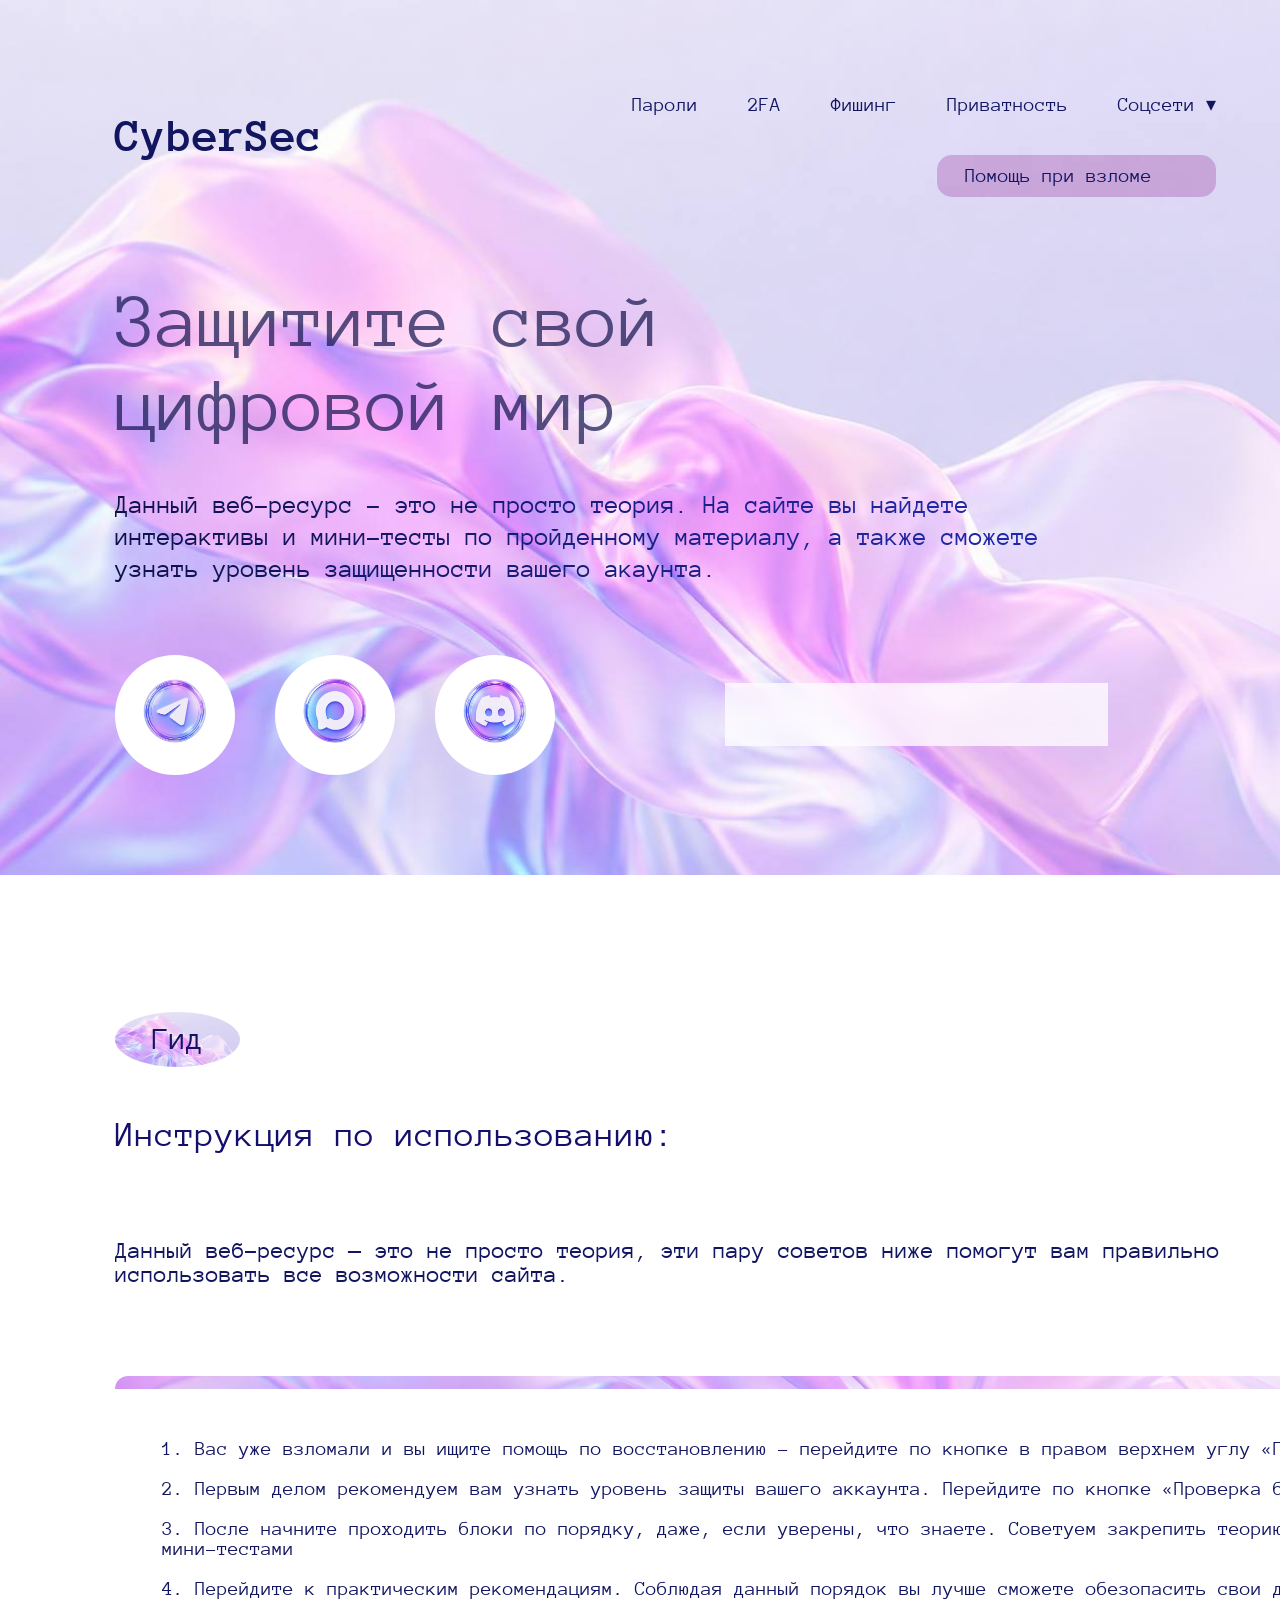
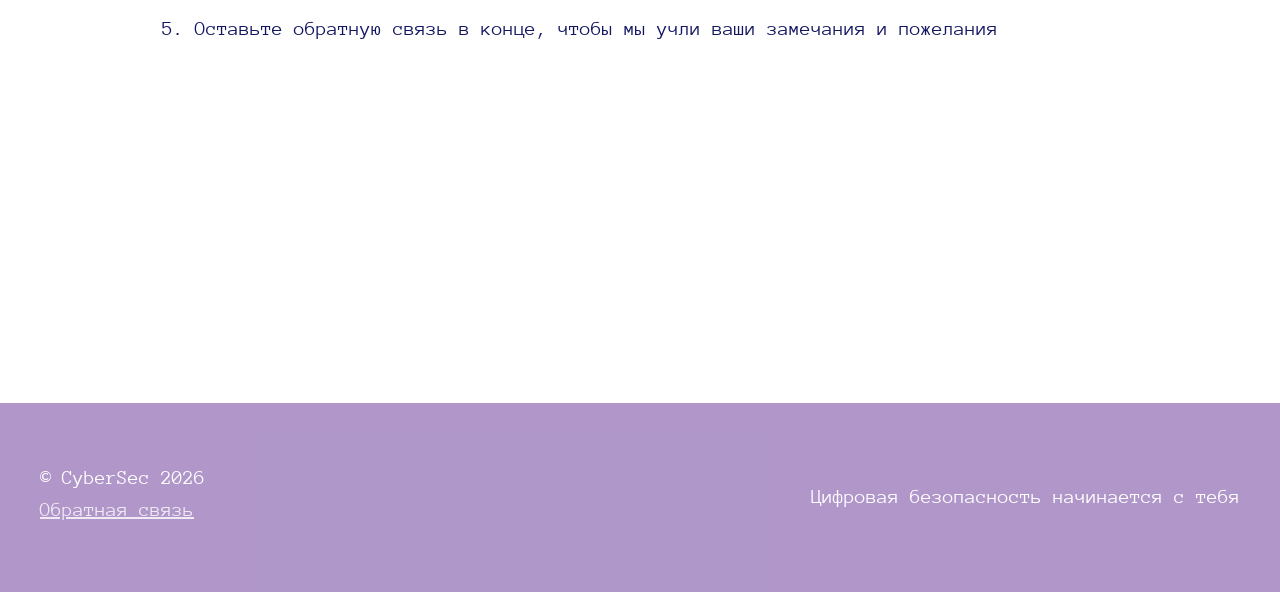
<file: index.html>
<!doctype html>
<html lang="ru">
<head>
  <meta charset="UTF-8">
  <link rel="preconnect" href="https://fonts.googleapis.com">
  <link rel="preconnect" href="https://fonts.gstatic.com" crossorigin>
  <link href="https://fonts.googleapis.com/css2?family=Anonymous+Pro&&display=swap" rel="stylesheet">
  <link href="css/index.css" rel="stylesheet">
  <title>Главная</title>
</head>
<body>
<div class="hero">
  <header>
    <nav>
      <h2 class="logotype"><a href="index.html">CyberSec</a></h2>
      <ul class="navigation">
        <li class="navigation-topics"><a href="passwords.html">Пароли</a></li>
        <li class="navigation-topics"><a href="2fa.html">2FA</a></li>
        <li class="navigation-topics"><a href="fishing.html">Фишинг</a></li>
        <li class="navigation-topics"><a href="private.html">Приватность</a></li>
        <li class="navigation-topics dropdown">
          <a href="#" class="dropdown-toggle">Соцсети ▾</a>
          <ul class="dropdown-menu">
            <li><a href="telegram.html">Telegram</a></li>
            <li><a href="max.html">Max</a></li>
            <li><a href="discord.html">Discord</a></li>
          </ul>
        </li>
        <li class="navigation-topics border-box"><a class="border-box-text" href="help.html">Помощь при взломе</a></li>
      </ul>
    </nav>
  </header>
  <main>
    <h1 class="title">Защитите свой цифровой мир</h1>
    <p class="text">Данный веб-ресурс - это не просто теория. На сайте вы  найдете  интерактивы и мини-тесты по пройденному материалу, а также сможете узнать уровень защищенности вашего акаунта.</p>
    <ul class="masangers">
      <li class="telegram eclipse"><a href="#"><img src="img/telegram.png" alt="Телеграмм"></a></li>
      <li class="max eclipse"><a href="#"><img src="img/max.png" alt="Макс"></a></li>
      <li class="discord eclipse"><a href="#"><img src="img/discord.png" alt="Дискорд"></a></li>
      <li class="safety-check-item">
        <a href="checklist.html" class="safety-btn">Проверка безопасности &rarr;</a>
      </li>
    </ul>
    <script src="js/script.js"></script>
  </main>
</div>
<div class="guide">
  <div class="quide-eclipse">
    <h2 class="guide-title">Гид</h2>
  </div>
  <h3 class="guide-sub-title">Инструкция по использованию:</h3>
  <p class="guide-text">Данный веб–ресурс — это не просто теория, эти пару советов ниже помогут вам правильно использовать все возможности сайта.</p>
  <div class="guide-list">
    <ul class="guide-list-ul">
      <li class="guide-list-li">1. Вас уже взломали и вы ищите помощь по восстановлению - перейдите по кнопке в правом верхнем углу «Помощь при взломе»</li>
      <li class="guide-list-li">2. Первым делом рекомендуем вам узнать уровень защиты вашего аккаунта. Перейдите по кнопке «Проверка безопасности»</li>
      <li class="guide-list-li">3. После начните проходить блоки по порядку, даже, если уверены, что знаете. Советуем закрепить теорию интерактивами и мини-тестами</li>
      <li class="guide-list-li">4. Перейдите к практическим рекомендациям. Соблюдая данный порядок вы лучше сможете обезопасить свои данные и аккаунт.</li>
      <li class="guide-list-li">5. Оставьте обратную связь в конце, чтобы мы учли ваши замечания и пожелания</li>
    </ul>
  </div>
</div>
<footer>
  <div class="footer-inner">
    <div class="footer-left">
      <p class="footer-copy">© CyberSec 2026</p>
      <a href="#" class="footer-link">Обратная связь</a>
    </div>
    <p class="footer-text">Цифровая безопасность начинается с тебя</p>
  </div>
</footer>
</body>
</html>
</file>
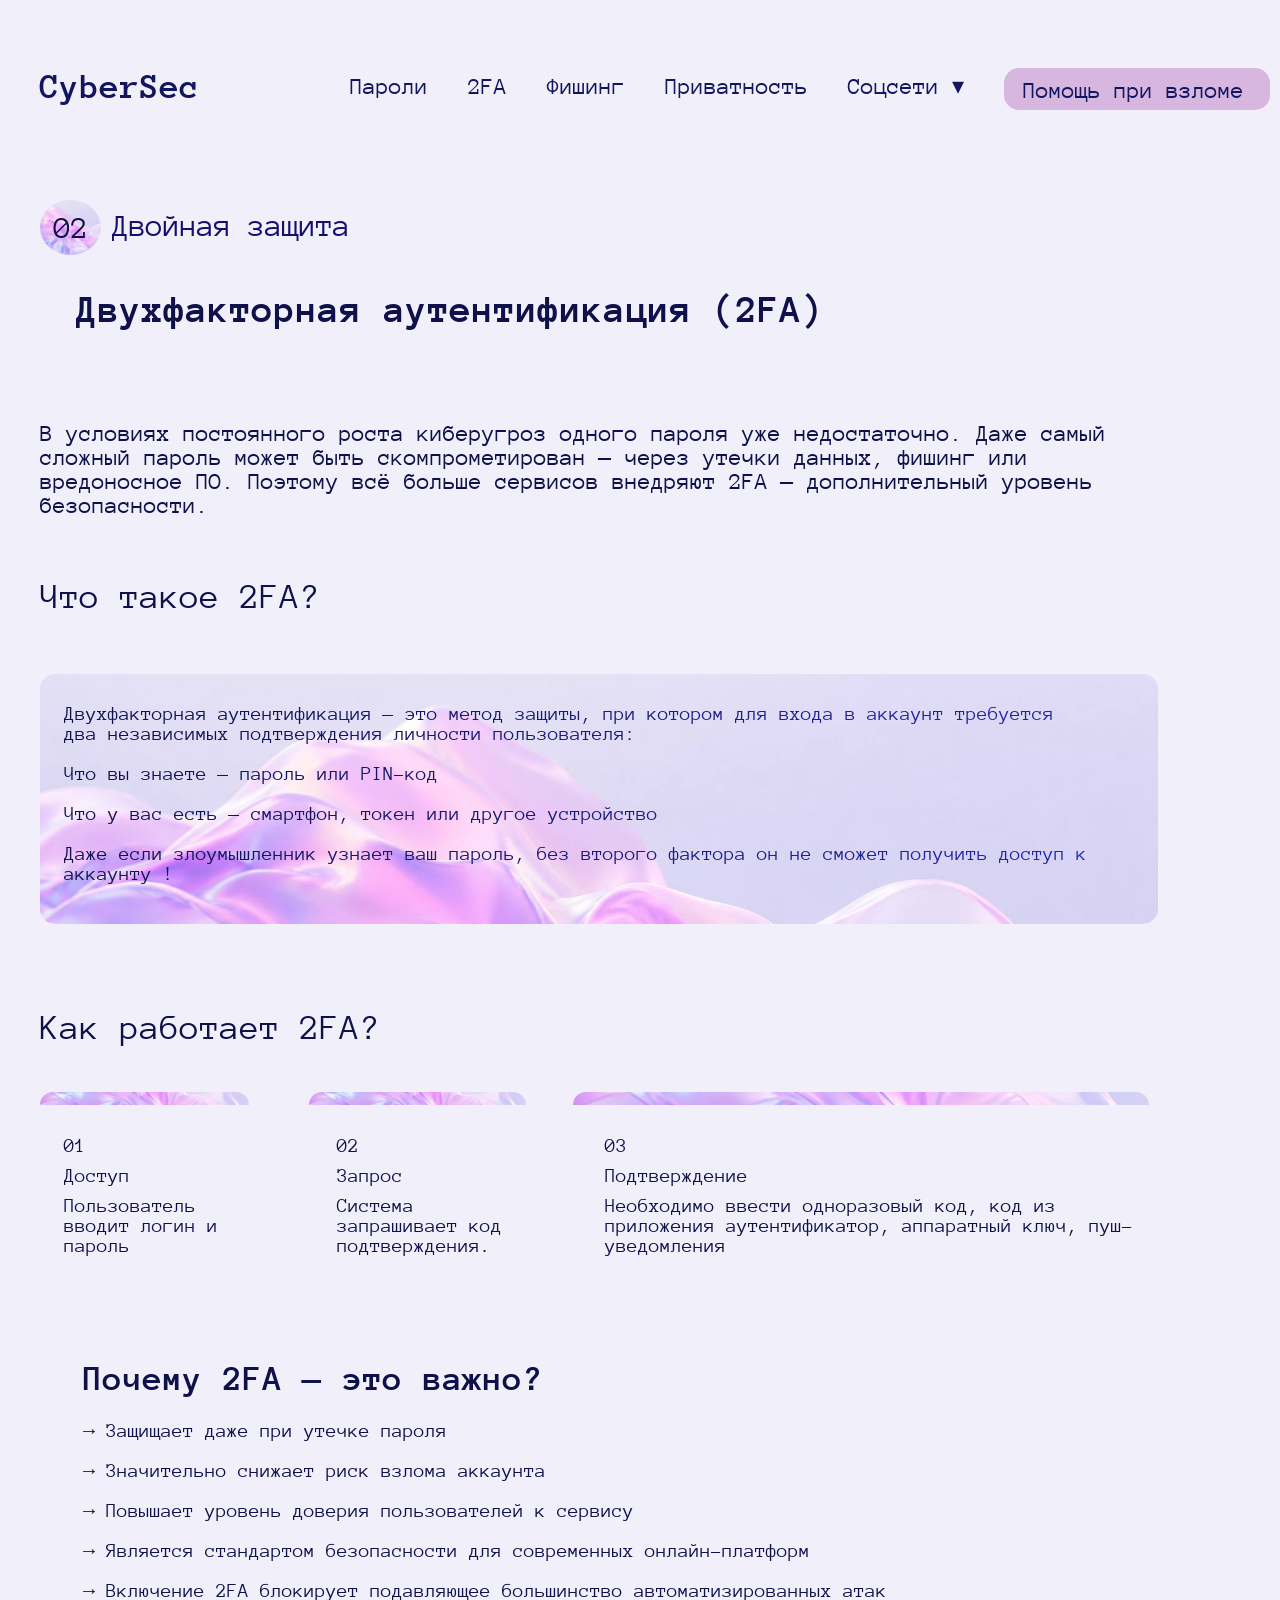
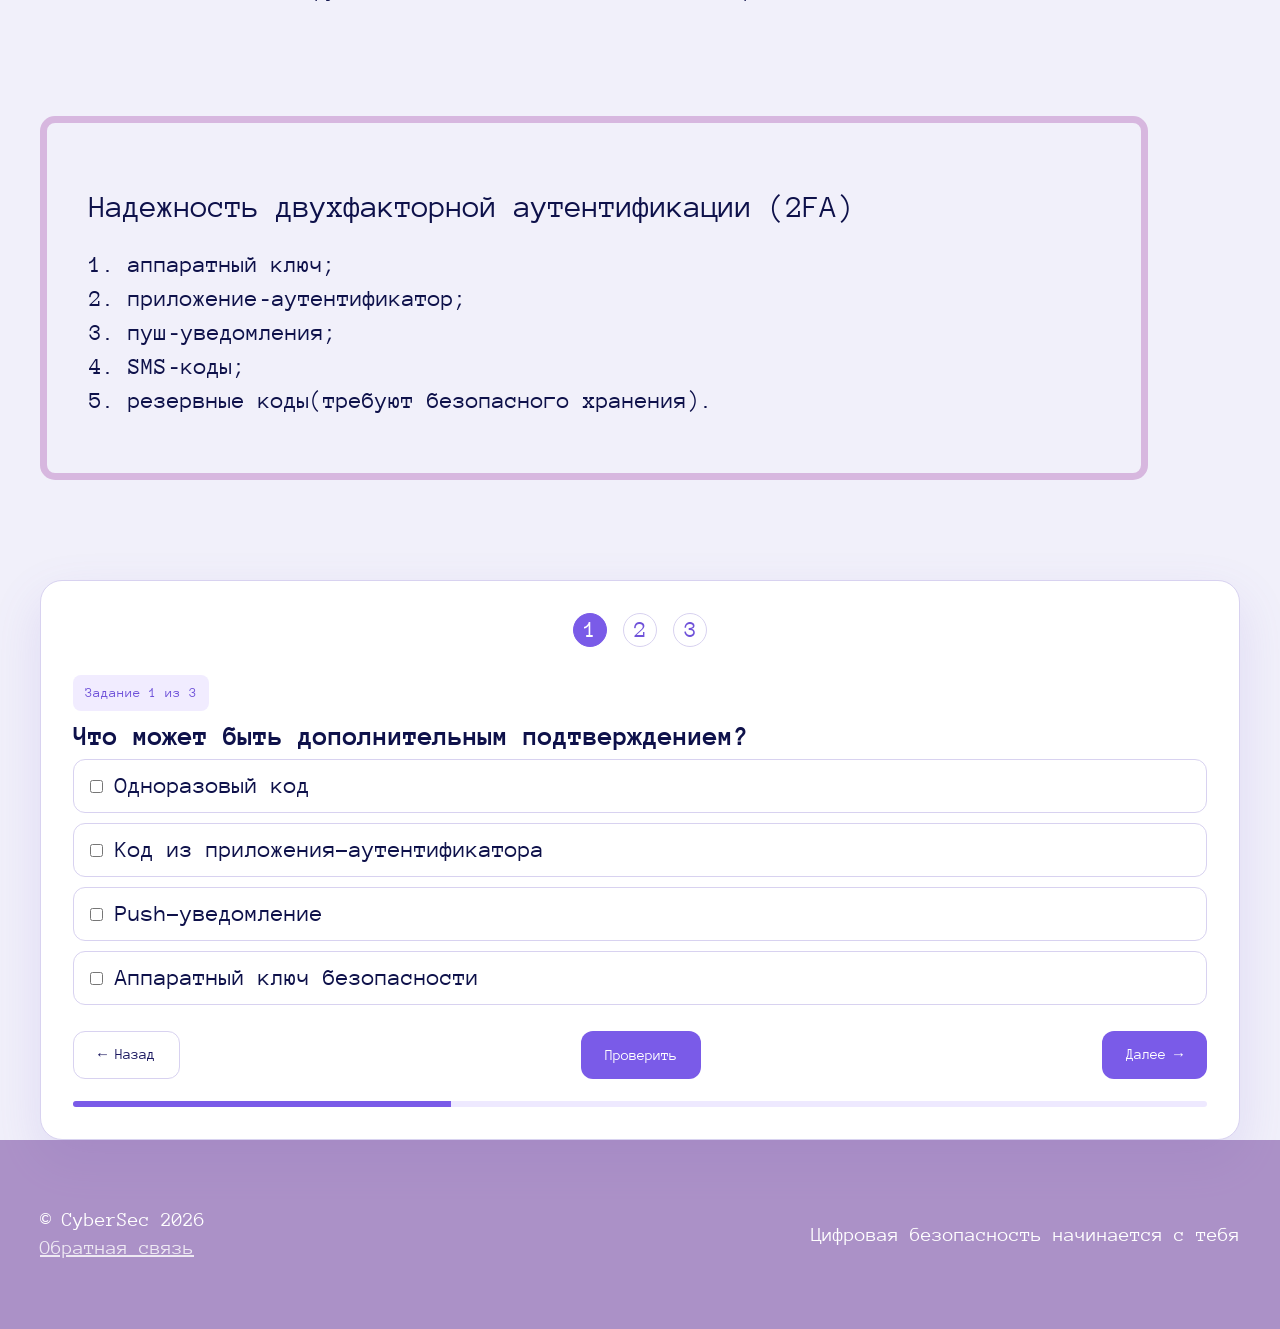
<file: 2fa.html>
<!doctype html>
<html lang="ru">
<head>
  <meta charset="UTF-8">
  <link rel="preconnect" href="https://fonts.googleapis.com">
  <link rel="preconnect" href="https://fonts.gstatic.com" crossorigin>
  <link href="https://fonts.googleapis.com/css2?family=Anonymous+Pro&&display=swap" rel="stylesheet">
  <link href="css/2fa.css" rel="stylesheet">
  <link href="css/common.css" rel="stylesheet">
  <title>2FA</title>
</head>
<body>
<div class="wrapper">
  <header>
    <nav>
      <h2 class="logotype"><a href="index.html">CyberSec</a></h2>
      <ul class="navigation">
        <li class="navigation-topics"><a href="passwords.html">Пароли</a>
        </li>
        <li class="navigation-topics"><a href="2fa.html">2FA</a>
        </li>
        <li class="navigation-topics"><a href="fishing.html">Фишинг</a>
        </li>
        <li class="navigation-topics"><a href="private.html">Приватность</a>
        </li>
        <li class="navigation-topics dropdown">
          <a href="#" class="dropdown-toggle">Соцсети ▾</a>
          <ul class="dropdown-menu">
            <li><a href="telegram.html">Telegram</a></li>
            <li><a href="max.html">Max</a></li>
            <li><a href="discord.html">Discord</a></li>
          </ul>
        </li>
        <li class="navigation-topics border-box"><a class="border-box-text" href="help.html">Помощь при взломе</a></li>
      </ul>
    </nav>
  </header>
  <main>
    <div class="logo">
      <div class="eclipse">
        <p class="eclipse-number">02</p>
      </div>
      <h2 class="header-title">Двойная защита</h2>
    </div>
    <h1 class="main-title">Двухфакторная аутентификация (2FA)</h1>
    <section class="article-1">
      <p class="article-1-text">В условиях постоянного роста киберугроз одного пароля уже недостаточно. Даже самый сложный пароль может быть скомпрометирован — через утечки данных, фишинг или вредоносное ПО. Поэтому всё больше сервисов внедряют 2FA — дополнительный уровень безопасности.</p>
    </section>
    <h2 class="additional-title-1">Что такое 2FA?</h2>
    <section class="article-2">
      <div class="article-2-information">
        <p class="article-2-text">Двухфакторная аутентификация — это метод защиты, при котором для входа в аккаунт требуется два независимых подтверждения личности пользователя:</p>
        <ul class="article-2-ul">
          <li class="article-2-li">Что вы знаете — пароль или PIN-код</li>
          <li class="article-2-li">Что у вас есть — смартфон, токен или другое устройство</li>
          <li class="article-2-li">Даже если злоумышленник узнает ваш пароль, без второго фактора он не сможет получить доступ к аккаунту !</li>
        </ul>
      </div>
    </section>
    <h2 class="additional-title-2">Как работает 2FA?</h2>
    <section class="article-3">
      <div class="article-3-information-1">
        <ul class="article-3-information-1-ul">
          <li class="article-3-information-1-li">01</li>
          <li class="article-3-information-1-li">Доступ</li>
          <li class="article-3-information-1-li">Пользователь вводит логин и пароль </li>
        </ul>
      </div>
      <div class="article-3-information-2">
        <ul class="article-3-information-2-ul">
          <li class="article-3-information-2-li">02</li>
          <li class="article-3-information-2-li">Запрос</li>
          <li class="article-3-information-2-li">Система запрашивает код подтверждения.</li>
        </ul>
      </div>
      <div class="article-3-information-3">
        <ul class="article-3-information-3-ul">
          <li class="article-3-information-3-li">03</li>
          <li class="article-3-information-3-li">Подтверждение</li>
          <li class="article-3-information-3-li">Необходимо ввести одноразовый код, код из приложения аутентификатор, аппаратный ключ, пуш-уведомления</li>
        </ul>
      </div>
    </section>
    <section class="article-4">
      <div class="article-4-information">
        <h2 class="article-4-title">Почему 2FA — это важно?</h2>
        <ul class="article-4-ul">
          <li class="article-4-li">&rarr; Защищает даже при утечке пароля</li>
          <li class="article-4-li">&rarr; Значительно снижает риск взлома аккаунта</li>
          <li class="article-4-li">&rarr; Повышает уровень доверия пользователей к сервису</li>
          <li class="article-4-li">&rarr; Является стандартом безопасности для современных онлайн-платформ</li>
          <li class="article-4-li">&rarr; Включение 2FA блокирует подавляющее большинство автоматизированных атак</li>
        </ul>
      </div>
    </section>
    <section class="article-5">
      <div class="article-5-information">
        <h2 class="article-5-title">Надежность двухфакторной аутентификации (2FA)</h2>
        <ul class="article-5-list">
          <li class="article-5-item">1. аппаратный ключ;</li>
          <li class="article-5-item">2. приложение‑аутентификатор;</li>
          <li class="article-5-item">3. пуш‑уведомления;</li>
          <li class="article-5-item">4. SMS‑коды;</li>
          <li class="article-5-item">5. резервные коды(требуют безопасного хранения).</li>
        </ul>
      </div>
    </section>
    <section class="game">
      <div class="card">
        <div class="steps" id="steps"></div>
        <div id="questionContent"></div>
        <div class="buttons">
          <button class="secondary" id="prevBtn">← Назад</button>
          <button class="primary" id="checkBtn">Проверить</button>
          <button class="primary" id="nextBtn">Далее →</button>
        </div>
        <div class="progress">
          <div class="progress-fill" id="progressFill"></div>
        </div>
      </div>
    </section>
    <a id="next-page-btn" class="next-page-btn" href="#">Следующая страница</a>
    <script src="js/2fa.js"></script>
    <script src="js/script.js"></script>
  </main>
</div>
<footer>
  <div class="footer-inner">
    <div class="footer-left">
      <p class="footer-copy">© CyberSec 2026</p>
      <a href="#" class="footer-link">Обратная связь</a>
    </div>
    <p class="footer-text">Цифровая безопасность начинается с тебя</p>
  </div>
</footer>
</body>
</html>
</file>
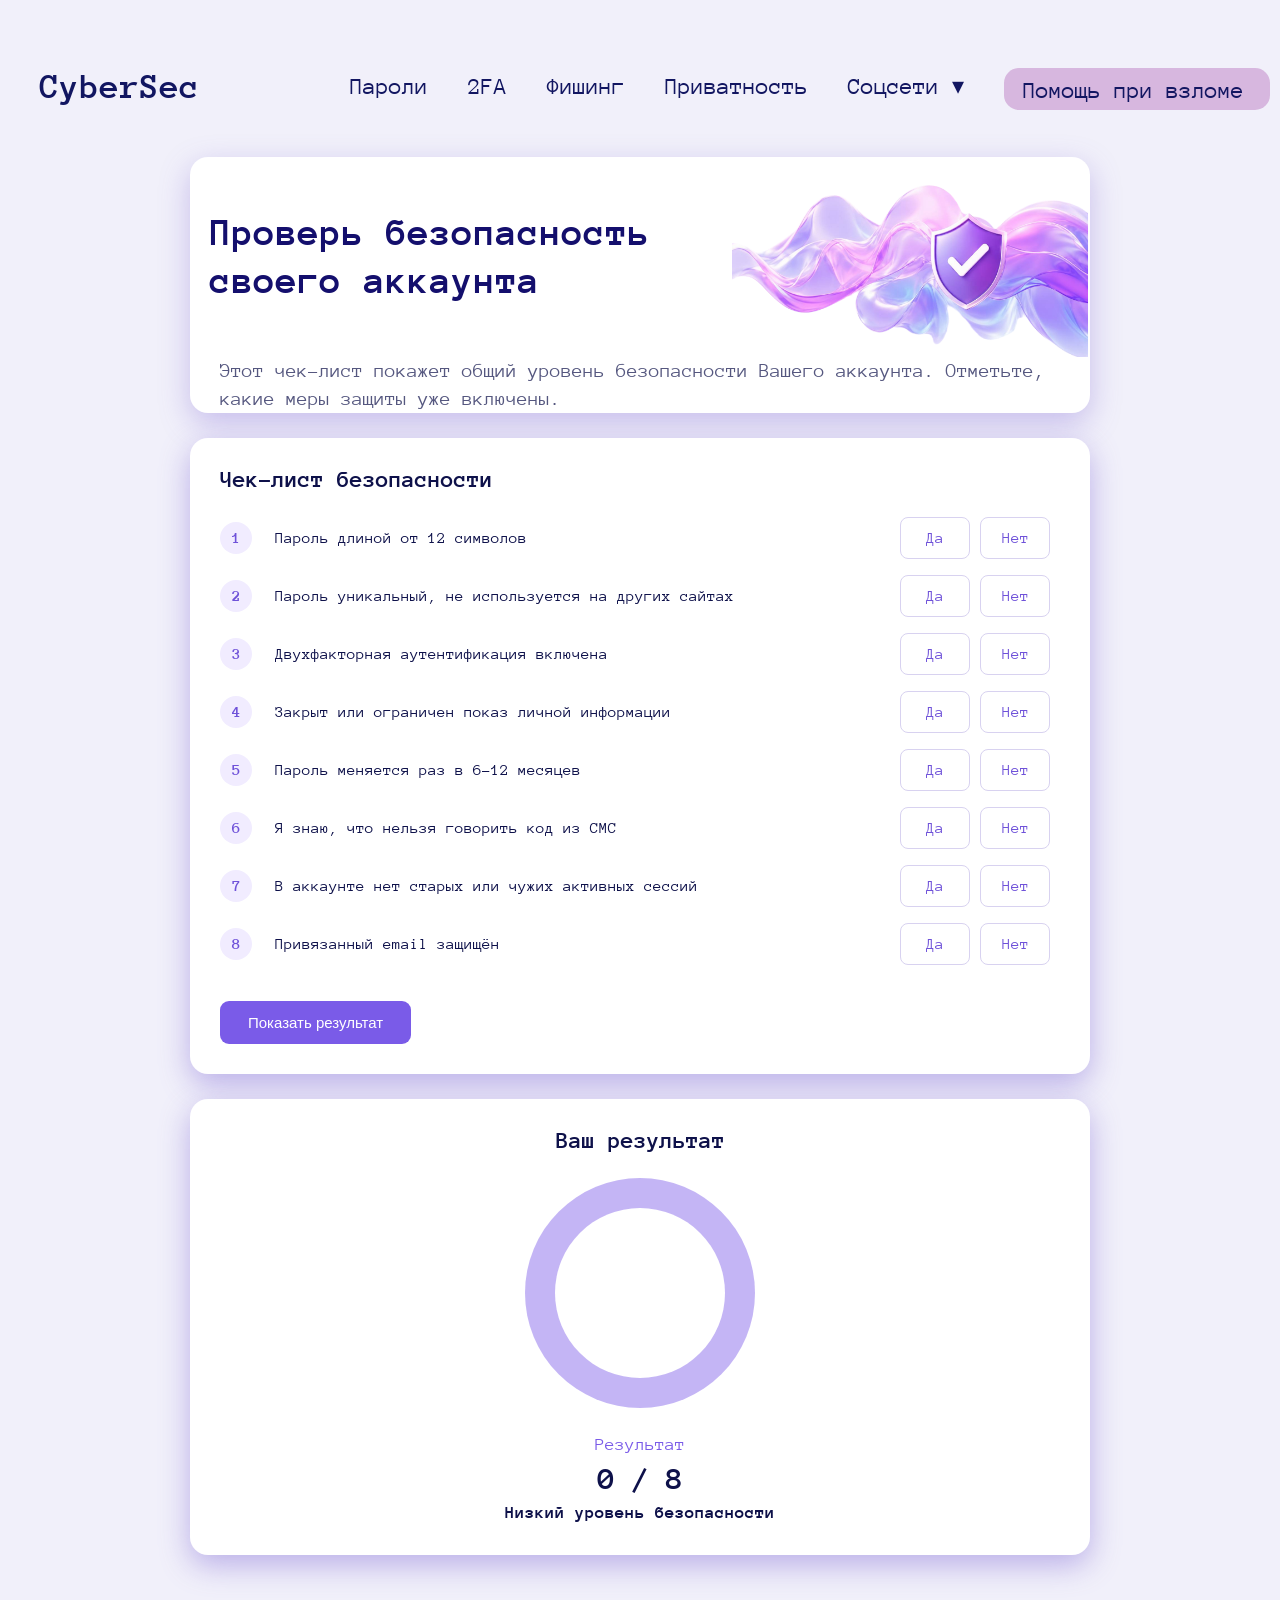
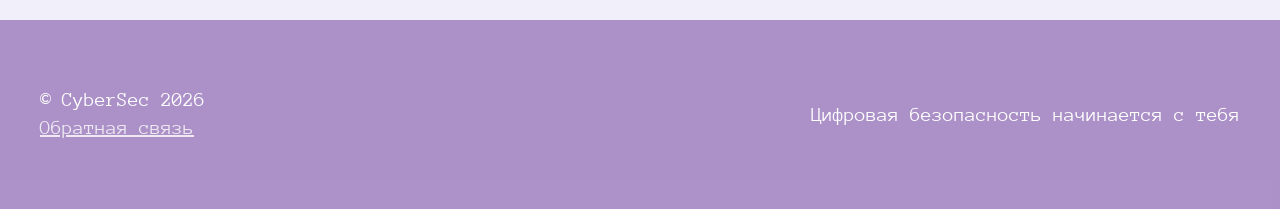
<file: checklist.html>
<!DOCTYPE html>
<html lang="ru">
<head>
  <meta charset="UTF-8">
  <meta name="viewport" content="width=device-width, initial-scale=1.0">
  <link rel="preconnect" href="https://fonts.googleapis.com">
  <link rel="preconnect" href="https://fonts.gstatic.com" crossorigin>
  <link href="https://fonts.googleapis.com/css2?family=Anonymous+Pro&&display=swap" rel="stylesheet">
  <link href="css/common.css" rel="stylesheet">
  <link href="css/checklist.css" rel="stylesheet">
  <title>Чек-лист безопасности</title>
<body>
    <div class="wrapper">
        <header>
            <nav>
            <h2 class="logotype"><a href="index.html">CyberSec</a></h2>
            <ul class="navigation">
                <li class="navigation-topics"><a href="passwords.html">Пароли</a>
                </li>
                <li class="navigation-topics"><a href="2fa.html">2FA</a>
                </li>
                <li class="navigation-topics"><a href="fishing.html">Фишинг</a>
                </li>
                <li class="navigation-topics"><a href="private.html">Приватность</a>
                </li>
                <li class="navigation-topics dropdown">
                <a href="#" class="dropdown-toggle">Соцсети ▾</a>
                <ul class="dropdown-menu">
                    <li><a href="telegram.html">Telegram</a></li>
                    <li><a href="max.html">Max</a></li>
                    <li><a href="discord.html">Discord</a></li>
                </ul>
                </li>
                <li class="navigation-topics border-box"><a class="border-box-text" href="help.html">Помощь при взломе</a></li>
            </ul>
            </nav>
        </header>
        <main>
            <div class="hero">
                <div class="hero-top">
                    <h1>Проверь безопасность<br>своего аккаунта</h1>
                    <img src="img/checklist.png" alt="checklist">
                </div>
                <div class="hero-bottom">
                    <p>Этот чек-лист покажет общий уровень безопасности Вашего аккаунта. Отметьте, какие меры защиты уже включены.</p>
                </div>
            </div>
            <div class="card">
                <h2>Чек-лист безопасности</h2>
                <div id="checklist"></div>
                <button onclick="showResult()">Показать результат</button>
            </div>
            <div class="card result-card">
                <h2>Ваш результат</h2>
                <div class="diagram" id="diagram">
                    <div class="diagram-inner"></div>
                </div>
                <div class="result-title">Результат</div>
                <div class="score" id="score">0 / 8</div>
                <div class="level" id="level">Выберите ответы</div>
            </div>
            <script src="js/checklist.js"></script>
        </main>
    </div>
    <footer>
        <div class="footer-inner">
            <div class="footer-left">
            <p class="footer-copy">© CyberSec 2026</p>
            <a href="#" class="footer-link">Обратная связь</a>
            </div>
            <p class="footer-text">Цифровая безопасность начинается с тебя</p>
        </div>
    </footer>
</body>
</html>
</file>
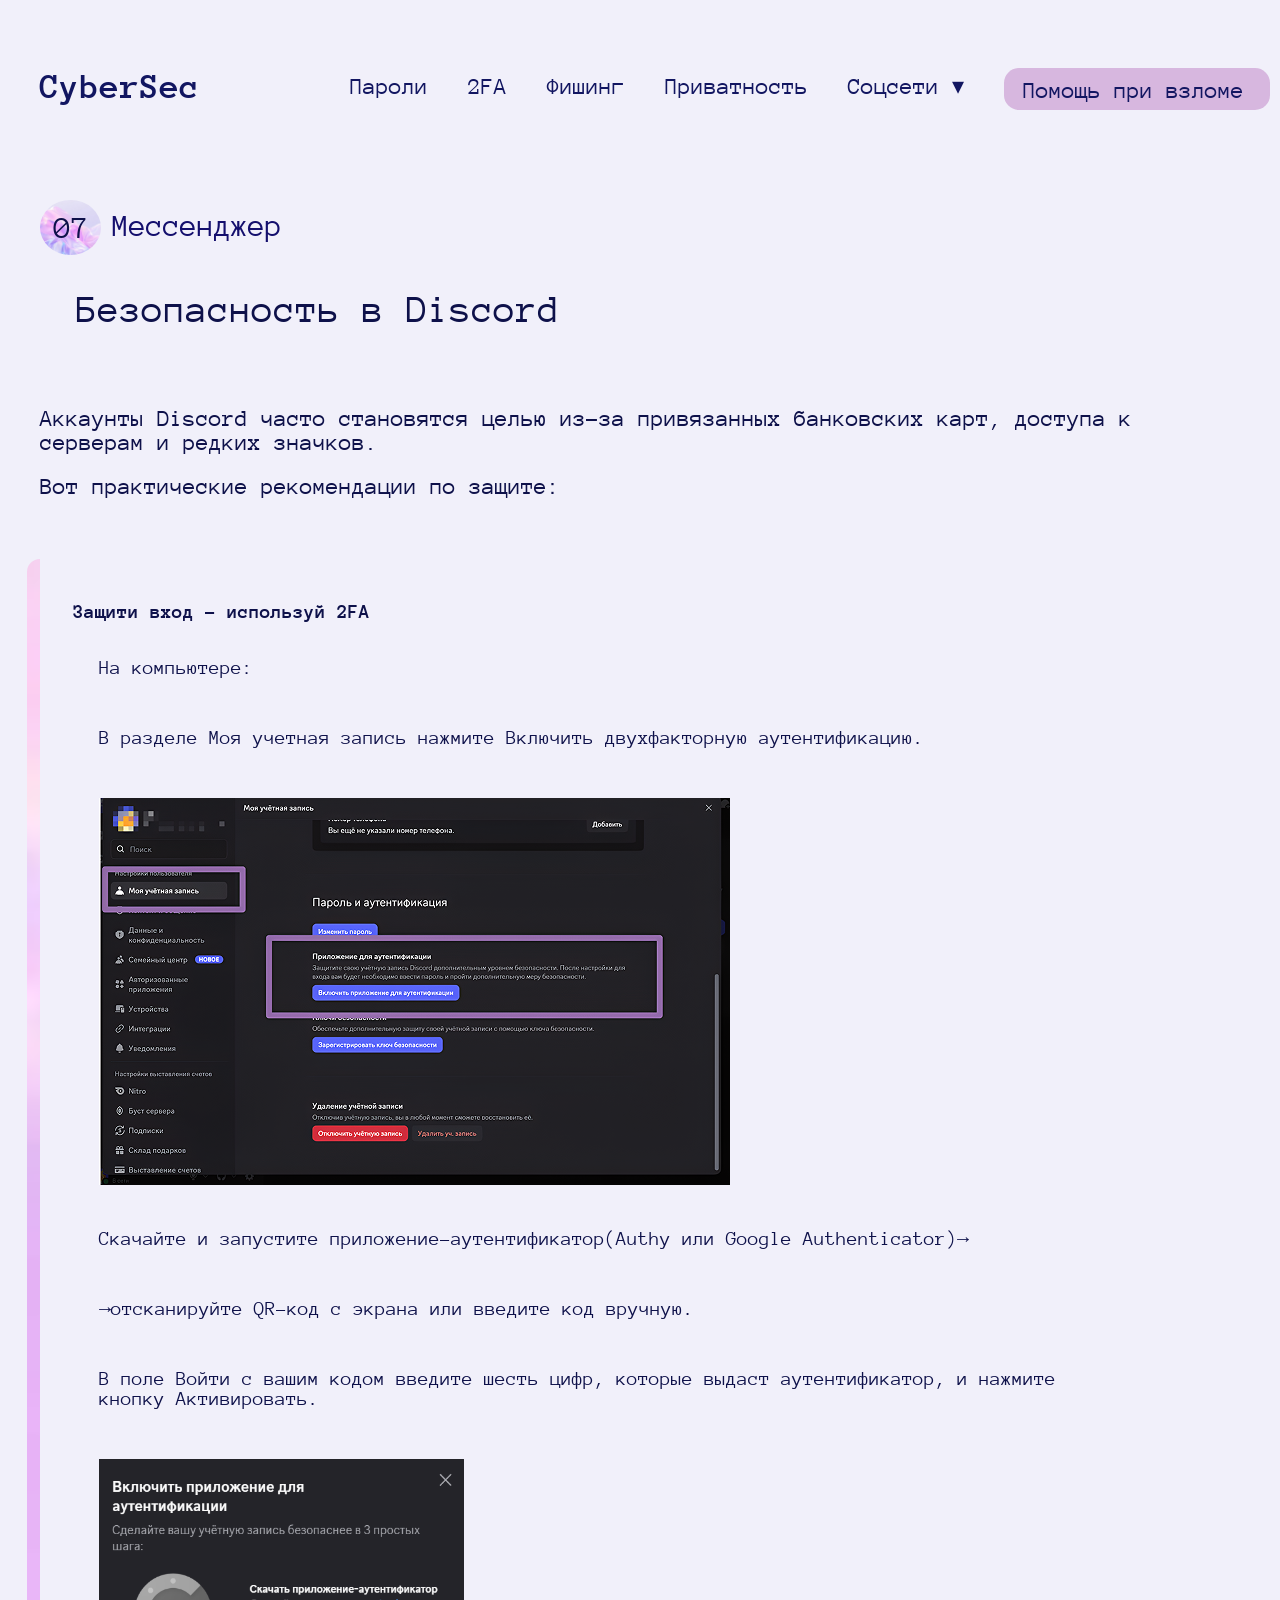
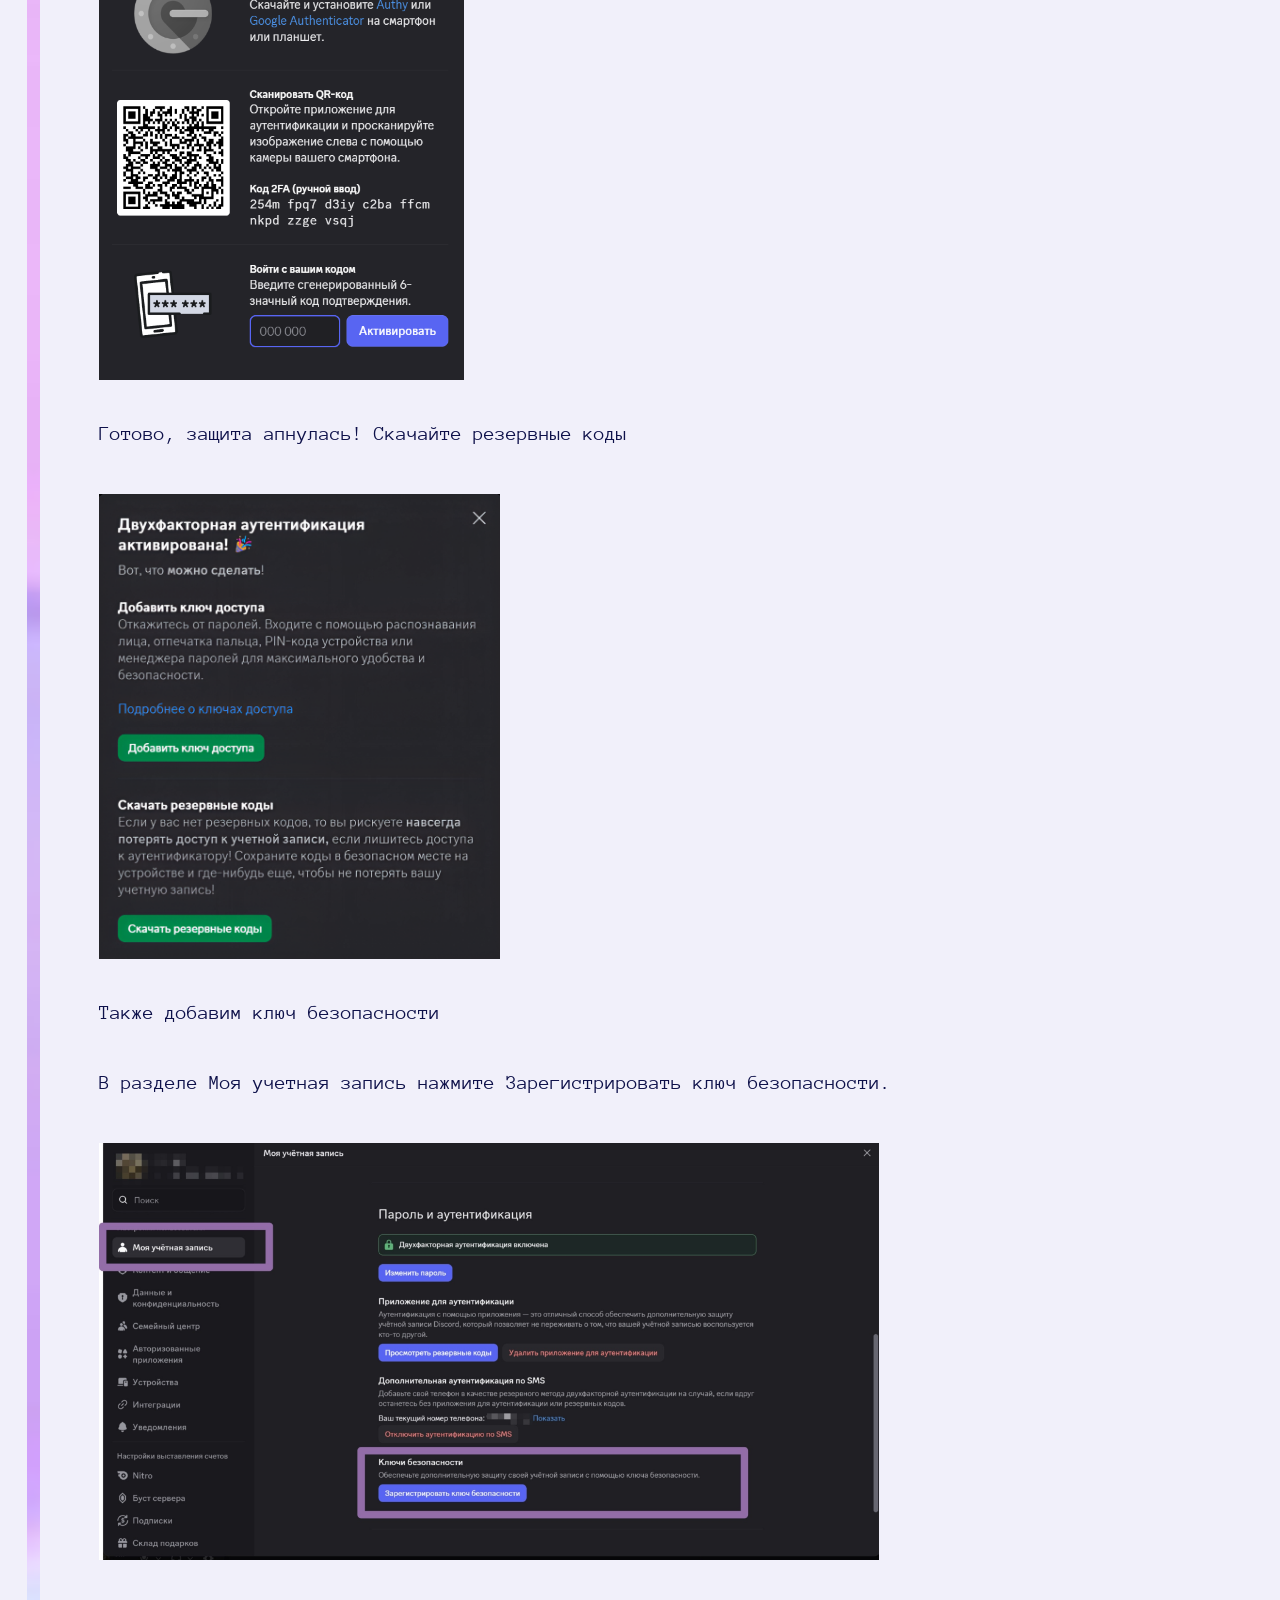
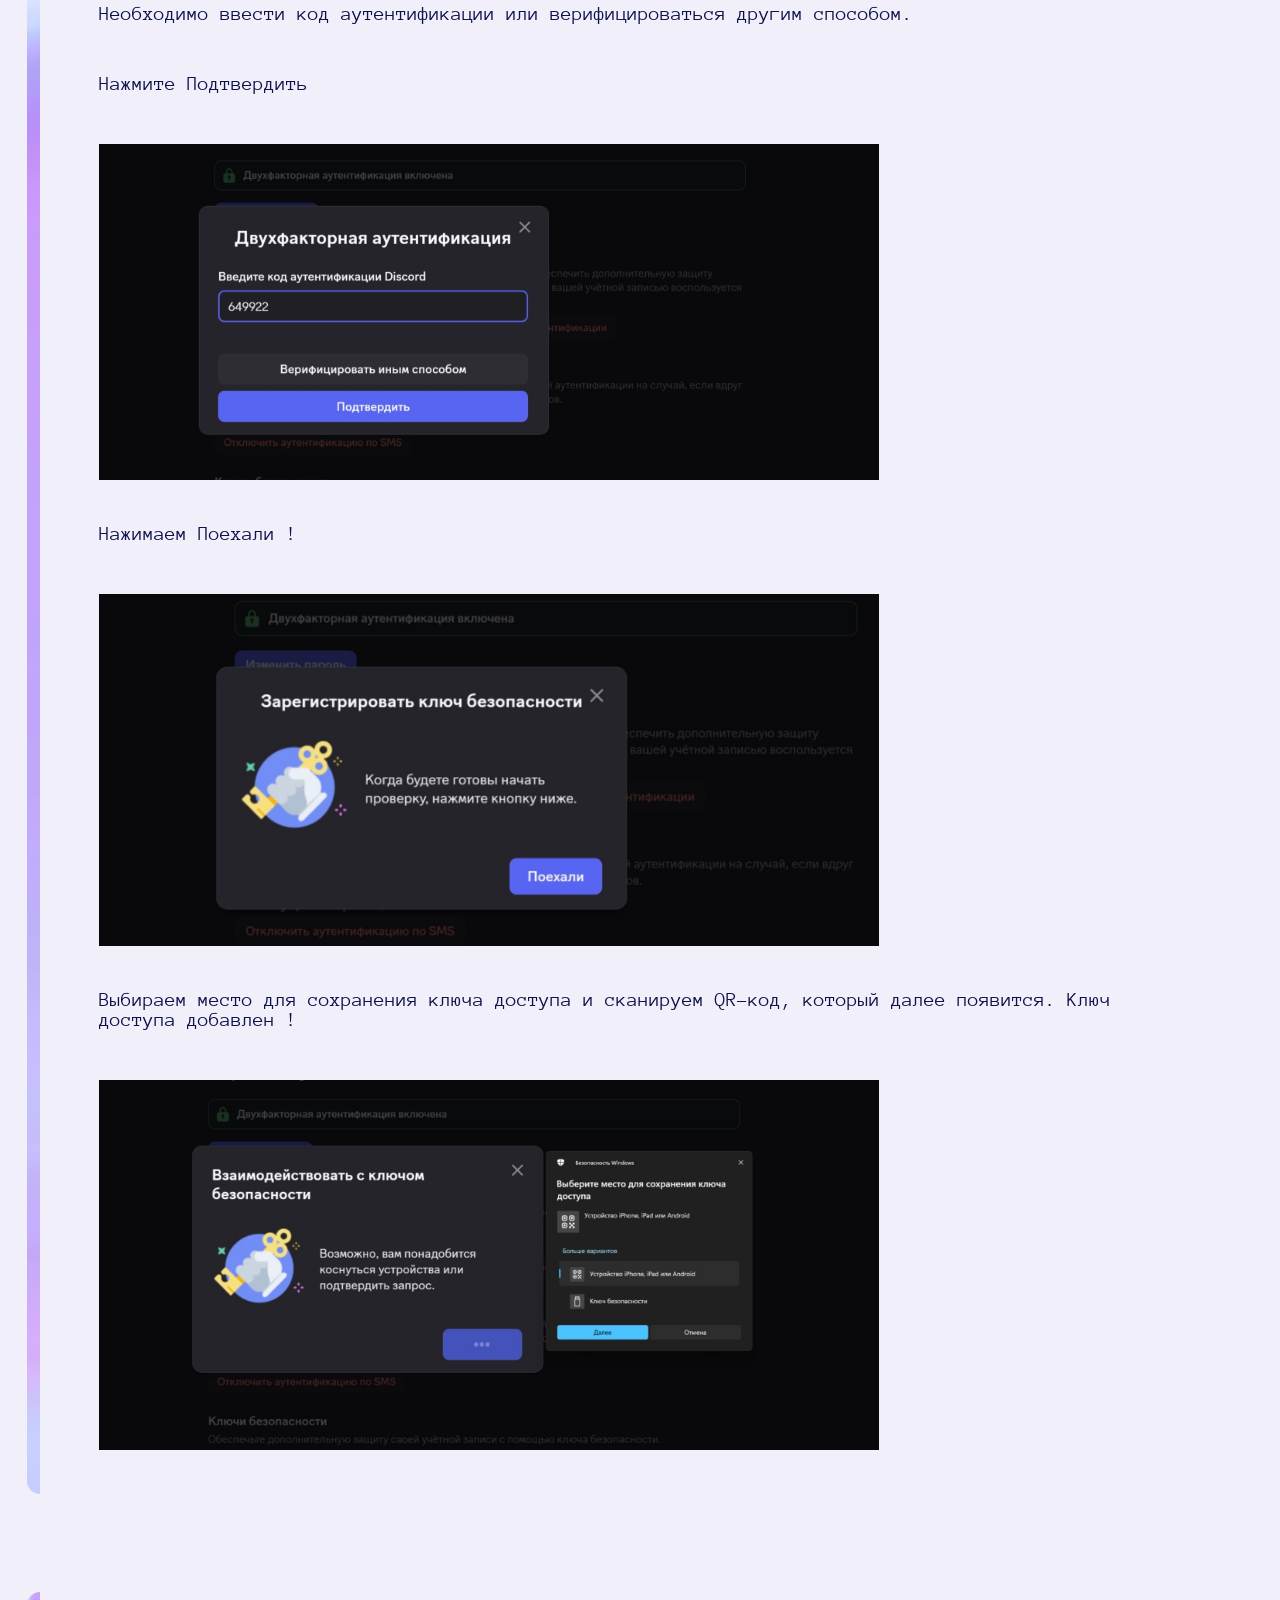
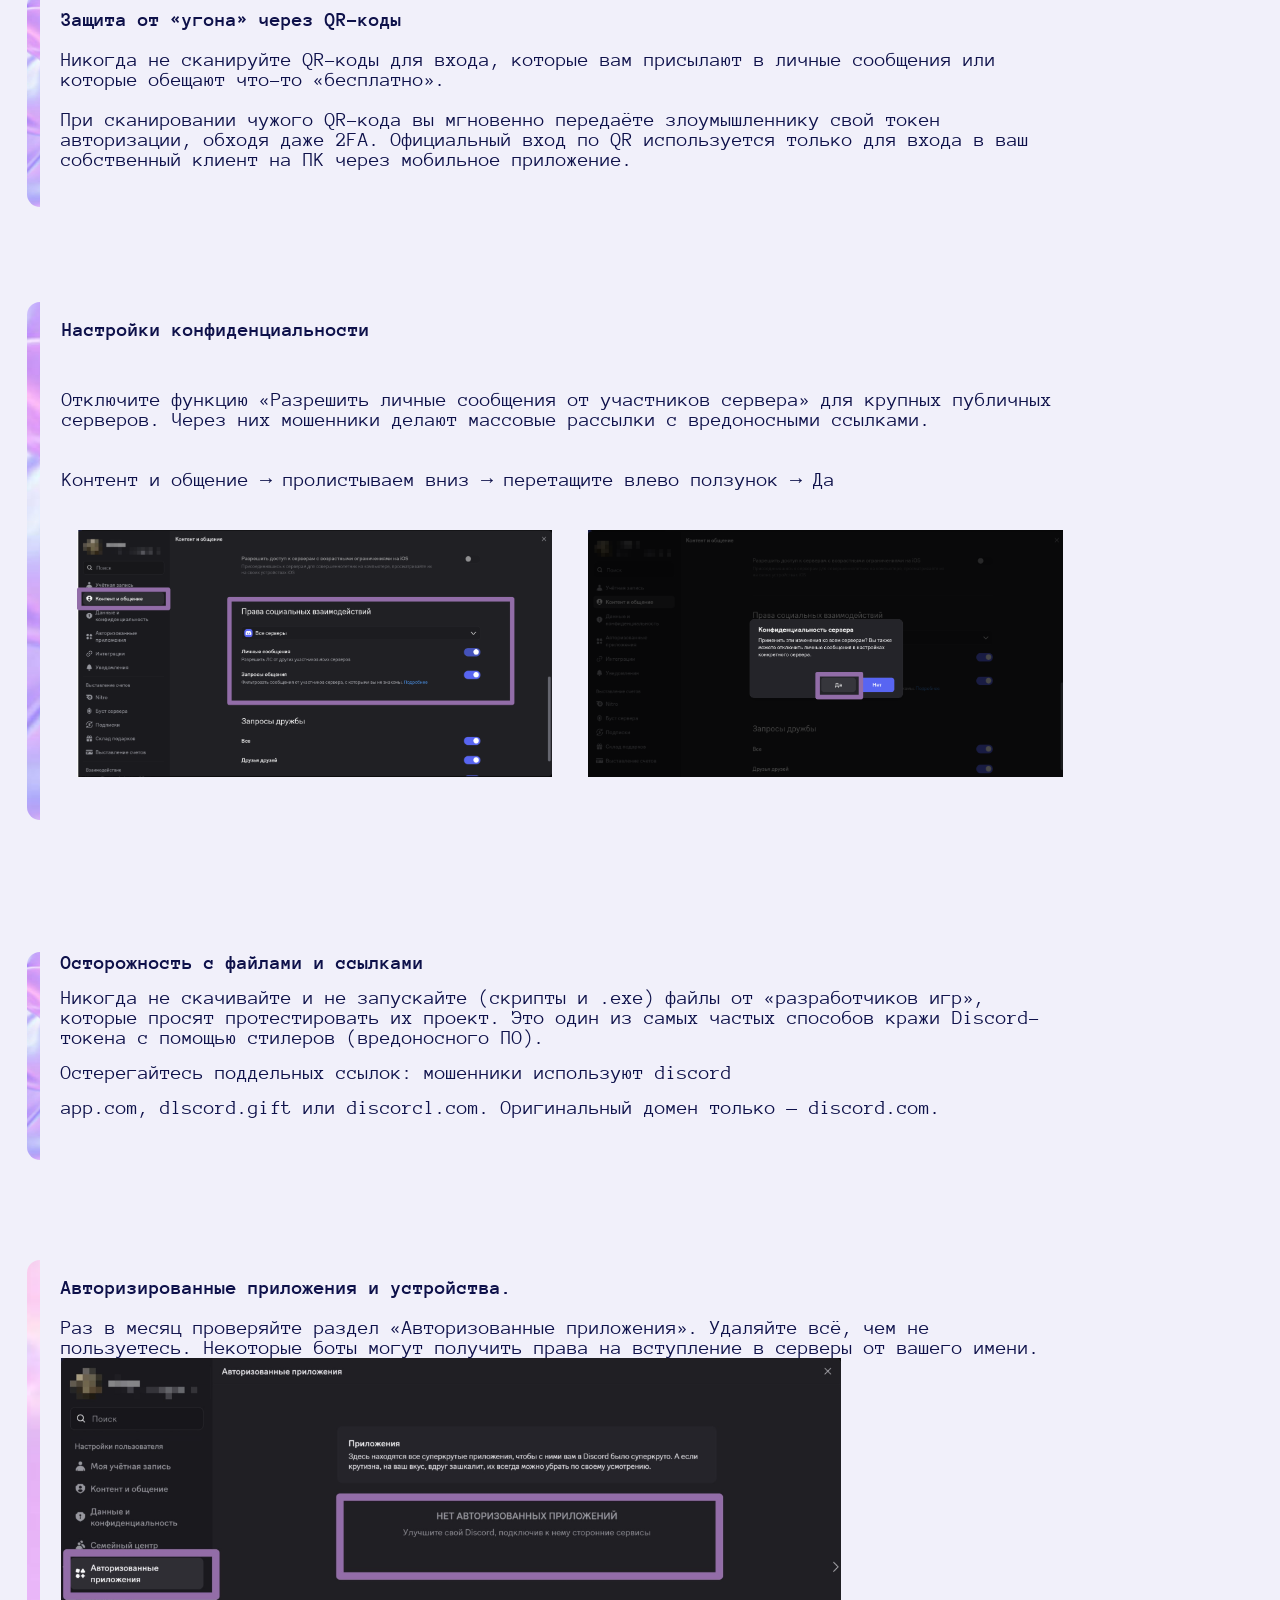
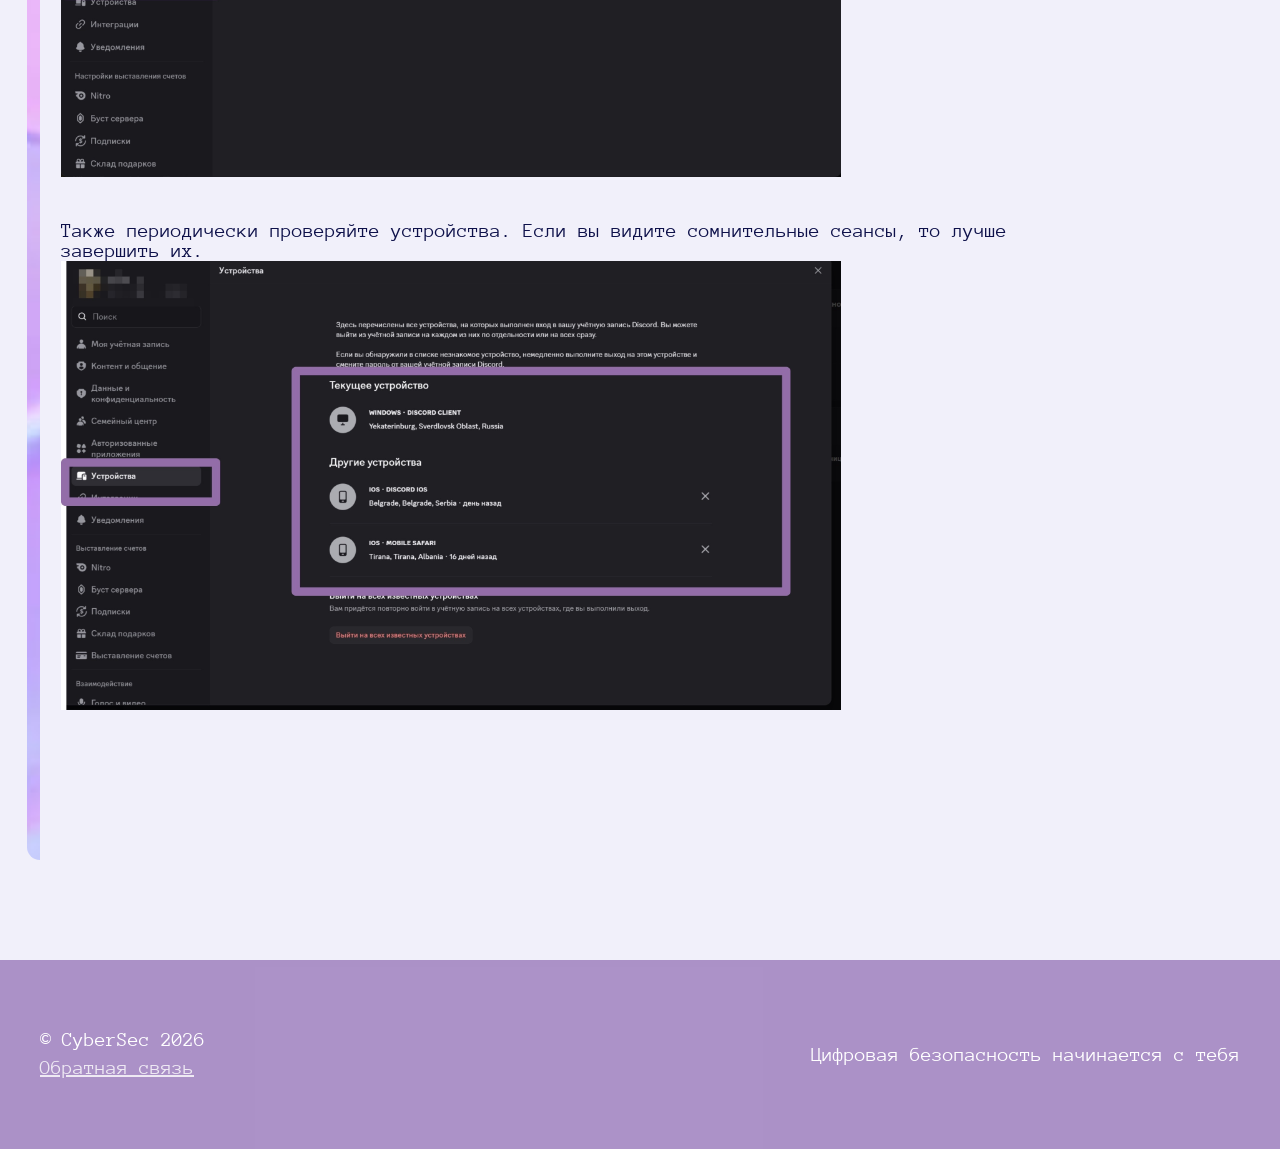
<file: discord.html>
<!doctype html>
<html lang="ru">
<head>
  <meta charset="UTF-8">
  <link rel="preconnect" href="https://fonts.googleapis.com">
  <link rel="preconnect" href="https://fonts.gstatic.com" crossorigin>
  <link href="https://fonts.googleapis.com/css2?family=Anonymous+Pro&&display=swap" rel="stylesheet">
  <link href="css/discord.css" rel="stylesheet">
  <link href="css/common.css" rel="stylesheet">
  <title>Дискорд</title>
</head>
<body>
<div class="wrapper">
  <header>
    <nav>
      <h2 class="logotype"><a href="index.html">CyberSec</a></h2>
      <ul class="navigation">
        <li class="navigation-topics"><a href="passwords.html">Пароли</a>
        </li>
        <li class="navigation-topics"><a href="2fa.html">2FA</a>
        </li>
        <li class="navigation-topics"><a href="fishing.html">Фишинг</a>
        </li>
        <li class="navigation-topics"><a href="private.html">Приватность</a>
        </li>
        <li class="navigation-topics dropdown">
          <a href="#" class="dropdown-toggle">Соцсети ▾</a>
          <ul class="dropdown-menu">
            <li><a href="telegram.html">Telegram</a></li>
            <li><a href="max.html">Max</a></li>
            <li><a href="discord.html">Discord</a></li>
          </ul>
        </li>
        <li class="navigation-topics border-box"><a class="border-box-text" href="help.html">Помощь при взломе</a></li>
      </ul>
    </nav>
  </header>
  <main>
    <div class="logo">
      <div class="eclipse">
        <p class="eclipse-number">07</p>
      </div>
      <h2 class="header-title">Мессенджер</h2>
    </div>
    <h1 class="main-title">Безопасность в Discord</h1>
    <section class="article-1">
      <p class="article-1-text">Аккаунты Discord часто становятся целью из-за привязанных банковских карт, доступа к серверам и редких значков.</p>
      <p class="article-1-text">Вот практические рекомендации по защите:</p>
    </section>
    <section class="article-2">
      <p class="article-2-title">Защити вход - используй 2FA</p>
      <div class="article-2-information">
        <p class="article-2-text">На компьютере:</p>
        <p class="article-2-text">В разделе Моя учетная запись нажмите Включить двухфакторную аутентификацию.</p>
        <img src="img/ds1.png" width="631" height="387" class="settings">
        <p class="article-2-text">Скачайте и запустите приложение-аутентификатор(Authy или Google Authenticator)→</p>
        <p class="article-2-text">→отсканируйте QR-код с экрана или введите код вручную.</p>
        <p class="article-2-text">В поле Войти с вашим кодом введите шесть цифр, которые выдаст аутентификатор, и нажмите кнопку Активировать.</p>
        <img src="img/ds2.png" width="365" height="521" class="settings"/>
        <p class="article-2-text">Готово, защита апнулась! Скачайте резервные коды</p>
        <img src="img/ds3.png" width="401" height="465" class="settings"/>
        <p class="article-2-text">Также добавим ключ безопасности</p>
        <p class="article-2-text">В разделе Моя учетная запись нажмите Зарегистрировать ключ безопасности.</p>
        <img src="img/ds4.png" width="780" height="417" class="settings">
        <p class="article-2-text">Необходимо ввести код аутентификации или верифицироваться другим способом.</p>
        <p class="article-2-text">Нажмите Подтвердить</p>
        <img src="img/ds5.png" width="780" height="336" class="settings">
        <p class="article-2-text">Нажимаем Поехали !</p>
        <img src="img/ds6.png" width="780" height="352" class="settings">
        <p class="article-2-text">Выбираем место для сохранения ключа доступа и сканируем QR-код, который далее появится. Ключ доступа добавлен !</p>
        <img src="img/ds7.png" width="780" height="370" class="settings">
      </div>
    </section>
    <section class="article-3">
      <div class="article-3-information">
        <p class="article-3-title">Защита от «угона» через QR-коды</p>
        <p class="article-3-text">Никогда не сканируйте QR-коды для входа, которые вам присылают в личные сообщения или которые обещают что-то «бесплатно».</p>
        <p class="article-3-text">При сканировании чужого QR-кода вы мгновенно передаёте злоумышленнику свой токен авторизации, обходя даже 2FA. Официальный вход по QR используется только для входа в ваш собственный клиент на ПК через мобильное приложение.</p>
      </div>
    </section>
    <section class="article-4">
      <div class="article-4-information">
        <p class="article-4-title">Настройки конфиденциальности</p>
        <p class="article-4-text">Отключите функцию «Разрешить личные сообщения от участников сервера» для крупных публичных серверов. Через них мошенники делают массовые рассылки с вредоносными ссылками.</p>
        <p class="article-4-text">Контент и общение → пролистываем вниз → перетащите влево ползунок → Да</p>
        <div class="article-4-photo">
          <img src="img/ds8.png" width="475" height="247">
          <img src="img/ds9.png" width="475" height="247">
        </div>
      </div>
    </section>
    <section class="article-5">
      <div class="article-5-information">
        <p class="article-5-title">Осторожность с файлами и ссылками</p>
        <p class="article-5-text">Никогда не скачивайте и не запускайте (скрипты и .exe) файлы от «разработчиков игр», которые просят протестировать их проект. Это один из самых частых способов кражи Discord-токена с помощью стилеров (вредоносного ПО).</p>
        <p class="article-5-text">Остерегайтесь поддельных ссылок: мошенники используют discord</p>
        <p class="article-5-text">app.com, dlscord.gift или discorcl.com. Оригинальный домен только — discord.com.</p>
      </div>
    </section>
    <section class="article-6">
      <div class="article-6-information">
        <p class="article-6-title">Авторизированные приложения и устройства.</p>
        <p class="article-6-text">Раз в месяц проверяйте раздел «Авторизованные приложения». Удаляйте всё, чем не пользуетесь. Некоторые боты могут получить права на вступление в серверы от вашего имени.</p>
        <img src="img/ds10.png" width="780" height="419" class="settings">
        <p class="article-6-text">Также периодически проверяйте устройства. Если вы видите сомнительные сеансы, то лучше завершить их.</p>
        <img src="img/ds11.png" width="780" height="449" class="settings">
      </div>
    </section>
    <script src="js/script.js"></script>
  </main>
</div>
<footer>
  <div class="footer-inner">
    <div class="footer-left">
      <p class="footer-copy">© CyberSec 2026</p>
      <a href="#" class="footer-link">Обратная связь</a>
    </div>
    <p class="footer-text">Цифровая безопасность начинается с тебя</p>
  </div>
</footer>
</body>
</html>
</file>
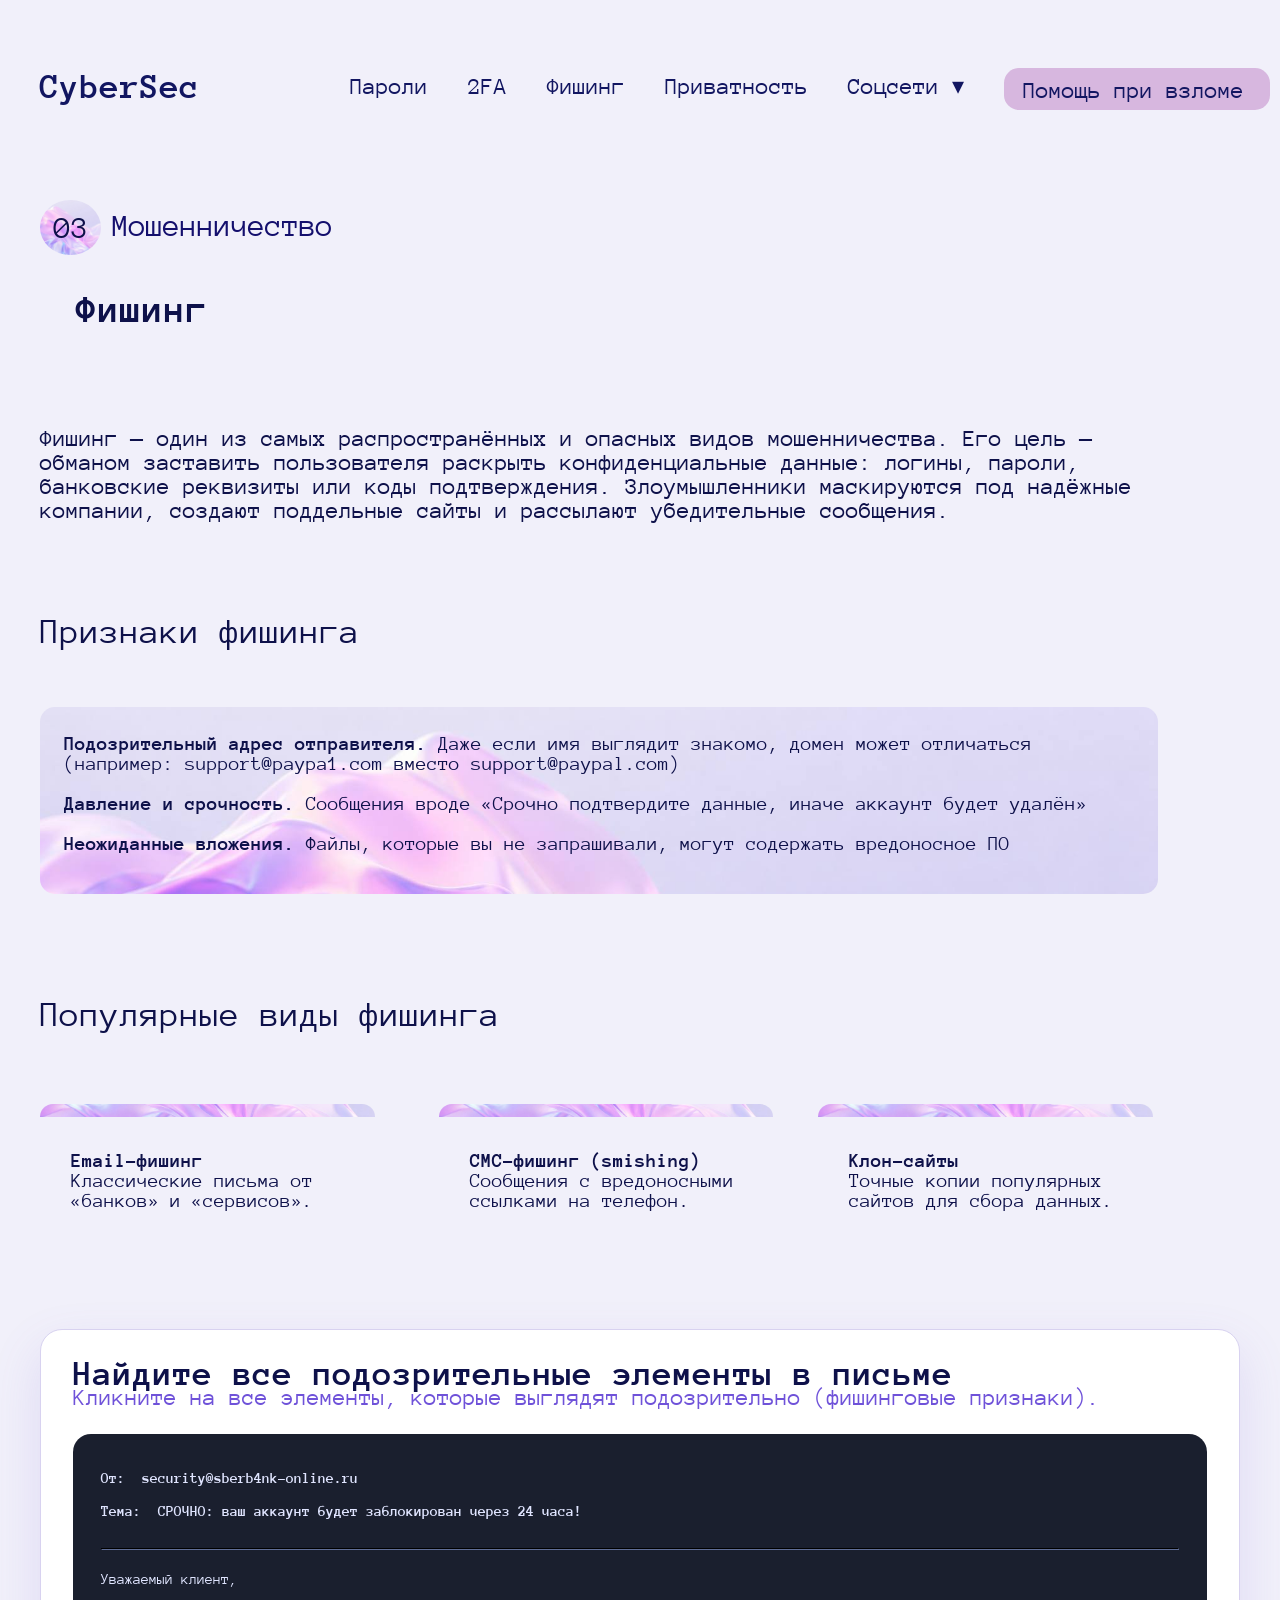
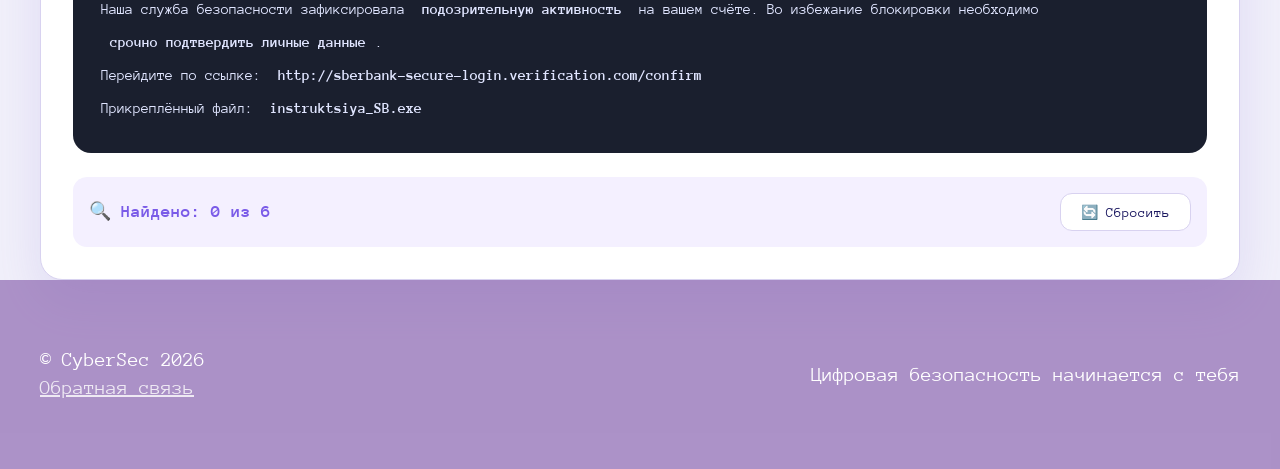
<file: fishing.html>
<!doctype html>
<html lang="ru">
<head>
  <meta charset="UTF-8">
  <link rel="preconnect" href="https://fonts.googleapis.com">
  <link rel="preconnect" href="https://fonts.gstatic.com" crossorigin>
  <link href="https://fonts.googleapis.com/css2?family=Anonymous+Pro&&display=swap" rel="stylesheet">
  <link href="css/fishing.css" rel="stylesheet">
  <link href="css/common.css" rel="stylesheet">
  <title>Фишинг</title>
</head>
<body>
<div class="wrapper">
  <header>
    <nav>
        <h2 class="logotype"><a href="index.html">CyberSec</a></h2>
        <ul class="navigation">
          <li class="navigation-topics"><a href="passwords.html">Пароли</a>
          </li>
          <li class="navigation-topics"><a href="2fa.html">2FA</a>
          </li>
          <li class="navigation-topics"><a href="fishing.html">Фишинг</a>
          </li>
          <li class="navigation-topics"><a href="private.html">Приватность</a>
          </li>
          <li class="navigation-topics dropdown">
            <a href="#" class="dropdown-toggle">Соцсети ▾</a>
            <ul class="dropdown-menu">
              <li><a href="telegram.html">Telegram</a></li>
              <li><a href="max.html">Max</a></li>
              <li><a href="discord.html">Discord</a></li>
            </ul>
          </li>
          <li class="navigation-topics border-box"><a class="border-box-text" href="help.html">Помощь при взломе</a></li>
        </ul>
      </nav>
  </header>
  <main>
    <div class="logo">
      <div class="eclipse">
        <p class="eclipse-number">03</p>
      </div>
      <h2 class="header-title">Мошенничество</h2>
    </div>
    <h1 class="main-title">Фишинг</h1>
    <section class="article-1">
      <p class="article-1-text">Фишинг — один из самых распространённых и опасных видов мошенничества. Его цель — обманом заставить пользователя раскрыть конфиденциальные данные: логины, пароли, банковские реквизиты или коды подтверждения. Злоумышленники маскируются под надёжные компании, создают поддельные сайты и рассылают убедительные сообщения.</p>
    </section>
    <h2 class="additional-title-1">Признаки фишинга</h2>
    <section class="article-2">
      <ul class="article-2-ul">
        <li class="article-2-li"><span>Подозрительный адрес отправителя.</span> Даже если имя выглядит знакомо, домен может отличаться (например: support@paypa1.com вместо support@paypal.com)</li>
        <li class="article-2-li"><span>Давление и срочность.</span> Сообщения вроде «Срочно подтвердите данные, иначе аккаунт будет удалён»</li>
        <li class="article-2-li"><span>Неожиданные вложения.</span> Файлы, которые вы не запрашивали, могут содержать вредоносное ПО</li>
      </ul>
    </section>
    <h2 class="additional-title-2">Популярные виды фишинга</h2>
    <section class="article-3">
      <div class="article-3-block-1">
        <div class="article-3-information-1">
          <p class="article-3-information-1-title">Email-фишинг</p>
          <p class="article-3-information-1-text">Классические письма от «банков» и «сервисов».</p>
        </div>
      </div>
      <div class="article-3-block-2">
        <div class="article-3-information-2">
          <p class="article-3-information-2-title">СМС-фишинг (smishing)</p>
          <p class="article-3-information-2-text">Сообщения с вредоносными ссылками на телефон.</p>
        </div>
      </div>
      <div class="article-3-block-3">
        <div class="article-3-information-3">
          <p class="article-3-information-3-title">Клон-сайты</p>
          <p class="article-3-information-3-text">Точные копии популярных сайтов для сбора данных.</p>
        </div>
      </div>
    </section>
    <section class="game">
      <div class="card">
        <h2>Найдите все подозрительные элементы в письме</h2>
        <p>Кликните на все элементы, которые выглядят подозрительно (фишинговые признаки).</p>
        <div class="email" id="email">
          <div class="email-header">
            <p><strong>От:</strong> <span class="danger" data-danger="sender">security@sberb4nk-online.ru</span></p>
            <p><strong>Тема:</strong> <span class="danger" data-danger="subject">СРОЧНО: ваш аккаунт будет заблокирован через 24 часа!</span></p>
          </div>
          <hr>
          <p>Уважаемый клиент,</p>
          <p>
            Наша служба безопасности зафиксировала
            <span class="danger" data-danger="suspicious_activity">подозрительную активность</span>
            на вашем счёте. Во избежание блокировки необходимо
            <span class="danger" data-danger="request_data">срочно подтвердить личные данные</span>.
          </p>
          <p>
            Перейдите по ссылке:
            <span class="danger" data-danger="link">http://sberbank-secure-login.verification.com/confirm</span>
          </p>
          <p>
            Прикреплённый файл:
            <span class="danger" data-danger="file">instruktsiya_SB.exe</span>
          </p>
        </div>
        <div class="stats">
          <p id="foundText">🔍 Найдено: 0 из 6</p>
          <button id="resetPhishingBtn" class="secondary">🔄 Сбросить</button>
        </div>
        <div class="feedback" id="phishingFeedback"></div>
      </div>
    </div>
    <a id="next-page-btn" class="next-page-btn" href="#">Следующая страница</a>
    <script src="js/fishing.js"></script>
    <script src="js/script.js"></script>
  </main>
</div>
<footer>
  <div class="footer-inner">
    <div class="footer-left">
      <p class="footer-copy">© CyberSec 2026</p>
      <a href="#" class="footer-link">Обратная связь</a>
    </div>
    <p class="footer-text">Цифровая безопасность начинается с тебя</p>
  </div>
</footer>
</body>
</html>
</file>
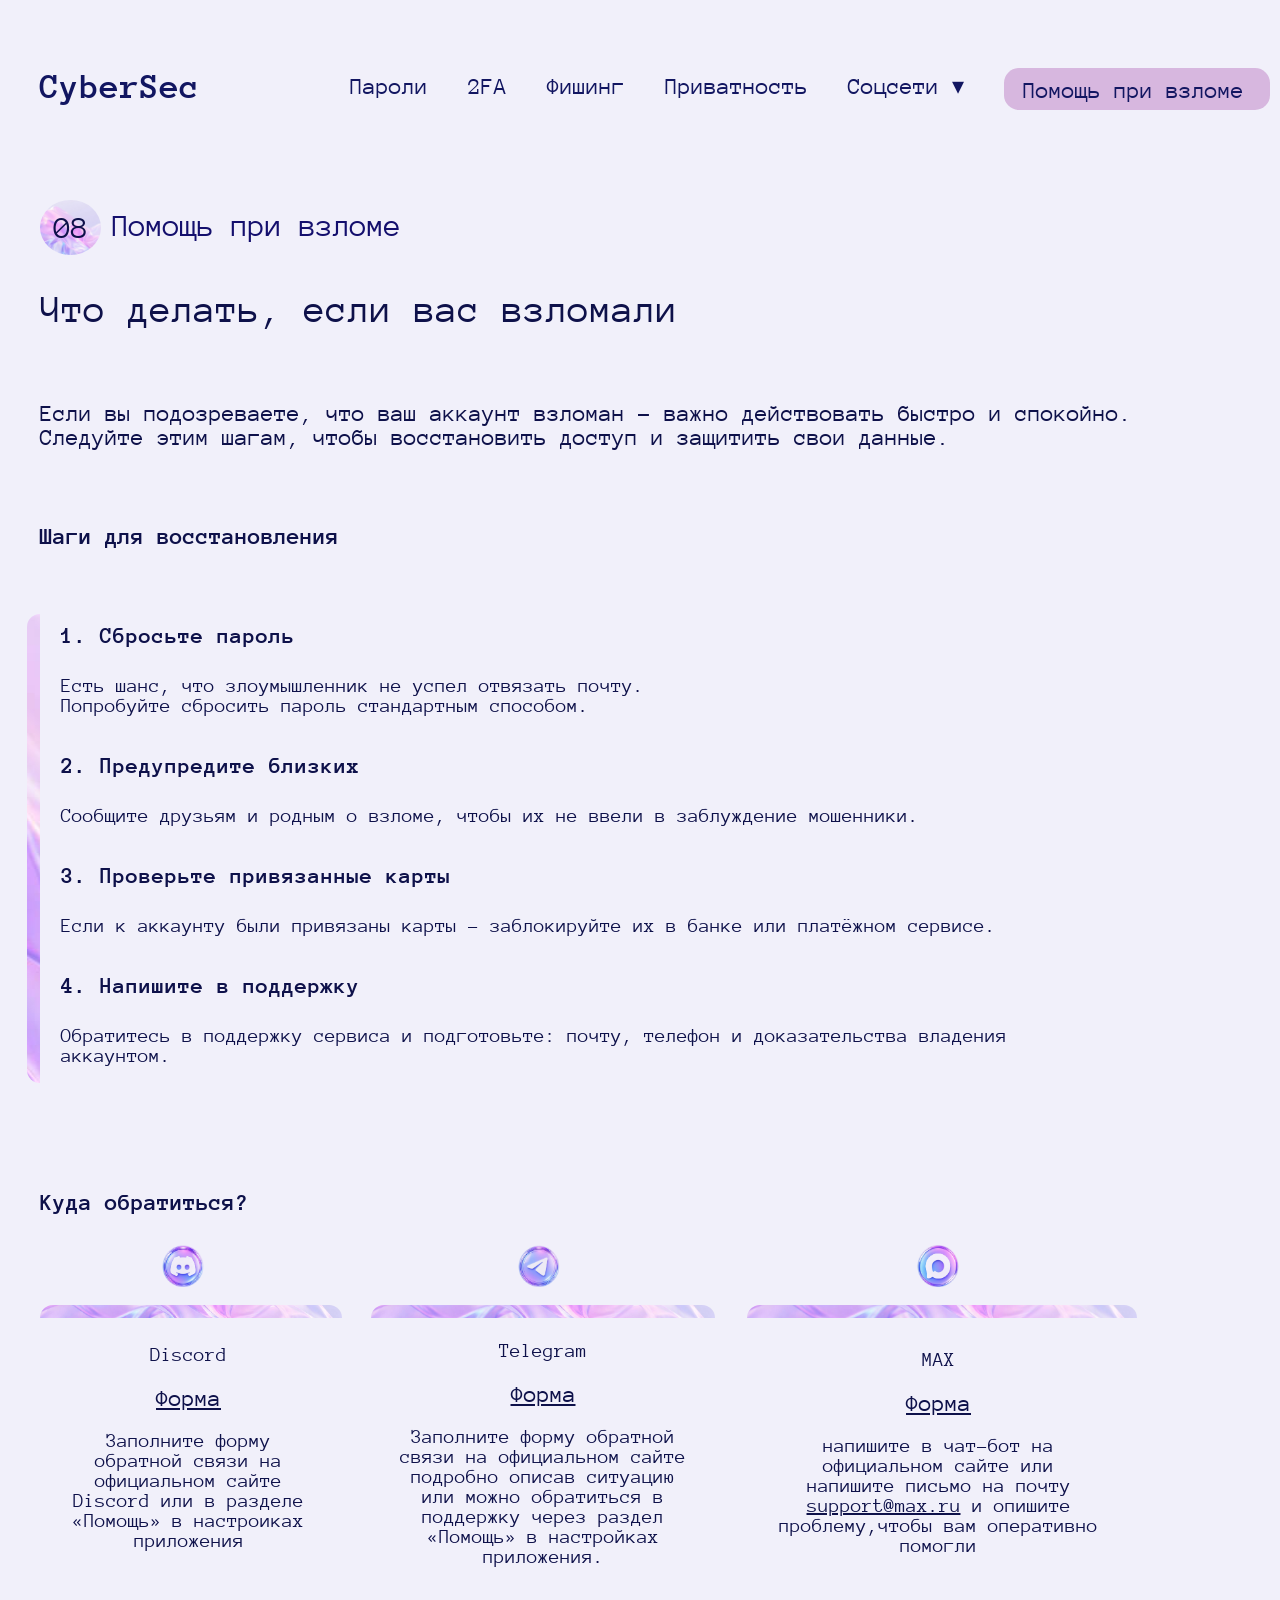
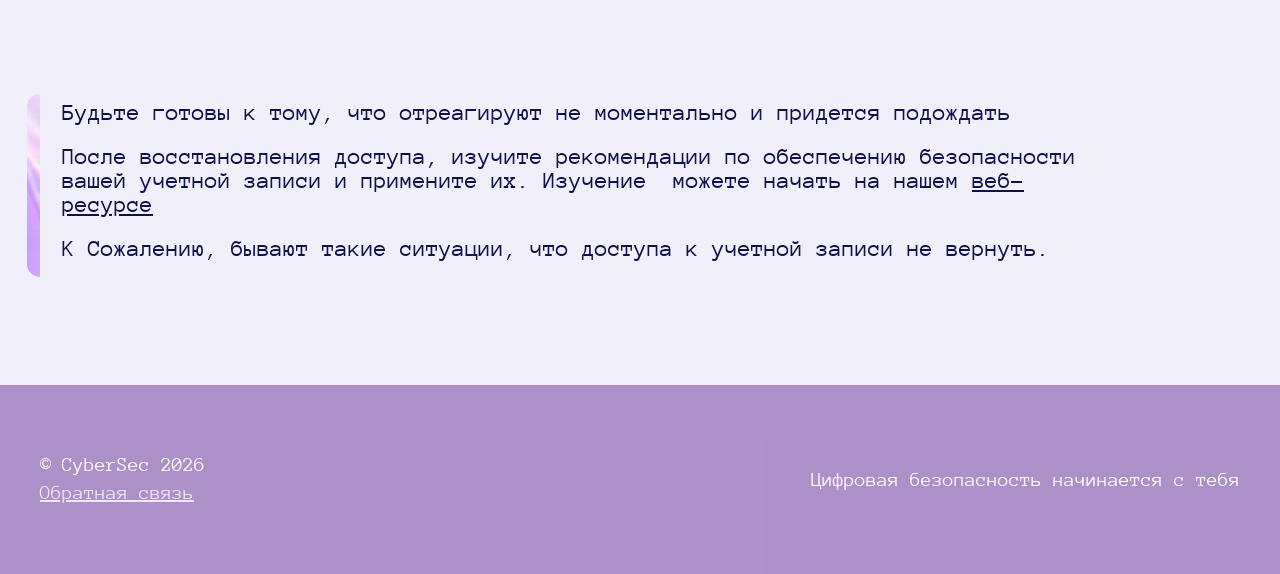
<file: help.html>
<!doctype html>
<html lang="ru">
<head>
  <meta charset="UTF-8">
  <link rel="preconnect" href="https://fonts.googleapis.com">
  <link rel="preconnect" href="https://fonts.gstatic.com" crossorigin>
  <link href="https://fonts.googleapis.com/css2?family=Anonymous+Pro&&display=swap" rel="stylesheet">
  <link href="css/help.css" rel="stylesheet">
  <link href="css/common.css" rel="stylesheet">
  <title>Помощь при взломе</title>
</head>
<body>
<div class="wrapper">
  <header>
    <nav>
      <h2 class="logotype"><a href="index.html">CyberSec</a></h2>
      <ul class="navigation">
        <li class="navigation-topics"><a href="passwords.html">Пароли</a>
        </li>
        <li class="navigation-topics"><a href="2fa.html">2FA</a>
        </li>
        <li class="navigation-topics"><a href="fishing.html">Фишинг</a>
        </li>
        <li class="navigation-topics"><a href="private.html">Приватность</a>
        </li>
        <li class="navigation-topics dropdown">
          <a href="#" class="dropdown-toggle">Соцсети ▾</a>
          <ul class="dropdown-menu">
            <li><a href="telegram.html">Telegram</a></li>
            <li><a href="max.html">Max</a></li>
            <li><a href="discord.html">Discord</a></li>
          </ul>
        </li>
        <li class="navigation-topics border-box"><a class="border-box-text" href="help.html">Помощь при взломе</a></li>
      </ul>
      </nav>
  </header>
  <main>
    <div class="logo">
        <div class="eclipse">
            <p class="eclipse-number">08</p>
        </div>
        <h2 class="header-title">Помощь при взломе</h2>
    </div>
    <h1 class="main-title">Что делать, если вас взломали</h1>
    <section class="article-1">
        <p class="article-1-text">Если вы подозреваете, что ваш аккаунт взломан - важно действовать быстро и спокойно. Следуйте этим шагам, чтобы восстановить доступ и защитить свои данные.</p>
    </section>
    <h2 class="article-2-title">Шаги для восстановления</h2>
    <section class="article-2">
        <div class="article-2-information">
            <ul class="article-2-ul">
                <li class="article-2-li">
                    <h3 class="article-2-li-title">1. Сбросьте пароль</h3>
                    <p class="article-2-li-text-no-margin">Есть шанс, что злоумышленник не успел отвязать почту.</p>
                    <p class="article-2-li-text">Попробуйте сбросить пароль стандартным способом.</p>
                </li>
                <li class="article-2-li">
                    <h3 class="article-2-li-title">2. Предупредите близких</h3>
                    <p class="article-2-li-text">Сообщите друзьям и родным о взломе, чтобы их не ввели в заблуждение мошенники.</p>
                </li>
                <li class="article-2-li">
                    <h3 class="article-2-li-title">3. Проверьте привязанные карты</h3>
                    <p class="article-2-li-text">Если к аккаунту были привязаны карты - заблокируйте их в банке или платёжном сервисе.</p>
                </li>
                <li class="article-2-li">
                    <h3 class="article-2-li-title">4. Напишите в поддержку</h3>
                    <p class="article-2-li-text">Обратитесь в поддержку сервиса и подготовьте: почту, телефон и доказательства владения аккаунтом.</p>
                </li>
            </ul>
        </div>
    </section>
    <h2 class="article-3-title">Куда обратиться?</h2>
    <div class="article-3-image">
        <ul>
           <li class="image-discord"><img src="img/discord.png" alt="Дискорд" width="52" height="52"></li> 
           <li class="image-telegram"><img src="img/telegram.png" alt="Телеграм" width="52" height="52"></li>
           <li class="image-max"><img src="img/max.png" alt="Макс" width="52" height="52"></li>
        </ul>
    </div>
    <section class="article-3">
        <div class="article-3-discord">
            <div class="article-3-discord-information">
                <h2 class="article-3-social-title">Discord </h2>
                <a href="http://dis.gd/support" class="article-3-forms">Форма</a>
                <p class="article-3-text">Заполните форму обратной связи на официальном сайте Discord или в разделе «Помощь» в настроиках приложения</p>
            </div>
        </div>
        <div class="article-3-telegram">
            <div class="article-3-telegram-information">
                <h2 class="article-3-social-title">Telegram</h2>
                <a href="https://telegram.org/support" class="article-3-forms">Форма</a>
                <p class="article-3-text">Заполните форму обратной связи на официальном сайте подробно описав ситуацию или можно обратиться в поддержку через раздел «Помощь» в настройках приложения.</p>
            </div>
        </div>
        <div class="article-3-max">
            <div class="article-3-max-information">
                <h2 class="article-3-social-title">MAX</h2>
                <a href="https://vk.com/away.php?to=https%3A%2F%2Fhelp.max.ru%2F&utf=1" class="article-3-forms">Форма</a>
                <p class="article-3-text">напишите в чат-бот на официальном сайте или напишите письмо на почту <span>support@max.ru</span> и опишите проблему,чтобы вам оперативно помогли</p>
            </div>
        </div>
    </section>
    <section class="article-4">
        <div class="article-4-information">
            <p class="article-4-text">Будьте готовы к тому, что отреагируют не моментально и придется подождать</p>
            <p class="article-4-text">После восстановления доступа, изучите рекомендации по обеспечению безопасности вашей учетной записи и примените их. Изучение  можете начать на нашем <a href="index.html" class="index">веб-ресурсе</a></p>
            <p class="article-4-text">К Сожалению, бывают такие ситуации, что доступа к учетной записи не вернуть.</p>
        </div>
    </section>
    <script src="js/script.js"></script>
  </main>
</div>
<footer>
  <div class="footer-inner">
    <div class="footer-left">
      <p class="footer-copy">© CyberSec 2026</p>
      <a href="#" class="footer-link">Обратная связь</a>
    </div>
    <p class="footer-text">Цифровая безопасность начинается с тебя</p>
  </div>
</footer>
</body>
</html>
</file>
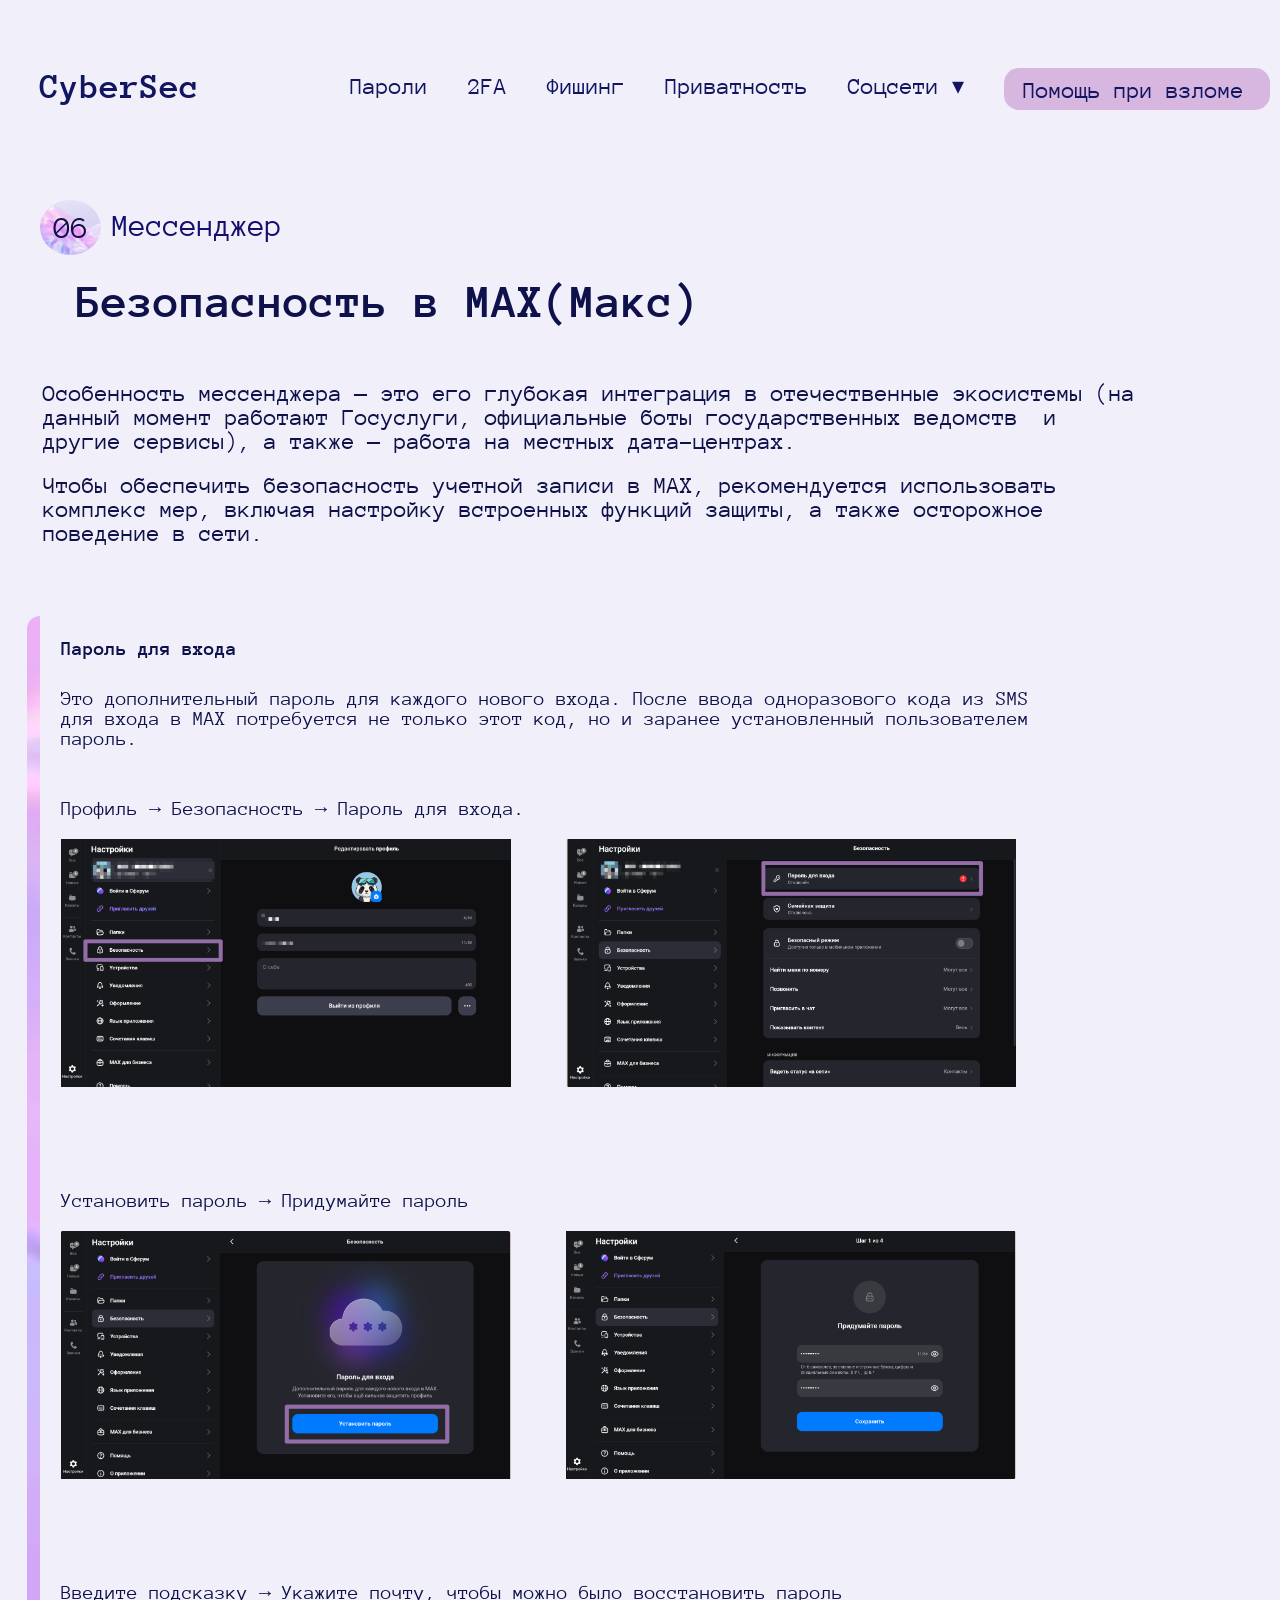
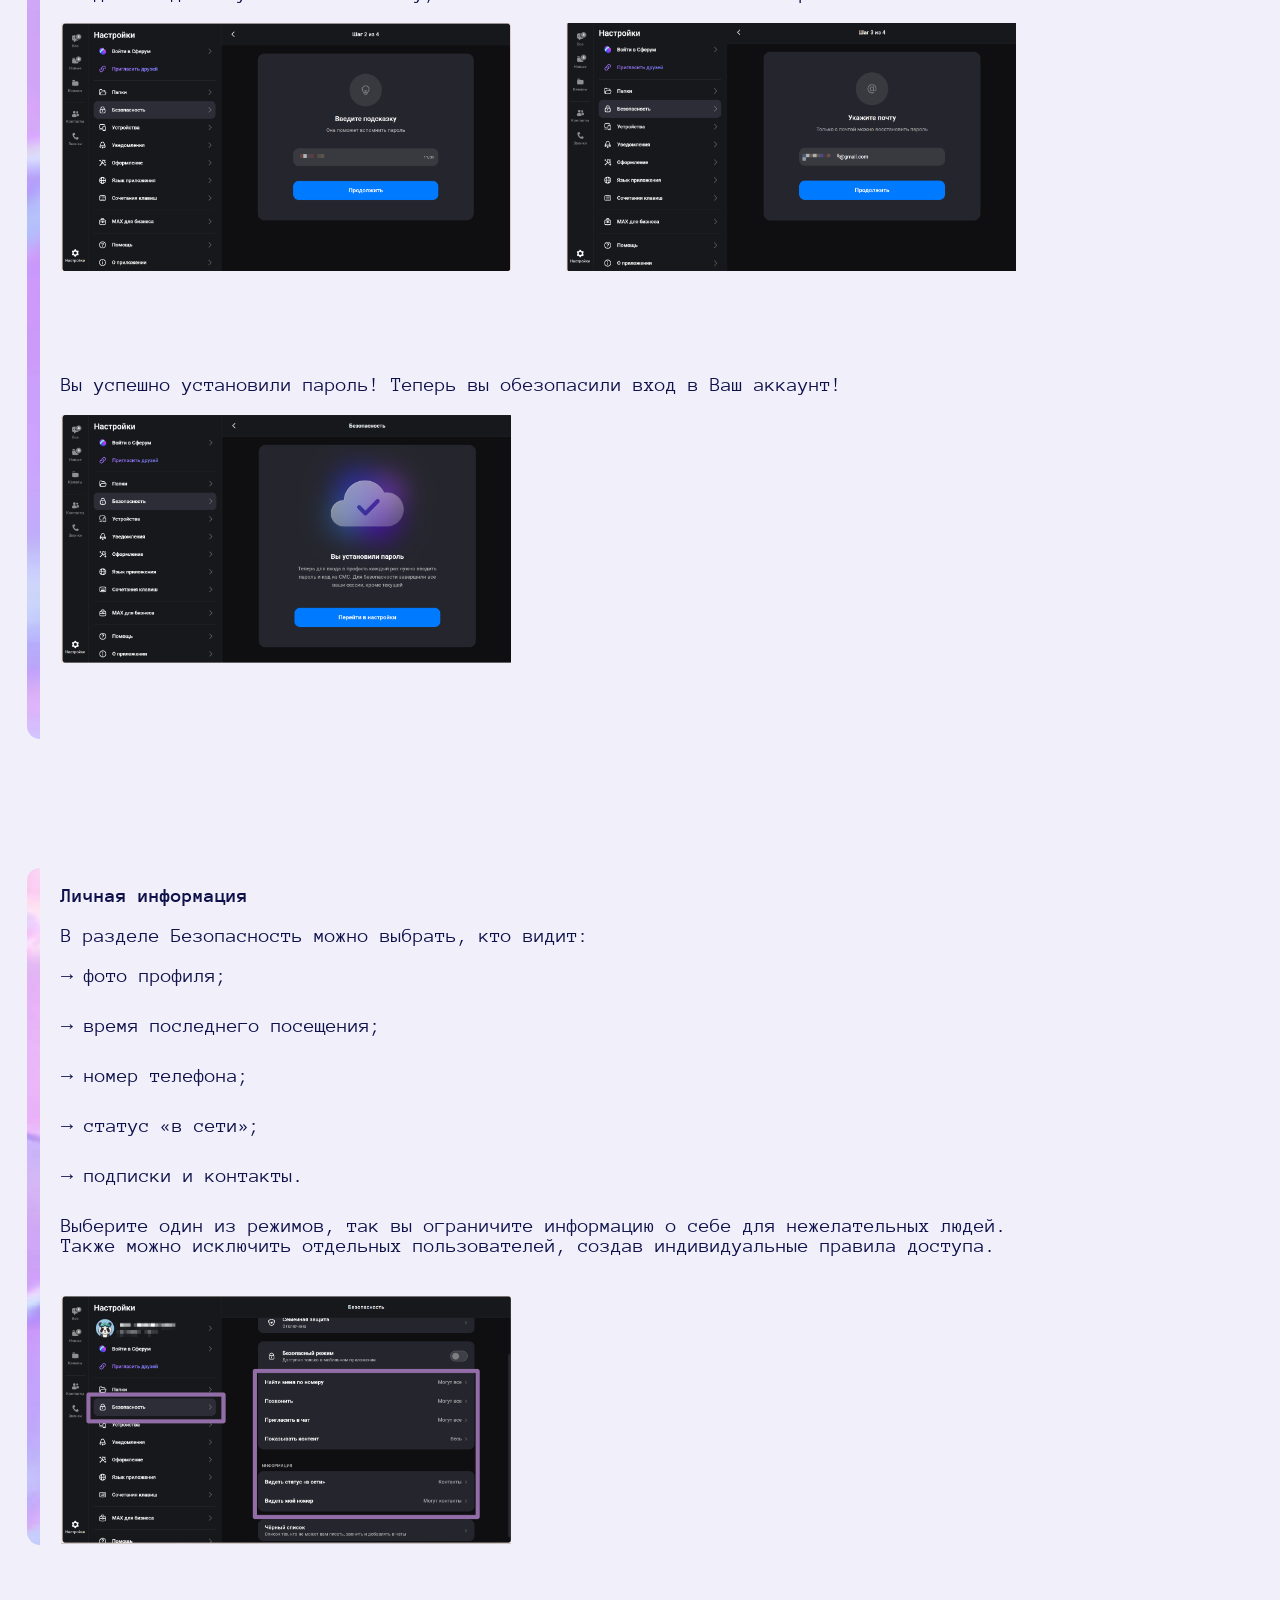
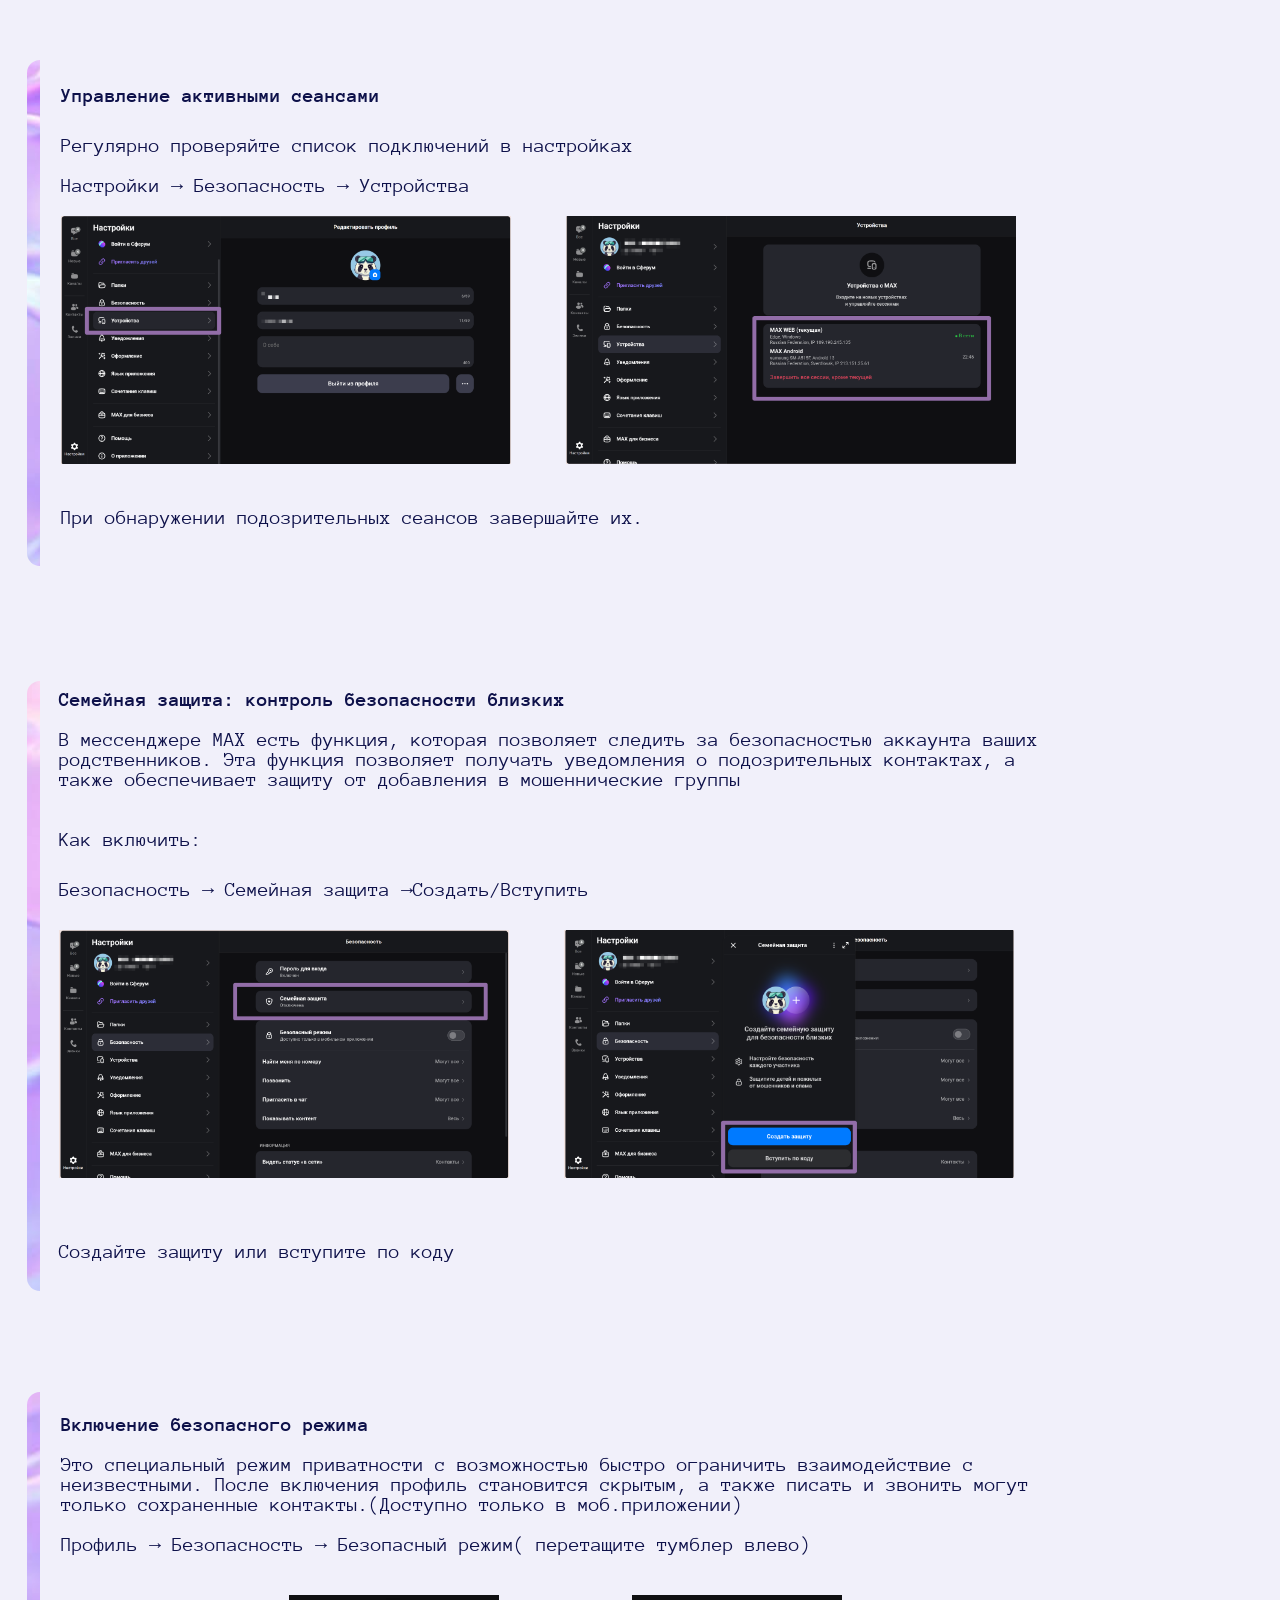
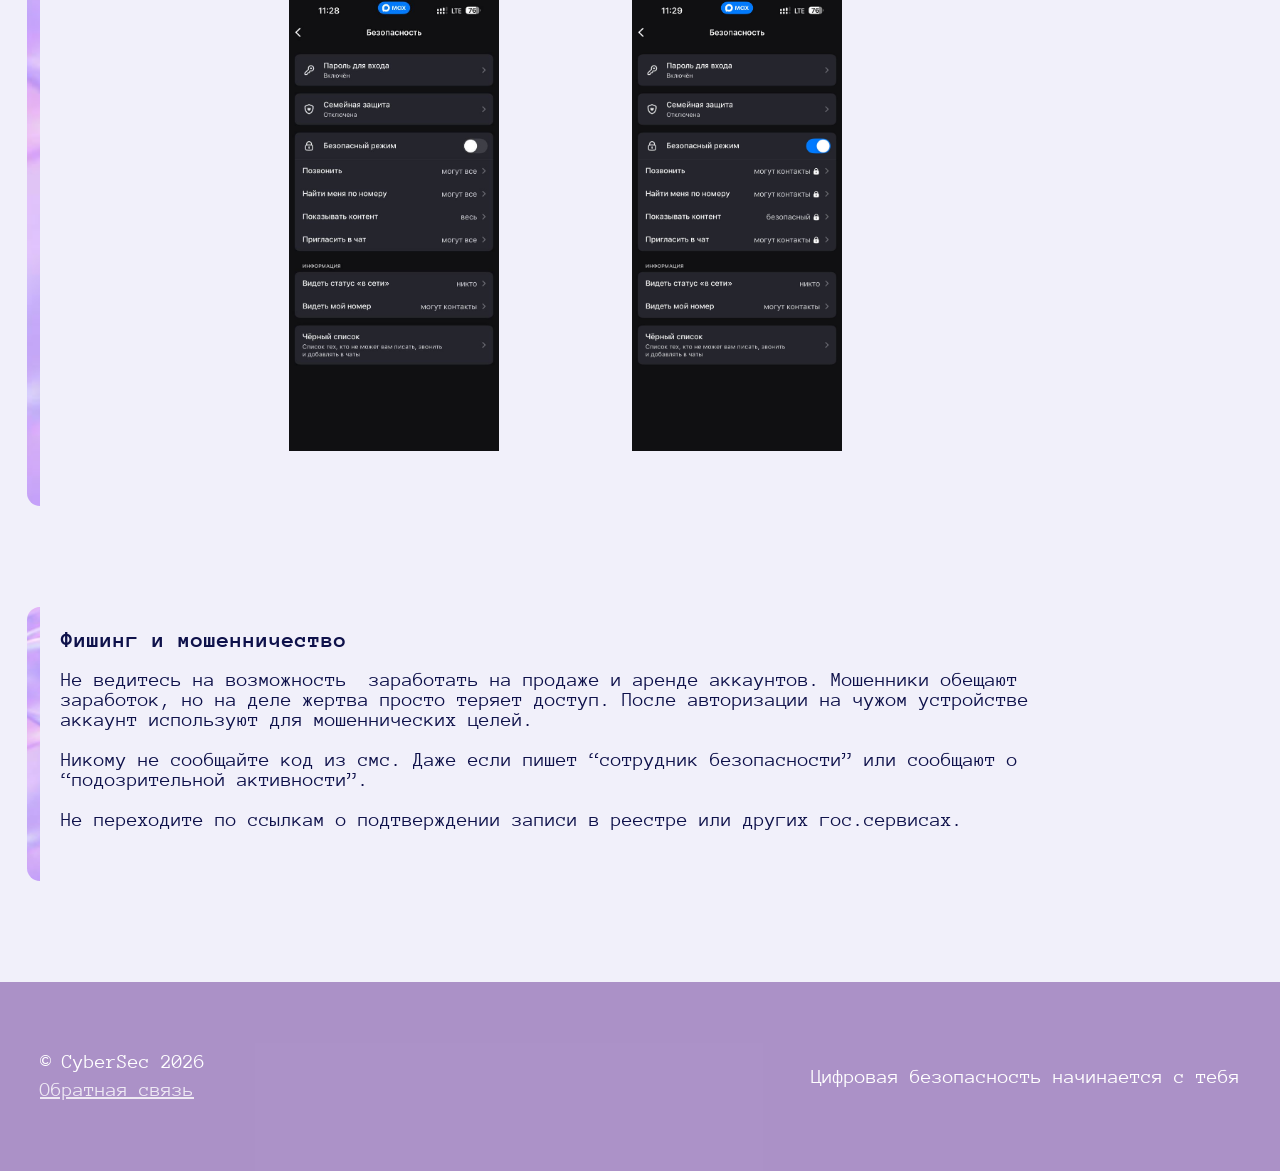
<file: max.html>
<!doctype html>
<html lang="ru">
<head>
  <meta charset="UTF-8">
  <link rel="preconnect" href="https://fonts.googleapis.com">
  <link rel="preconnect" href="https://fonts.gstatic.com" crossorigin>
  <link href="https://fonts.googleapis.com/css2?family=Anonymous+Pro&&display=swap" rel="stylesheet">
  <link href="css/max.css" rel="stylesheet">
  <link href="css/common.css" rel="stylesheet">
  <title>Макс</title>
</head>
<div class="wrapper">
  <body>
    <header>
    <nav>
      <h2 class="logotype"><a href="index.html">CyberSec</a></h2>
      <ul class="navigation">
        <li class="navigation-topics"><a href="passwords.html">Пароли</a>
        </li>
        <li class="navigation-topics"><a href="2fa.html">2FA</a>
        </li>
        <li class="navigation-topics"><a href="fishing.html">Фишинг</a>
        </li>
        <li class="navigation-topics"><a href="private.html">Приватность</a>
        </li>
        <li class="navigation-topics dropdown">
          <a href="#" class="dropdown-toggle">Соцсети ▾</a>
          <ul class="dropdown-menu">
            <li><a href="telegram.html">Telegram</a></li>
            <li><a href="max.html">Max</a></li>
            <li><a href="discord.html">Discord</a></li>
          </ul>
        </li>
        <li class="navigation-topics border-box"><a class="border-box-text" href="help.html">Помощь при взломе</a></li>
    </nav>
  </header>
  <main>
    <div class="logo">
      <div class="eclipse">
        <p class="eclipse-number">06</p>
      </div>
      <h2 class="header-title">Мессенджер</h2>
    </div>
    <h1 class="main-title">Безопасность в MAX(Макс)</h1>
    <section class="article-1">
      <p class="article-1-text-1">Особенность мессенджера — это его глубокая интеграция в отечественные экосистемы (на данный момент работают Госуслуги, официальные боты государственных ведомств  и  другие сервисы), а также — работа на местных дата-центрах.</p>
      <p class="article-1-text-2">Чтобы обеспечить безопасность учетной записи в MAX, рекомендуется использовать комплекс мер, включая настройку встроенных функций защиты, а также осторожное поведение в сети.</p>
    </section>
    <section class="article-2">
      <div class="article-2-information">
        <p class="article-2-title">Пароль для входа</p>
        <p class="article-2-information-text">Это дополнительный пароль для каждого нового входа. После ввода одноразового кода из SMS для входа в MAX потребуется не только этот код, но и заранее установленный пользователем пароль.</p>
        <p class="article-2-text">Профиль → Безопасность → Пароль для входа.</p>
        <div class="article-2-photo">
          <img src="img/max1.png" width="450" height="248">
          <img src="img/max2.png" width="450" height="248">
        </div>
        <p class="article-2-text">Установить пароль → Придумайте пароль</p>  
        <div class="article-2-photo">
          <img src="img/max3.png" width="450" height="248">
          <img src="img/max4.png" width="450" height="248">
        </div>
        <p class="article-2-text">Введите подсказку  → Укажите почту, чтобы можно было восстановить пароль</p>
        <div class="article-2-photo">
          <img src="img/max5.png" width="450" height="248">
          <img src="img/max6.png" width="450" height="248">
        </div>
        <p class="article-2-text">Вы успешно установили пароль! Теперь вы обезопасили вход в Ваш аккаунт!</p>
        <img src="img/max7.png" width="450" height="248" class="article-2-photo">
      </div>
    </section>
    <section class="article-3">
      <div class="article-3-information">
        <p class="article-3-title">Личная информация</p>
        <p class="article-3-text">В разделе Безопасность можно выбрать, кто видит:</p>
        <ul class="article-3-ul">
          <li class="article-3-li">&rarr; фото профиля;</li>
          <li class="article-3-li">&rarr; время последнего посещения;</li>
          <li class="article-3-li">&rarr; номер телефона;</li>
          <li class="article-3-li">&rarr; статус «в сети»;</li>
          <li class="article-3-li">&rarr; подписки и контакты.</li>
        </ul> 
        <p class="article-3-text">Выберите один из режимов, так вы ограничите информацию о себе для нежелательных людей. Также можно исключить отдельных пользователей, создав индивидуальные правила доступа.</p>
        <img src="img/max8.png" width="450" height="248">
      </div>
    </section>
    
    <section class="article-4">
      <div class="article-4-information">
        <p class="article-4-title">Управление активными сеансами</p>
        <p class="article-4-text">Регулярно проверяйте список подключений в настройках</p>
        <p class="article-4-text">Настройки &rarr; Безопасность &rarr; Устройства</p> 
        <div class="article-4-photo">
          <img src="img/max9.png" width="450" height="248">
          <img src="img/max10.png" width="450" height="248">
        </div>
        <p class="article-4-text">При обнаружении подозрительных сеансов завершайте их.</p> 
      </div>
    </section>
    <section class="article-5">
      <div class="article-5-information">
        <p class="article-5-title">Семейная защита: контроль безопасности близких</p>
        <p class="article-5-information-text">В мессенджере MAX есть функция, которая позволяет следить за безопасностью аккаунта ваших  родственников. Эта функция позволяет получать уведомления о подозрительных контактах, а также обеспечивает защиту от добавления в мошеннические группы</p>
        <p class="article-5-text">Как включить:</p>
        <p class="article-5-text">Безопасность &rarr; Семейная защита &rarr;Создать/Вступить</p>
        <div class="article-5-photo">
          <img src="img/max11.png" width="450" height="248">
          <img src="img/max12.png" width="450" height="248">
        </div>
        <p class="article-5-text">Создайте защиту или вступите по коду</p>
      </div>
    </section>
    <section class="article-6">
      <div class="article-6-information">
        <p class="article-6-title">Включение безопасного режима</p>
        <p class="article-6-information-text">Это специальный режим приватности с возможностью быстро ограничить взаимодействие с неизвестными. После включения профиль становится скрытым, а также писать и звонить могут только сохраненные контакты.(Доступно только в моб.приложении)</p>
        <p class="article-6-text">Профиль → Безопасность → Безопасный режим( перетащите тумблер влево)</p>
        <div class="article-6-photo">
          <img src="img/max13.jpg" width="210" height="456">
          <img src="img/max14.jpg" width="210" height="456">
        </div>
      </div>
    </section>
    <section class="article-7">
      <div class="article-7-information">
        <h3 class="article-7-title">Фишинг и мошенничество</h3>
        <p class="article-7-text">Не ведитесь на возможность  заработать на продаже и аренде аккаунтов. Мошенники обещают заработок, но на деле жертва просто теряет доступ. После авторизации на чужом устройстве аккаунт используют для мошеннических целей.</p>
        <p class="article-7-text">Никому не сообщайте код из смс. Даже если пишет “сотрудник безопасности” или сообщают о “подозрительной активности”.</p>
        <p class="article-7-text">Не переходите по ссылкам о подтверждении записи в реестре или других гос.сервисах.</p>
      </div>
    </section>
    <script src="js/script.js"></script>
  </main>
  </div>
  <footer>
    <div class="footer-inner">
      <div class="footer-left">
        <p class="footer-copy">© CyberSec 2026</p>
        <a href="#" class="footer-link">Обратная связь</a>
      </div>
      <p class="footer-text">Цифровая безопасность начинается с тебя</p>
    </div>
  </footer>
</body>
</html>
</file>
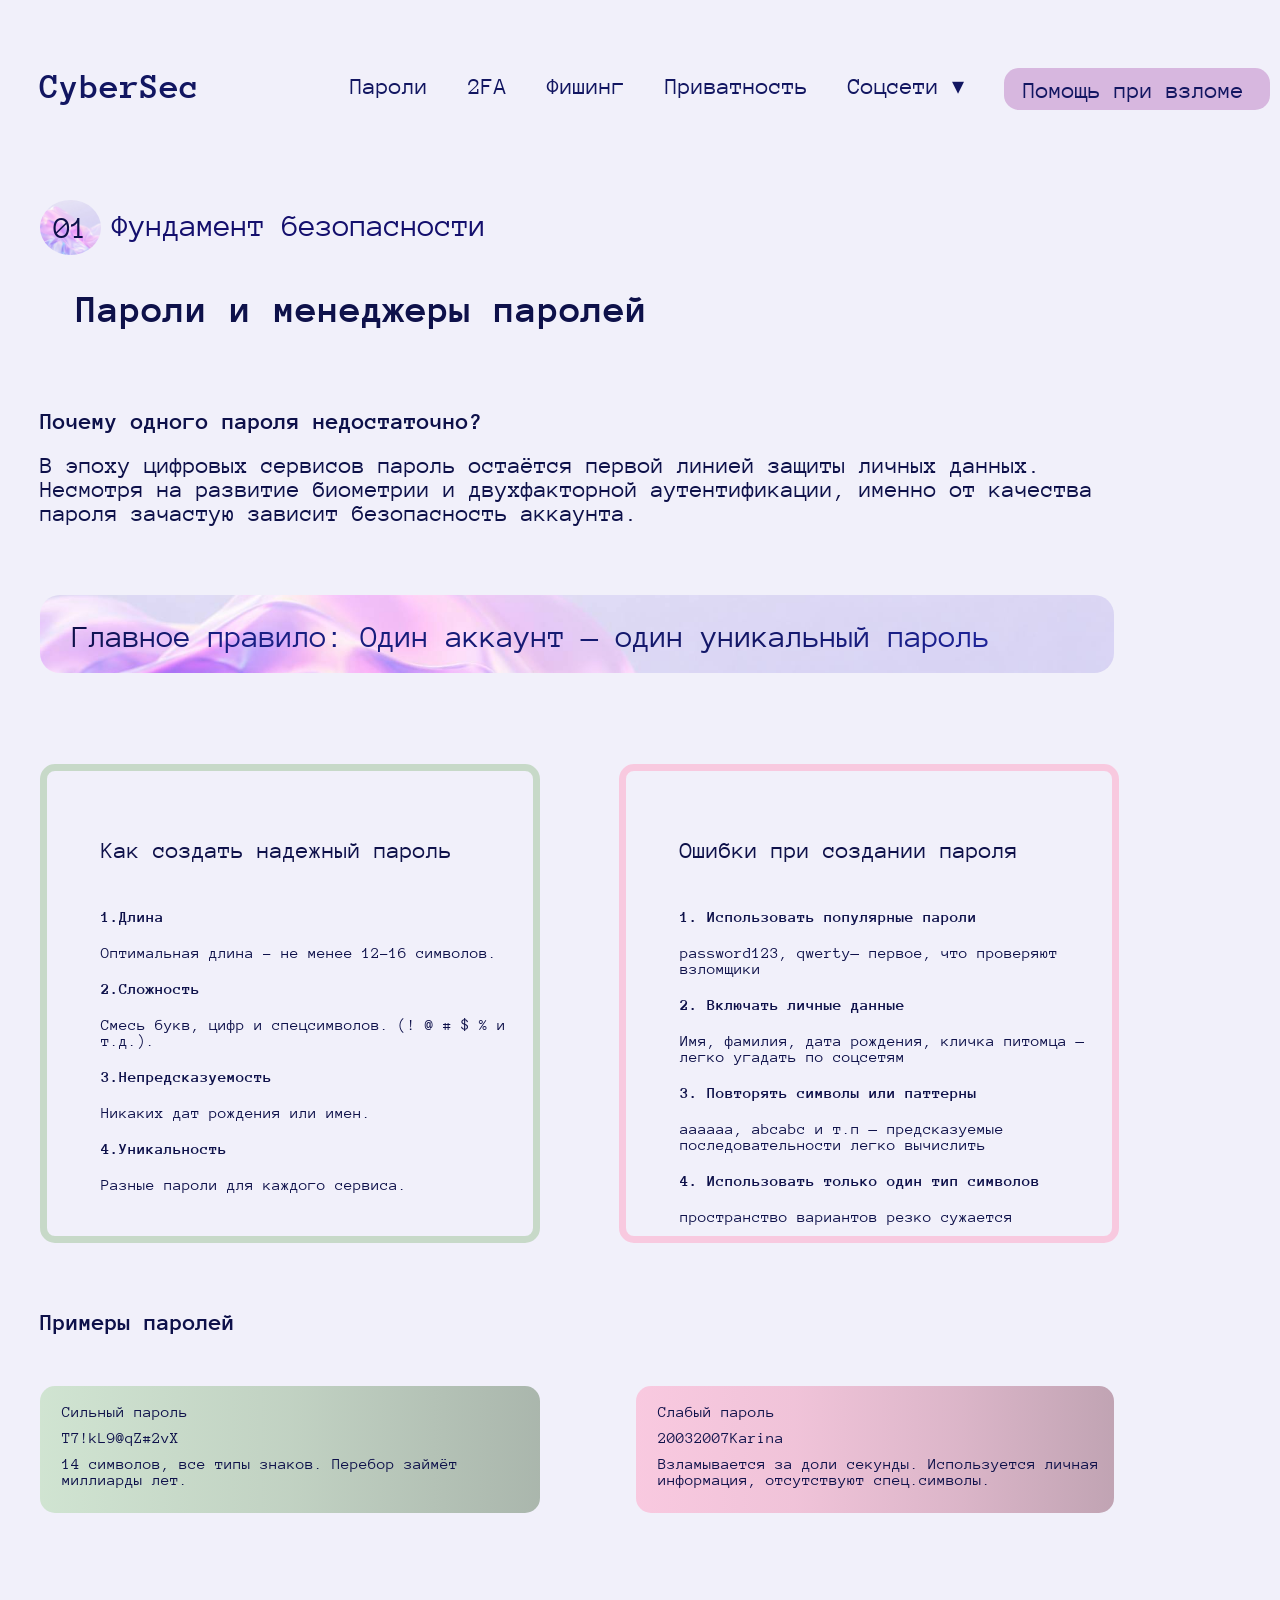
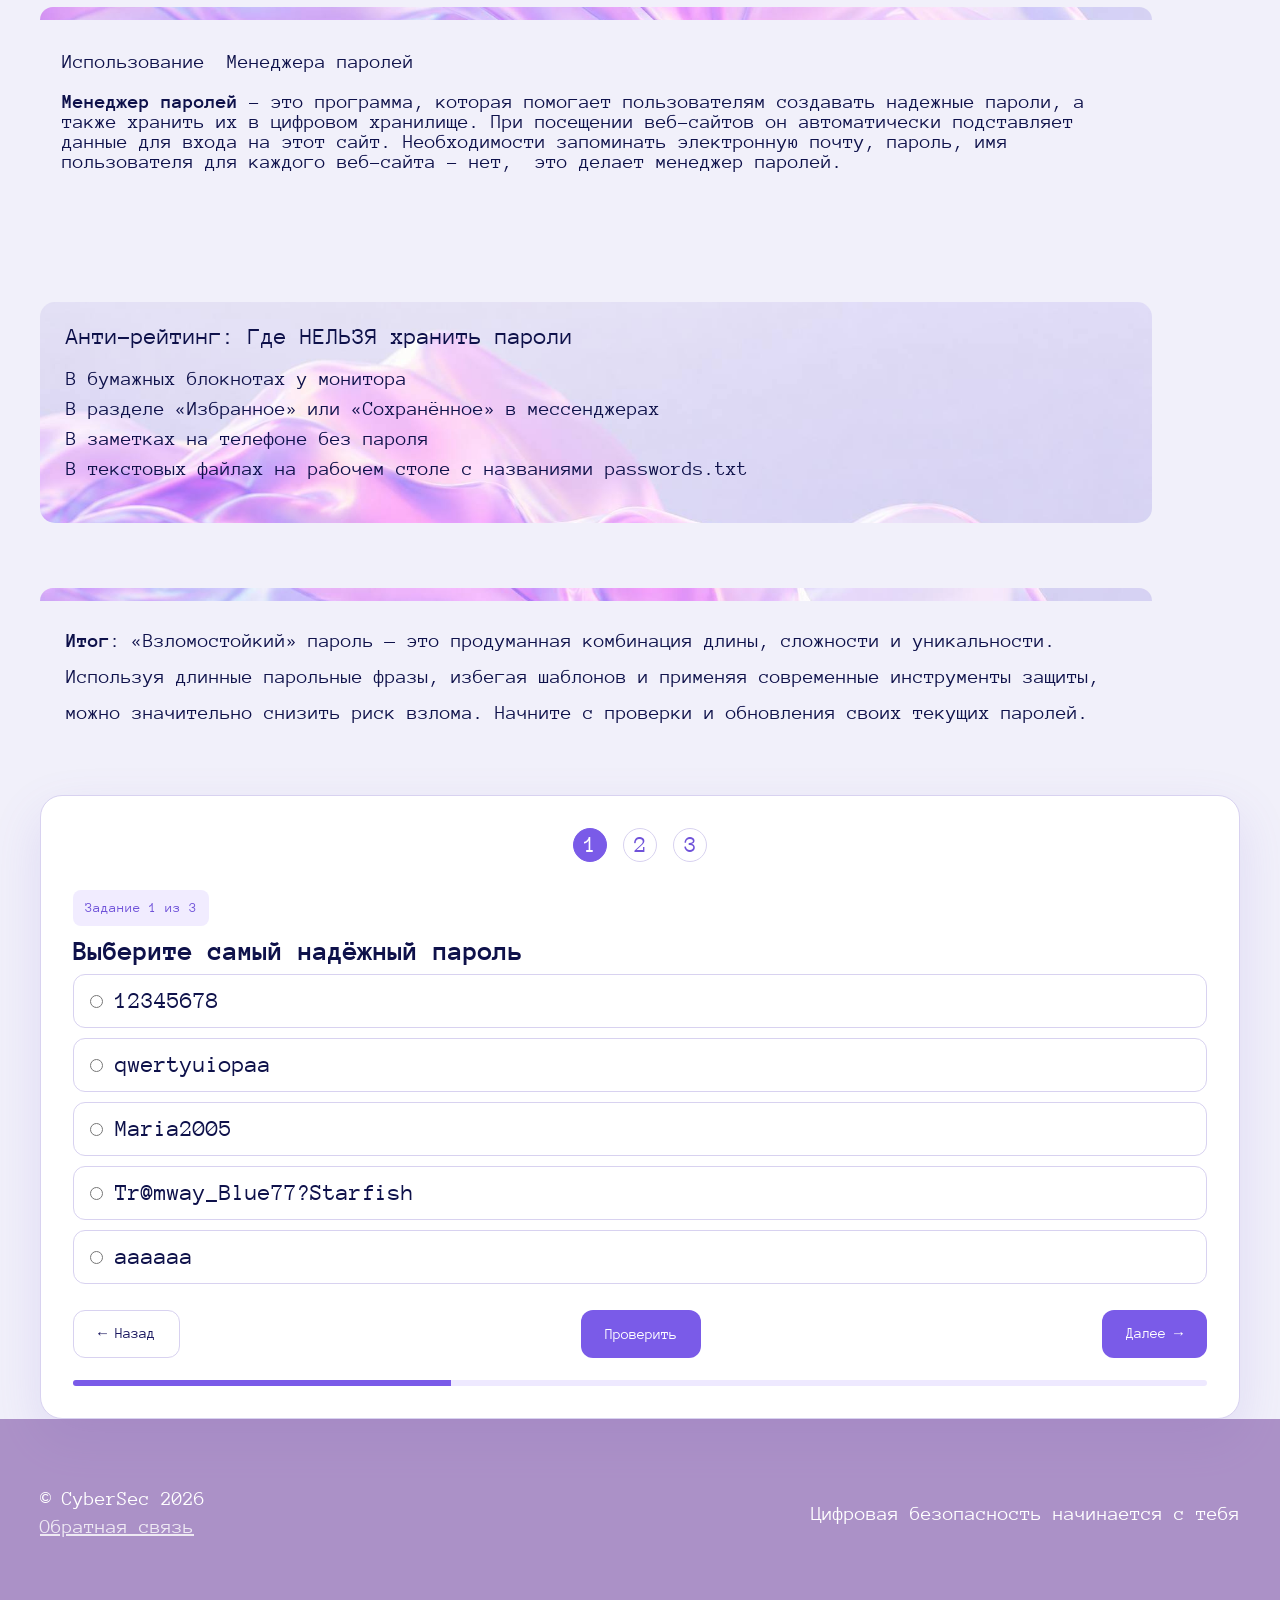
<file: passwords.html>
<!doctype html>
<html lang="ru">
<head>
  <meta charset="UTF-8">
  <link rel="preconnect" href="https://fonts.googleapis.com">
  <link rel="preconnect" href="https://fonts.gstatic.com" crossorigin>
  <link href="https://fonts.googleapis.com/css2?family=Anonymous+Pro&&display=swap" rel="stylesheet">
  <link href="css/passwords.css" rel="stylesheet">
  <link href="css/common.css" rel="stylesheet">
  <title>Пароли</title>
</head>
<body>
<div class="wrapper">
  <header>
    <nav>
        <h2 class="logotype"><a href="index.html">CyberSec</a></h2>
        <ul class="navigation">
          <li class="navigation-topics"><a href="passwords.html">Пароли</a>
          </li>
          <li class="navigation-topics"><a href="2fa.html">2FA</a>
          </li>
          <li class="navigation-topics"><a href="fishing.html">Фишинг</a>
          </li>
          <li class="navigation-topics"><a href="private.html">Приватность</a>
          </li>
          <li class="navigation-topics dropdown">
            <a href="#" class="dropdown-toggle">Соцсети ▾</a>
            <ul class="dropdown-menu">
              <li><a href="telegram.html">Telegram</a></li>
              <li><a href="max.html">Max</a></li>
              <li><a href="discord.html">Discord</a></li>
            </ul>
          </li>
          <li class="navigation-topics border-box"><a class="border-box-text" href="help.html">Помощь при взломе</a></li>
        </ul>
      </nav>
  </header>
  <main>
    <div class="logo">
      <div class="eclipse">
        <p class="eclipse-number">01</p>
      </div>
      <h2 class="header-title">Фундамент безопасности</h2>
    </div>
    <h1 class="title">Пароли и менеджеры паролей</h1>
    <section class="article-1">
      <h2 class="article-1-title">Почему одного пароля недостаточно?</h2>
      <p class="article-1-information">В эпоху цифровых сервисов пароль остаётся первой линией защиты личных данных. Несмотря на развитие биометрии и двухфакторной аутентификации, именно от качества пароля зачастую зависит безопасность аккаунта.</p>
    </section>
    <section class="article-2">
      <p class="article-2-information">Главное правило: Один аккаунт — один уникальный пароль</p> 
    </section>
    <section class="article-3">
      <div class="article-3-strong">
        <div class="article-3-title">
          <h2 class="article-3-title-head">Как создать надежный пароль</h2>
        </div>
        <div class="article-3-strong-information">
          <ul class="article-3-strong-information-ul">
            <li class="article-3-strong-information-li">
              <h3 class="article-3-strong-information-title"><span>1.Длина</span></h3>
              <p class="article-3-strong-information-text">Оптимальная длина - не менее 12-16 символов.</p>
            </li>
            <li class="article-3-strong-information-li">
              <h3 class="article-3-strong-information-title"><span>2.Сложность</span></h3>
              <p class="article-3-strong-information-text">Смесь букв, цифр и спецсимволов. (! @ # $ % и т.д.).</p>
            </li>
            <li class="article-3-strong-information-li">
              <h3 class="article-3-strong-information-title"><span>3.Непредсказуемость</span></h3>
              <p class="article-3-strong-information-text">Никаких дат рождения или имен.</p>
            </li>
            <li class="article-3-strong-information-li">
              <h3 class="article-3-strong-information-title"><span>4.Уникальность</span></h3>
              <p class="article-3-strong-information-text">Разные пароли для каждого сервиса.</p>
            </li>
          </ul>
        </div>
      </div>
      <div class="article-3-weak">
        <div class="article-3-title">
          <h2 class="article-3-title-head">Ошибки при создании пароля</h2>
        </div>
        <div class="article-3-weak-information" >
         <ul class="article-3-weak-information-ul">
  <li class="article-3-weak-information-li">
    <h3 class="article-3-strong-information-title"><span>1. Использовать популярные пароли</span></h3>
    <p class="article-3-weak-information-text"> password123, qwerty— первое, что проверяют взломщики</p>
  </li>
  <li class="article-3-weak-information-li">
    <h3 class="article-3-strong-information-title"><span>2. Включать личные данные</span></h3>
    <p class="article-3-weak-information-text">Имя, фамилия, дата рождения, кличка питомца — легко угадать по соцсетям</p>
  </li>
  <li class="article-3-weak-information-li">
    <h3 class="article-3-strong-information-title"><span>3. Повторять символы или паттерны</span></h3>
    <p class="article-3-weak-information-text">aaaaaa, abcabc и т.п  — предсказуемые последовательности легко вычислить</p>
  </li>
  <li class="article-3-weak-information-li">
    <h3 class="article-3-strong-information-title"><span>4. Использовать только один тип символов</span></h3>
    <p class="article-3-weak-information-text">пространство вариантов резко сужается</p>
  </li>
</ul>
        </div>
      </div>
    </section>
    <h2 class="types-title">Примеры паролей</h2>
    <section class="article-4">
      <div class="article-4-strong">
        <div class="article-4-strong-information">
          <h3 class="article-4-title">Сильный пароль</h3>
          <p class="article-4-text">T7!kL9@qZ#2vX</p>
          <p class="article-4-text">14 символов, все типы знаков. Перебор займёт миллиарды лет.</p>
        </div>
      </div>
      <div class="article-4-weak">
        <div class="article-4-weak-information">
          <h3 class="article-4-title">Слабый пароль</h3>
          <p class="article-4-text">20032007Karina</p>
          <p class="article-4-text">Взламывается за доли секунды. Используется личная информация, отсутствуют спец.символы.</p>
        </div>
      </div>
    </section>
    <section class="article-5 cropped">
      <div class="article-5-information">
        <h3 class="article-5-title">Использование  Менеджера паролей</h3>
        <p class="article-5-text"><span class="article-5-span">Менеджер паролей</span> – это программа, которая помогает пользователям создавать надежные пароли, а также хранить их в цифровом хранилище. При посещении веб-сайтов он автоматически подставляет данные для входа на этот сайт. Необходимости запоминать электронную почту, пароль, имя пользователя для каждого веб-сайта – нет,  это делает менеджер паролей.</p>
      </div>
    </section>
    <section class="article-6">
      <div class="article-6-information">
        <h3 class="article-6-title">Анти-рейтинг: Где НЕЛЬЗЯ хранить пароли</h3>
        <ul class="article-6-ul">
          <li class="article-6-li">В бумажных блокнотах у монитора</li>
          <li class="article-6-li">В разделе «Избранное» или «Сохранённое» в мессенджерах</li>
          <li class="article-6-li">В заметках на телефоне без пароля</li>
          <li class="article-6-li">В текстовых файлах на рабочем столе с названиями passwords.txt</li>
        </ul>
      </div>
    </section>
    <section class="article-7">
      <p class="article-7-text"><span class="article-7-span">Итог</span>: «Взломостойкий» пароль — это продуманная комбинация длины, сложности и уникальности. Используя длинные парольные фразы, избегая шаблонов и применяя современные инструменты защиты, можно значительно снизить риск взлома. Начните с проверки и обновления своих текущих паролей.</p>
    </section>
    <section class="container">
      <div class="card">
        <div class="steps" id="steps"></div>
        <div id="questionContent"></div>
        <div class="buttons">
          <button class="secondary" id="prevBtn">← Назад</button>
          <button class="primary" id="checkBtn">Проверить</button>
          <button class="primary" id="nextBtn">Далее →</button>
        </div>
        <div class="progress">
          <div class="progress-fill" id="progressFill"></div>
        </div>
      </div>
    </div>
    <a id="next-page-btn" class="next-page-btn" href="#">Следующая страница</a>
    <script src="js/passwords.js"></script>
    <script src="js/script.js"></script>
  </main>
</div>
<footer>
  <div class="footer-inner">
    <div class="footer-left">
      <p class="footer-copy">© CyberSec 2026</p>
      <a href="#" class="footer-link">Обратная связь</a>
    </div>
    <p class="footer-text">Цифровая безопасность начинается с тебя</p>
  </div>
</footer>
</body>
</html>
</file>
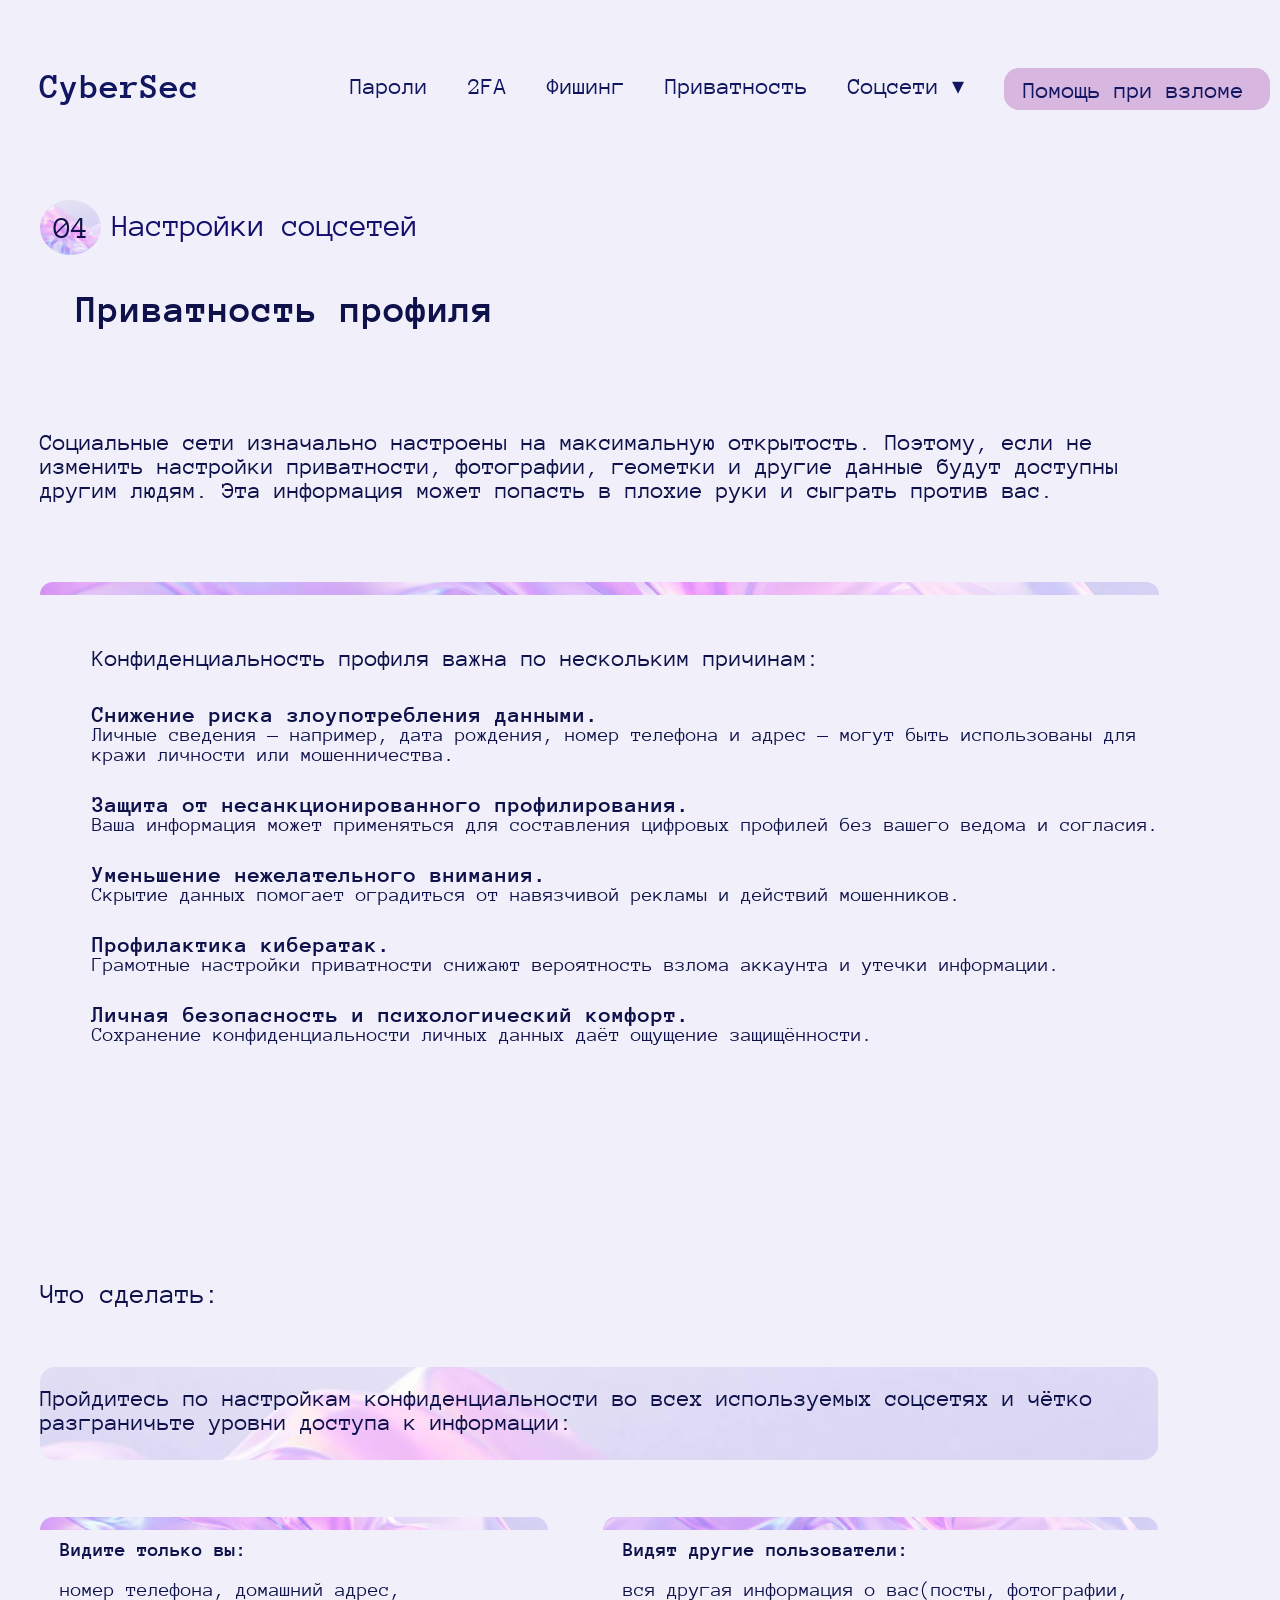
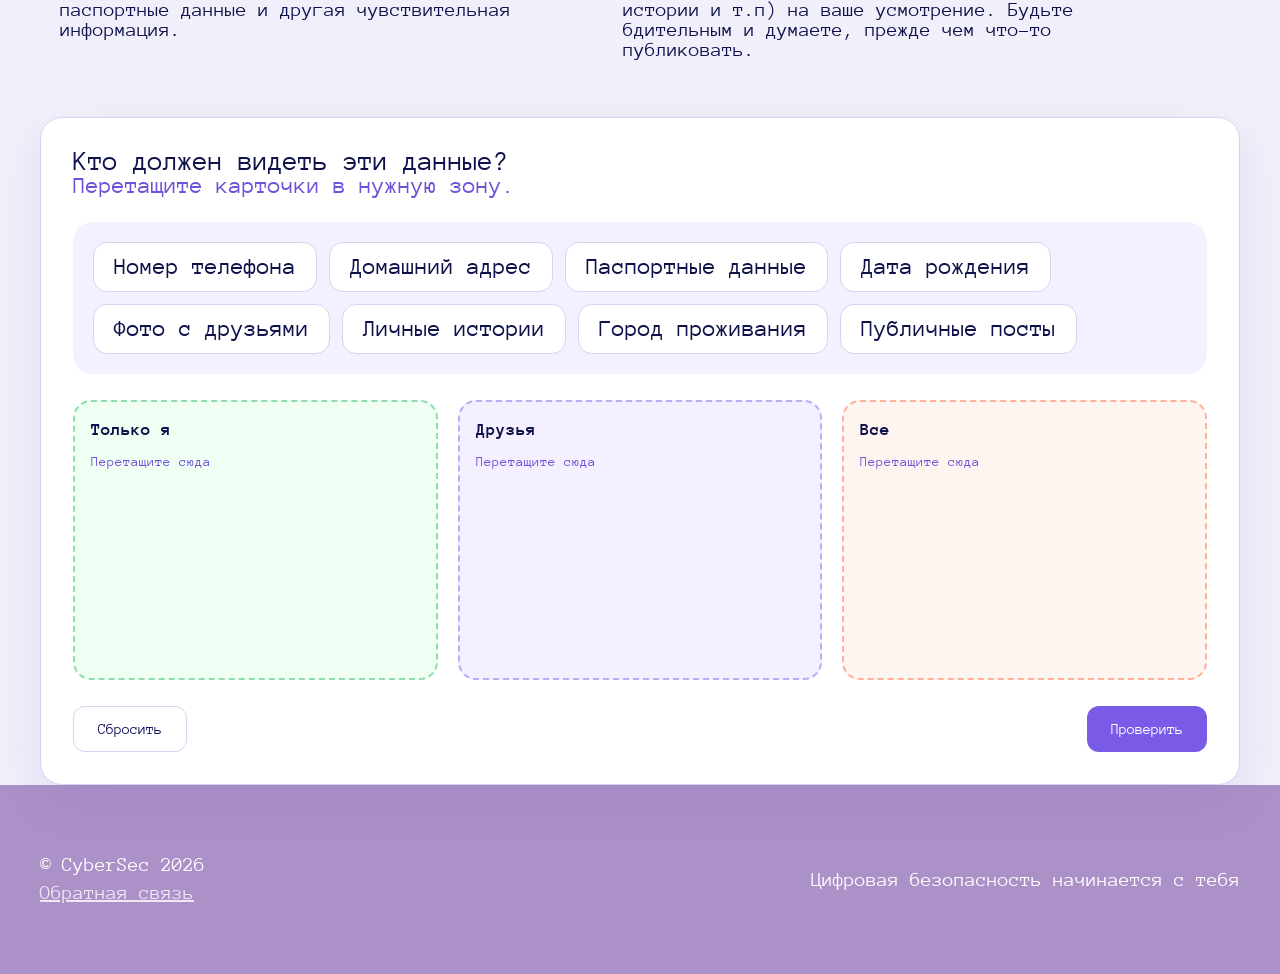
<file: private.html>
<!doctype html>
<html lang="ru">
<head>
  <meta charset="UTF-8">
  <link rel="preconnect" href="https://fonts.googleapis.com">
  <link rel="preconnect" href="https://fonts.gstatic.com" crossorigin>
  <link href="https://fonts.googleapis.com/css2?family=Anonymous+Pro&&display=swap" rel="stylesheet">
  <link href="css/private.css" rel="stylesheet">
  <link href="css/common.css" rel="stylesheet">
  <title>Приватность</title>
</head>
<body>
<div class="wrapper">
  <header>
    <nav>
          <h2 class="logotype"><a href="index.html">CyberSec</a></h2>
          <ul class="navigation">
            <li class="navigation-topics"><a href="passwords.html">Пароли</a>
            </li>
            <li class="navigation-topics"><a href="2fa.html">2FA</a>
            </li>
            <li class="navigation-topics"><a href="fishing.html">Фишинг</a>
            </li>
            <li class="navigation-topics"><a href="private.html">Приватность</a>
            </li>
            <li class="navigation-topics dropdown">
              <a href="#" class="dropdown-toggle">Соцсети ▾</a>
              <ul class="dropdown-menu">
                <li><a href="telegram.html">Telegram</a></li>
                <li><a href="max.html">Max</a></li>
                <li><a href="discord.html">Discord</a></li>
              </ul>
            </li>
            <li class="navigation-topics border-box"><a class="border-box-text" href="help.html">Помощь при взломе</a></li>
          </ul>
    </nav>
  </header>
  <main>
    <div class="logo">
      <div class="eclipse">
        <p class="eclipse-number">04</p>
      </div>
      <h2 class="header-title">Настройки соцсетей</h2>
    </div>
    <h1 class="main-title">Приватность профиля</h1>
    <section class="article-1">
      <p class="article-1-text">Социальные сети изначально настроены на максимальную открытость. Поэтому, если не изменить настройки приватности, фотографии, геометки и другие данные будут доступны другим людям. Эта информация может попасть в плохие руки и сыграть против вас.</p>
    </section>
    <section class="article-2">
      <p class="article-2-text">Конфиденциальность профиля важна по нескольким причинам:</p>
      <ul class="article-2-ul">
        <li class="article-2-li">
          <h3>Снижение риска злоупотребления данными.</h3>
          <p>Личные сведения — например, дата рождения, номер телефона и адрес — могут быть использованы для кражи личности или мошенничества.</p>
        </li>
        <li class="article-2-li">
          <h3>Защита от несанкционированного профилирования.</h3>
          <p>Ваша информация может применяться для составления цифровых профилей без вашего ведома и согласия.</p>
        </li>
        <li class="article-2-li">
          <h3>Уменьшение нежелательного внимания.</h3>
          <p>Скрытие данных помогает оградиться от навязчивой рекламы и действий мошенников.</p>
        </li>
        <li class="article-2-li">
          <h3>Профилактика кибератак.</h3>
          <p>Грамотные настройки приватности снижают вероятность взлома аккаунта и утечки информации.</p>
        </li>
        <li class="article-2-li">
          <h3>Личная безопасность и психологический комфорт.</h3>
          <p>Сохранение конфиденциальности личных данных даёт ощущение защищённости.</p>
        </li>
      </ul>
    </section>
    <h2 class="additional-title">Что сделать:</h2>
    <section class="article-3">
      <p class="article-3-text">Пройдитесь по настройкам конфиденциальности во всех используемых соцсетях и чётко разграничьте уровни доступа к информации:</p>
    </section>
    <section class="article-4">
      <div class="article-4-information-1">
        <h3 class="article-4-information-1-title">Видите только вы:</h3>
        <p class="article-4-information-1-text">номер телефона, домашний адрес, паспортные данные и другая чувствительная информация.</p>
      </div>
      <div class="article-4-information-2">
        <h3 class="article-4-information-2-title">Видят другие пользователи:</h3>
        <p class="article-4-information-2-text">вся другая информация о вас(посты, фотографии, истории и т.п) на ваше усмотрение. Будьте бдительным и думаете, прежде чем что-то публиковать.</p>
      </div>
    </section>
    <section class="game">
      <div class="card">
        <h2>Кто должен видеть эти данные?</h2>
        <p>Перетащите карточки в нужную зону.</p>
        <div class="drag-container" id="dragContainer">
          <div class="privacy-chip" draggable="true" data-item="phone">Номер телефона</div>
          <div class="privacy-chip" draggable="true" data-item="address">Домашний адрес</div>
          <div class="privacy-chip" draggable="true" data-item="passport">Паспортные данные</div>
          <div class="privacy-chip" draggable="true" data-item="birthday">Дата рождения</div>
          <div class="privacy-chip" draggable="true" data-item="friends_photo">Фото с друзьями</div>
          <div class="privacy-chip" draggable="true" data-item="personal_stories">Личные истории</div>
          <div class="privacy-chip" draggable="true" data-item="city">Город проживания</div>
          <div class="privacy-chip" draggable="true" data-item="public_posts">Публичные посты</div>
        </div>
        <div class="privacy-zones">
          <div class="privacy-zone private" data-zone="private">
            <h3>Только я</h3>
            <p>Перетащите сюда</p>
            <div class="zone-items"></div>
          </div>
          <div class="privacy-zone friends" data-zone="friends">
            <h3>Друзья</h3>
            <p>Перетащите сюда</p>
            <div class="zone-items"></div>
          </div>
          <div class="privacy-zone public" data-zone="public">
            <h3>Все</h3>
            <p>Перетащите сюда</p>
            <div class="zone-items"></div>
          </div>
        </div>
        <div class="buttons">
          <button class="secondary" id="resetBtn">Сбросить</button>
          <button class="primary" id="checkBtn">Проверить</button>
        </div>
        <div class="feedback" id="privacyFeedback"></div>
      </div>
    </section>
    <a id="next-page-btn" class="next-page-btn" href="#">Следующая страница</a>
    <script src="js/private.js"></script>
    <script src="js/script.js"></script>
  </main>
</div>
<footer>
  <div class="footer-inner">
    <div class="footer-left">
      <p class="footer-copy">© CyberSec 2026</p>
      <a href="#" class="footer-link">Обратная связь</a>
    </div>
    <p class="footer-text">Цифровая безопасность начинается с тебя</p>
  </div>
</footer>
</body>
</html>
</file>
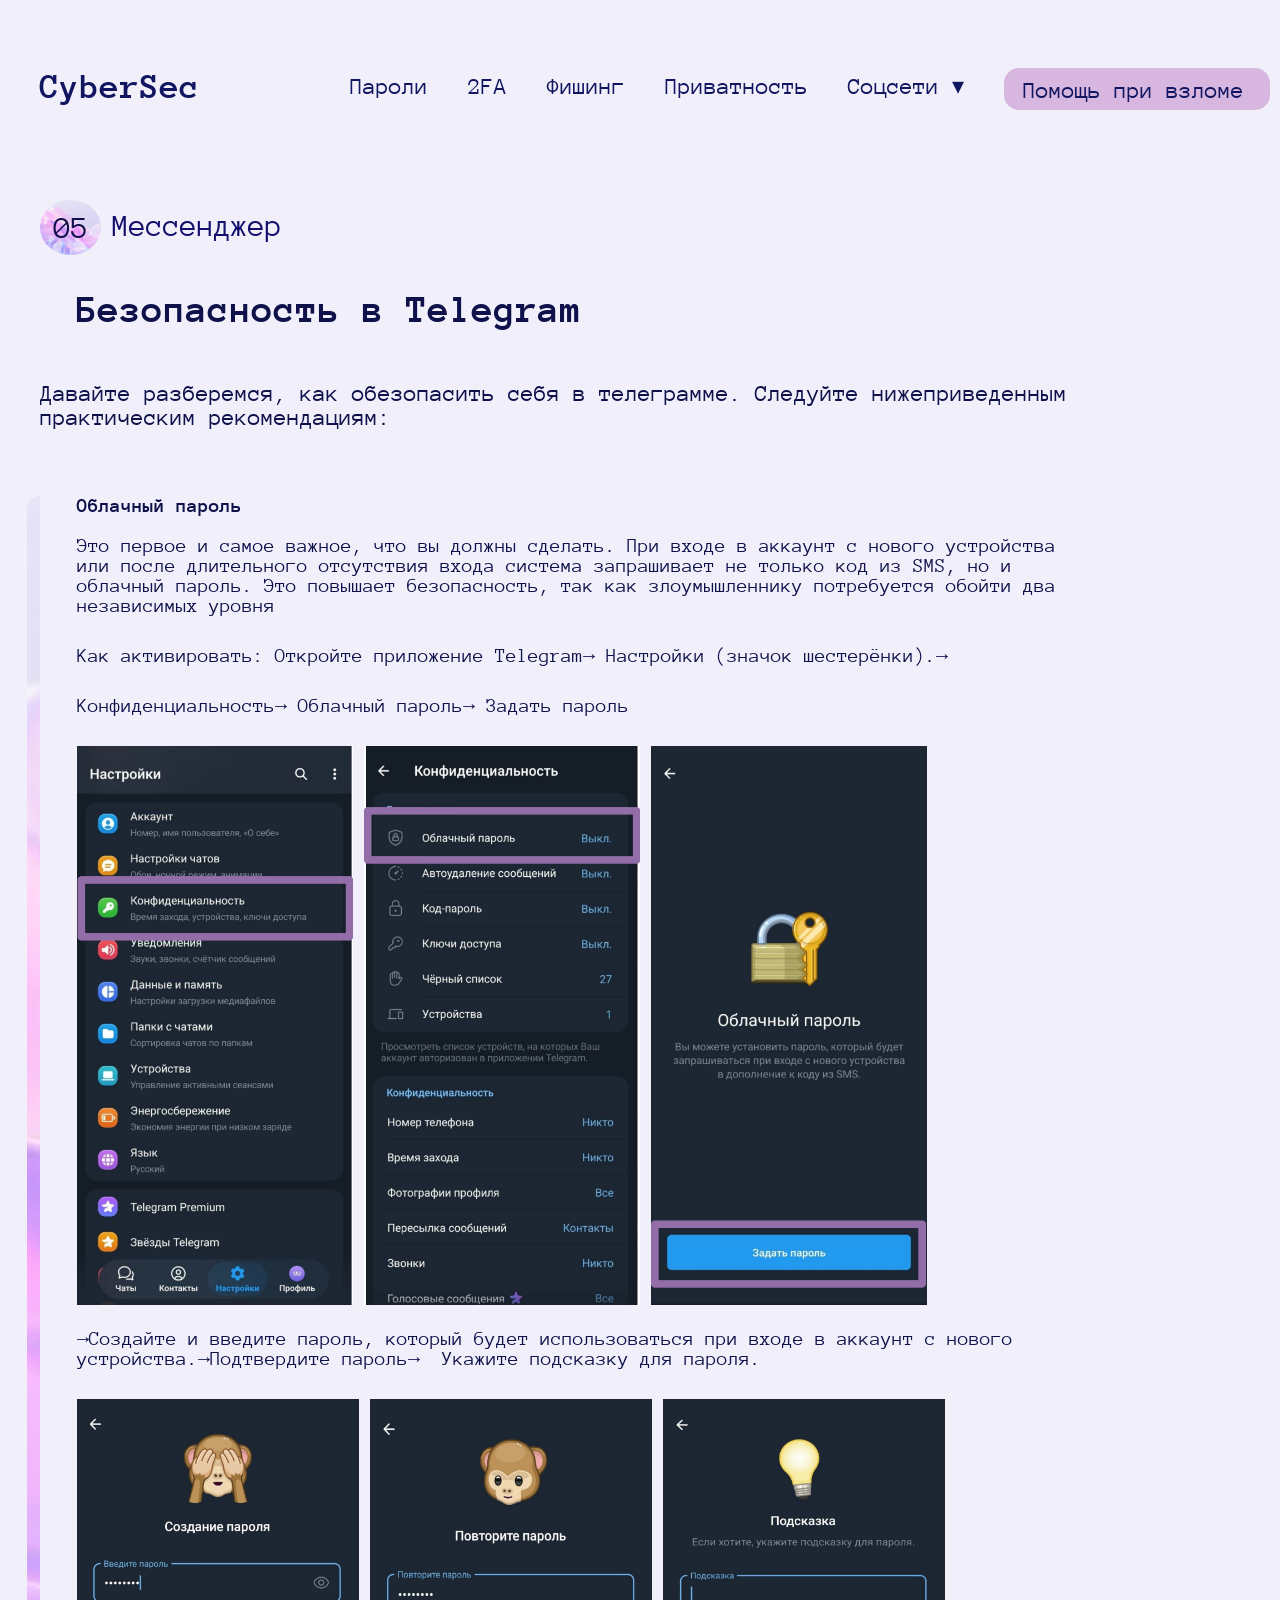
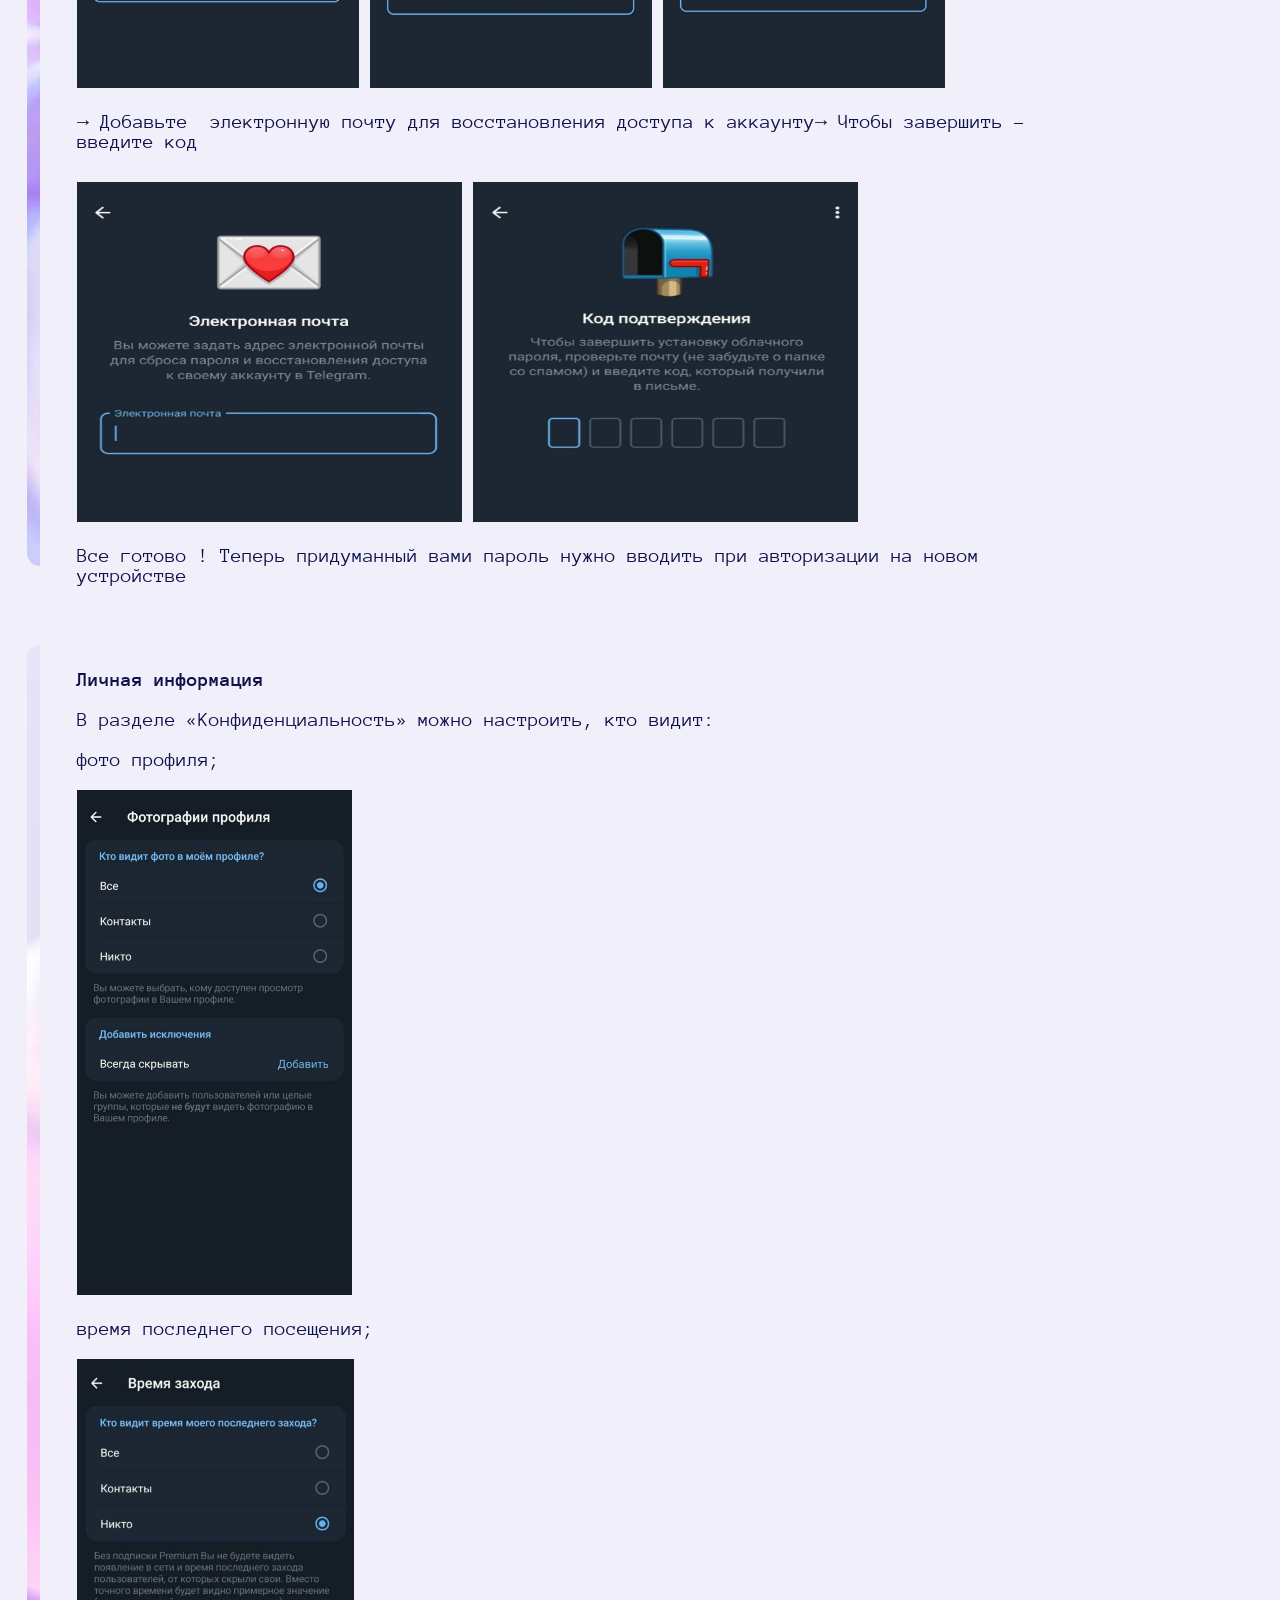
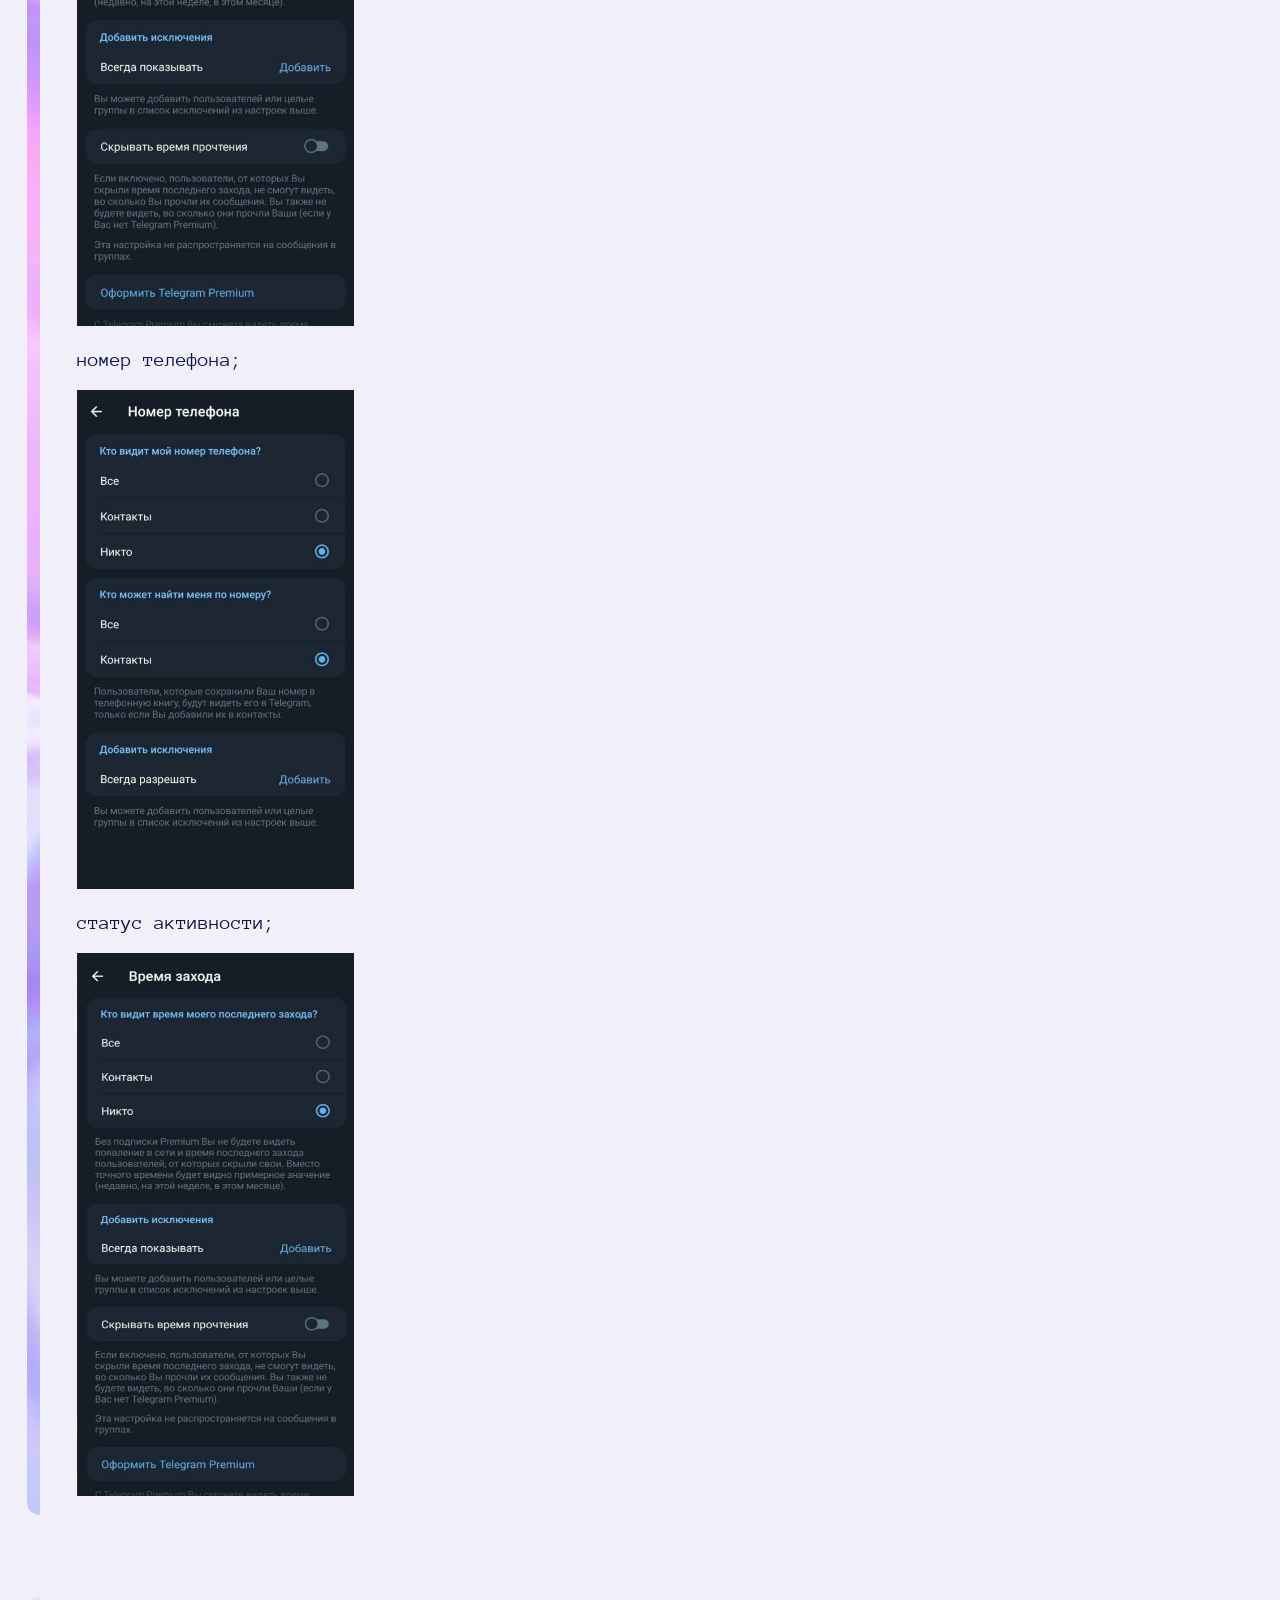
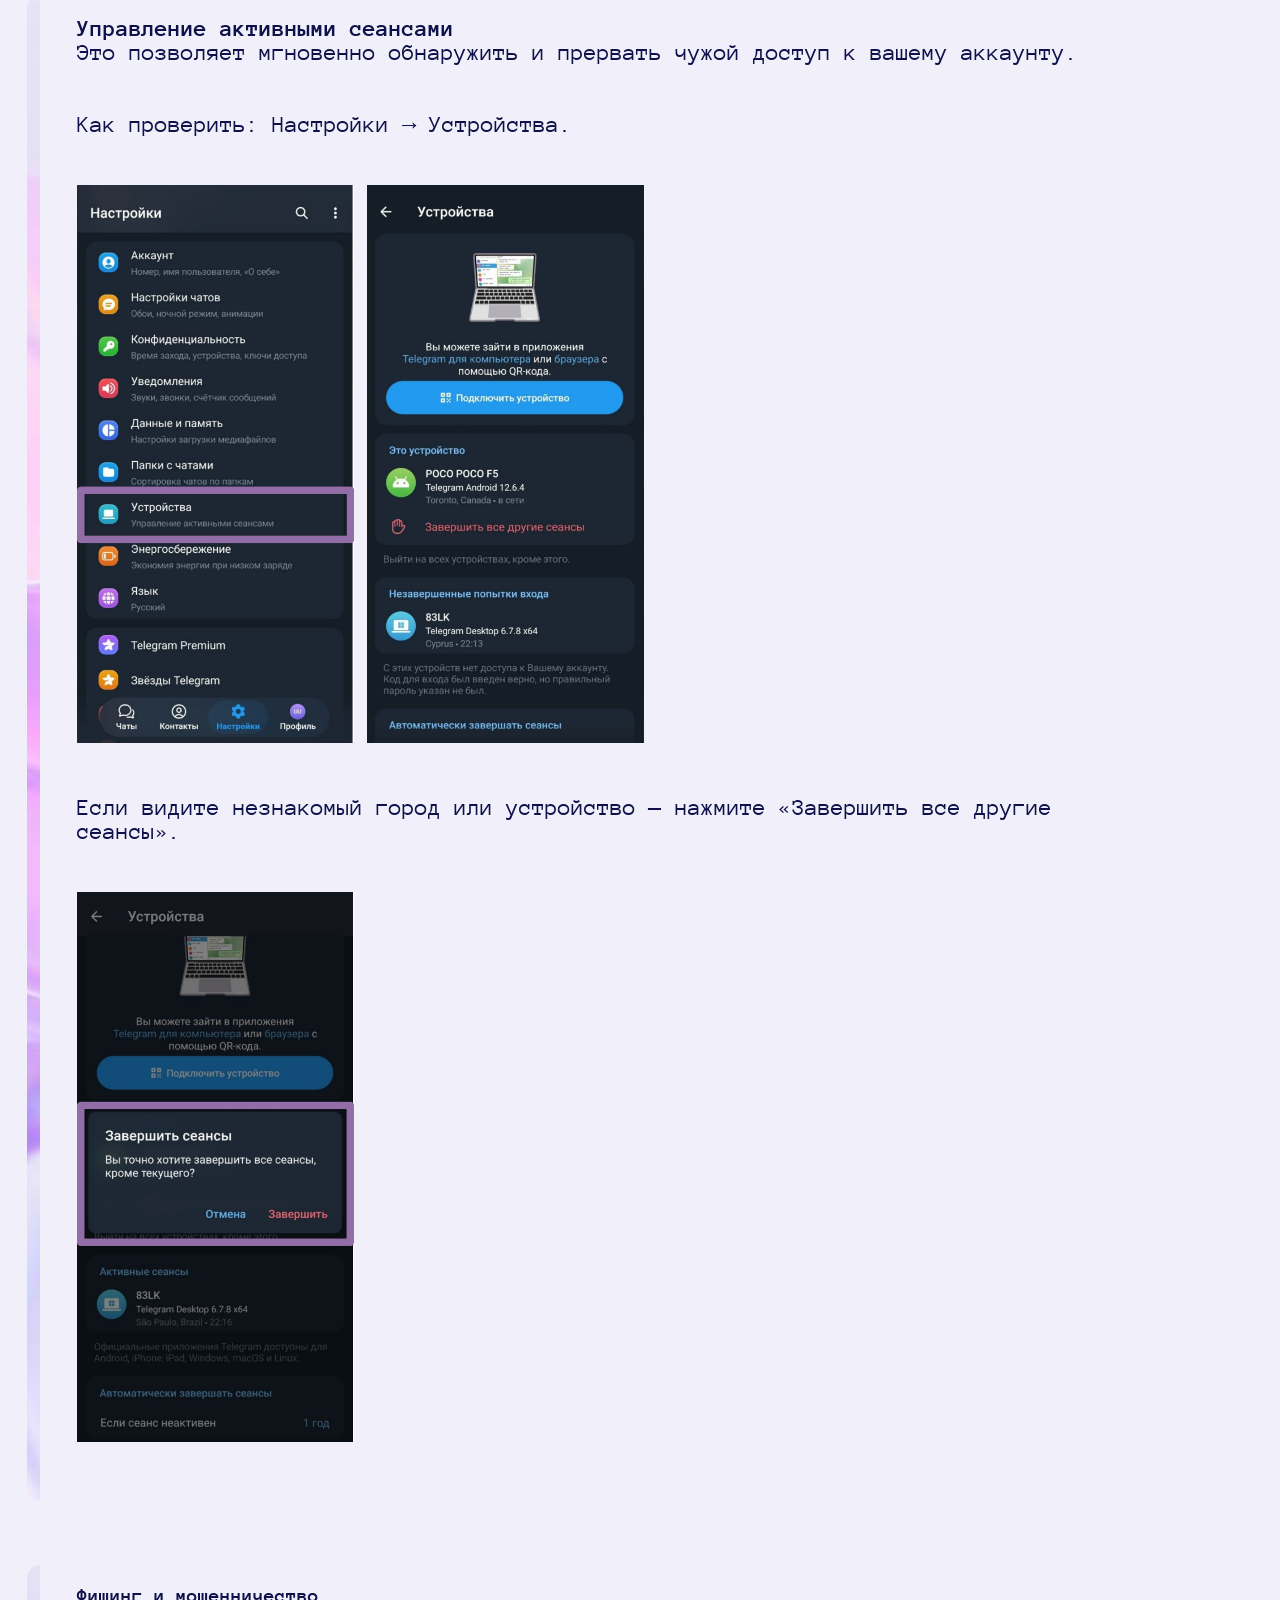
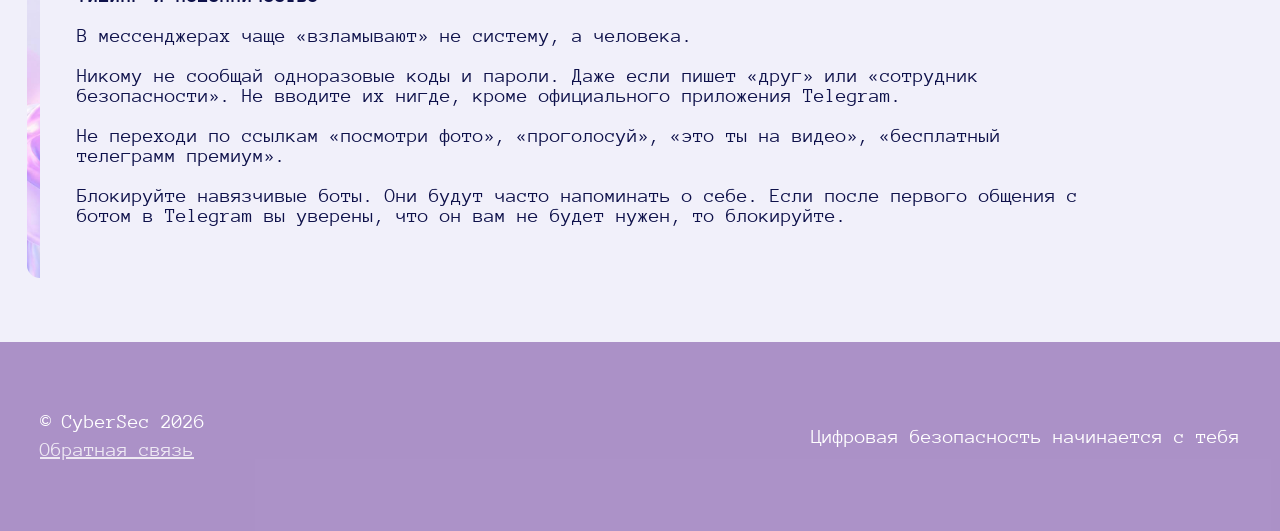
<file: telegram.html>
<!doctype html>
<html lang="ru">
<head>
  <meta charset="UTF-8">
  <link rel="preconnect" href="https://fonts.googleapis.com">
  <link rel="preconnect" href="https://fonts.gstatic.com" crossorigin>
  <link href="https://fonts.googleapis.com/css2?family=Anonymous+Pro&&display=swap" rel="stylesheet">
  <link href="css/telegram.css" rel="stylesheet">
  <link href="css/common.css" rel="stylesheet">
  <title>Телеграм</title>
</head>
<body>
<div class="wrapper">
  <header>
    <nav>
      <h2 class="logotype"><a href="index.html">CyberSec</a></h2>
      <ul class="navigation">
        <li class="navigation-topics"><a href="passwords.html">Пароли</a>
        </li>
        <li class="navigation-topics"><a href="2fa.html">2FA</a>
        </li>
        <li class="navigation-topics"><a href="fishing.html">Фишинг</a>
        </li>
        <li class="navigation-topics"><a href="private.html">Приватность</a>
        </li>
        <li class="navigation-topics dropdown">
          <a href="#" class="dropdown-toggle">Соцсети ▾</a>
          <ul class="dropdown-menu">
            <li><a href="telegram.html">Telegram</a></li>
            <li><a href="max.html">Max</a></li>
            <li><a href="discord.html">Discord</a></li>
          </ul>
        </li>
        <li class="navigation-topics border-box"><a class="border-box-text" href="help.html">Помощь при взломе</a></li>
      </ul>
      </nav>
  </header>
  <main>
    <div class="logo">
      <div class="eclipse">
        <p class="eclipse-number">05</p>
      </div>
    <h2 class="header-title">Мессенджер</h2>
    </div>
    <h1 class="main-title">Безопасность в Telegram</h1>
    <section class="article-1">
      <p class="article-1-text">Давайте разберемся, как обезопасить себя в телеграмме. Следуйте нижеприведенным  практическим рекомендациям:</p>
    </section>
    <section class="article-2">
      <div class="article-2-information">
        <p class="article-2-title">Облачный пароль</p>
        <p class="article-2-information-1">Это первое и самое важное, что вы должны сделать. При входе в аккаунт с нового устройства или после длительного отсутствия входа система запрашивает не только код из SMS, но и облачный пароль. Это повышает безопасность, так как злоумышленнику потребуется обойти два независимых уровня</p>
        <p class="article-2-information-2">Как активировать: Откройте приложение Telegram&rarr; Настройки (значок шестерёнки).&rarr;</p>
        <p class="article-2-information-3">Конфиденциальность&rarr; Облачный пароль&rarr; Задать пароль</p>
        <div class="article-2-photo-1">
          <img src="img/tg1.png" width="276" height="559">
          <img src="img/tg2.png" width="276" height="559">
          <img src="img/tg3.png" width="276" height="559">
        </div>
        <p class="article-2-information-4">&rarr;Создайте и введите пароль, который будет использоваться при входе в аккаунт с нового устройства.&rarr;Подтвердите пароль&rarr;  Укажите подсказку для пароля. </p>
        <div class="article-2-photo-2">
          <img src="img/tg4.png" width="282" height="289">
          <img src="img/tg5.png" width="282" height="289">
          <img src="img/tg6.png" width="282" height="289">
        </div>
        <p class="article-2-information-5">&rarr; Добавьте  электронную почту для восстановления доступа к аккаунту&rarr; Чтобы завершить - введите код </p>
        <div class="article-2-photo-3">
          <img src="img/tg7.png" height="340" width="385">
          <img src="img/tg8.png" height="340" width="385">
        </div>
        <p class="article-2-information-6">Все готово ! Теперь придуманный вами пароль нужно вводить при авторизации на новом устройстве</p>
      </div>
    </section>
    <section class="article-3">
      <div class="article-3-information">
        <p class="article-3-title">Личная информация</p>
        <p class="article-3-text">В разделе «Конфиденциальность» можно настроить, кто видит:</p>
        <ul class="article-3-ul">
          <li class="article-3-li">фото профиля;</li>
          <img src="img/tg9.png" width="275" height="505" class="article-3-photo-1">
          <li class="article-3-li">время последнего посещения;</li>
          <img src="img/tg10.png" width="277" height="567" class="article-3-photo-2">
          <li class="article-3-li">номер телефона;</li>
          <img src="img/tg11.png" width="277" height="499" class="article-3-photo-3">
          <li class="article-3-li">статус активности;</li>
          <img src="img/tg12.png" width="277" height="543" class="article-3-photo-4">
        </ul>
      </div>
    </section>
    <section class="article-4">
      <div class="article-4-information">
        <p class="article-4-title">Управление активными сеансами</p>
        <p class="article-4-text-1">Это позволяет мгновенно обнаружить и прервать чужой доступ к вашему аккаунту.</p>
        <p class="article-4-text-2">Как проверить: Настройки &rarr; Устройства.</p>
        <div class="article-4-photo-1">
          <img src="img/tg13.png" width="277" height="558">
          <img src="img/tg14.png" width="277" height="558">
        </div>
        <p class="article-4-text-3">Если видите незнакомый город или устройство — нажмите «Завершить все другие сеансы».</p>
        <img src="img/tg15.png" width="277" height="550" class="article-4-photo-2">
      </div>
    </section>
    <section class="article-5">
      <div class="article-5-information">
        <p class="article-5-title">Фишинг и мошенничество</p>
        <ul class="article-5-ul">
          <li class="article-5-li">В мессенджерах чаще «взламывают» не систему, а человека.</li>
          <li class="article-5-li">Никому не сообщай одноразовые коды и пароли. Даже если пишет «друг» или «сотрудник безопасности». Не вводите их нигде, кроме официального приложения Telegram.</li>
          <li class="article-5-li">Не переходи по ссылкам «посмотри фото», «проголосуй», «это ты на видео», «бесплатный телеграмм премиум».</li>
          <li class="article-5-li">Блокируйте навязчивые боты. Они будут часто напоминать о себе. Если после первого общения с ботом в Telegram вы уверены, что он вам не будет нужен, то блокируйте.</li>
        </ul>
      </div>
    </section>
    <script src="js/script.js"></script>
  </main>
</div>
<footer>
  <div class="footer-inner">
    <div class="footer-left">
      <p class="footer-copy">© CyberSec 2026</p>
      <a href="#" class="footer-link">Обратная связь</a>
    </div>
    <p class="footer-text">Цифровая безопасность начинается с тебя</p>
  </div>
</footer>
</body>
</html>
</file>
<file: css/index.css>
body {
  font-family: "Anonymous Pro", monospace;
  font-weight: 400;
  font-style: normal;
  font-size: 32px;
  line-height: 32px;
  color: #121661;
  display: flex;
  min-height: 100vh;
  flex-direction: column;
  padding: 0;
  margin: 0;
  overflow-x: hidden;
}

h1, h2 {
  padding: 0;
  margin: 0;
}

.hero {
  width: 100%;
  background-image: url("../img/bgmain.jpg");
  background-repeat: no-repeat;
  background-color:transparent;
  background-size: cover;
  background-position: center;
  background-attachment: fixed;
  padding-left: 9%;
  padding-right: 5%;
  box-sizing: border-box;
}

nav {
  margin-top: 75px;
  margin-bottom: 83px;
  display: flex;
  justify-content: space-between;
  align-items: center;
  width: 100%;
}

.logotype {
  margin: 0;
  padding: 0;
  margin-right: 40px;
  color: #121661;
  white-space: nowrap;
}

.logotype a,
.logotype a:visited,
.logotype a:active {
  text-decoration: none;
  color: #121661;
}

.navigation {
  font-size: 20px;
  line-height: 20px;
  list-style: none;
  display: flex;
  flex-wrap: wrap;
  padding: 0;
  margin: 0;
  margin-top:20px;
  gap: 50px;
  justify-content: flex-end;
  align-items: flex-start;
}

.navigation-topics {
  padding: 0;
  margin: 0;
}

.navigation-topics a,
.navigation-topics a:visited,
.navigation-topics a:active {
  text-decoration: none;
  color: #121661;
}
.navigation-topics:last-child{
  padding-top: 11px;
  padding-bottom: 11px;
  padding-right: 14px;
  padding-left: 14px;
  margin: 0;
  width: 251px;
  margin-top: -10px;
}

.dropdown {
  position: relative;
}

.dropdown-menu {
  display: none;
  position: absolute;
  top: 100%;
  left: 0;
  list-style: none;
  padding: 10px 0;
  margin: 0;
  background: white;
  border-radius: 8px;
  box-shadow: 0 4px 12px rgba(0,0,0,0.15);
  z-index: 100;
  white-space: nowrap;
}

.dropdown-menu li a {
  display: block;
  padding: 8px 20px;
  color: #121661;
  text-decoration: none;
}

.dropdown-menu li a:hover {
  background: #f0f0f0;
}

.dropdown.open .dropdown-menu {
  display: block;
}

.border-box{
  border: 2px #8B168F42;
  border-radius:15px;
  width:100%;
  height:100%;
  background-color:#8B168F42;
  margin:0;
  padding:0;
}

.border-box-text{
  margin-left:14px;
}

main {
  margin-bottom: 100px;
}

.title {
  font-size: clamp(48px, 6vw, 96px);
  line-height: 1.1;
  color: #0E114AB2;
  font-weight: 400;
  max-width: 738px;
  margin-bottom: 40px;
}

.text {
  font-size: clamp(18px, 2vw, 32px);
  background: linear-gradient(to right, #0E114A 0%, #14186A 33.33%, #1B208D 66.66%, #2128B0 100%);
  background-clip: text;
  -webkit-background-clip: text;
  color: transparent;
  max-width: 926px;
  margin-bottom: 70px;
}

.masangers {
  display: flex;
  gap: 40px;
  margin: 0;
  padding: 0;
  list-style: none;
}

.discord{
  margin-right:130px;
}

.safety-check-item {
  display: flex;
  align-items: center;
}

.safety-btn {
  width: 383px;
  height: 63px;
  display: inline-flex;
  align-items: center;
  justify-content: center;
  background: rgba(255, 255, 255, 0.75);
  backdrop-filter: blur(8px);
  -webkit-backdrop-filter: blur(8px);
  border-radius: 30px;
  font-family: "Anonymous Pro", monospace;
  font-size: 24px;
  line-height: 1;
  color: #121661;
  text-decoration: none;
  transition: background 0.2s;
}

.safety-btn:hover {
  background: rgba(255, 255, 255, 0.95);
  box-shadow: 0 6px 28px rgba(139, 22, 143, 0.4);
}

.eclipse {
  width: 120px;
  height: 120px;
  background: white;
  border-radius: 50%;
  display: flex;
  align-items: center;
  justify-content: center;
}

img {
  width: 80px;
  height: 80px;
  border-radius: 50%;
  object-fit: cover;
}


.guide {
  width: 100%;
  box-sizing: border-box;
  padding-left:9%;
  padding-top:137px;
  padding-bottom:310px;
  flex: 1; 
}

.quide-eclipse{
  width: 125px;
  height: 55px;
  background-image: url("../img/bgmain.jpg");
  background-size: cover;
  background-position: center;
  border-radius: 50%;
  display: flex;
  align-items: center;
  justify-content: center;
  margin-bottom:50px;
}

.guide-title{
  font-weight:400;
  font-size:32px;
  line-height:32px;
}

.guide-sub-title{
  font-weight:400;
  font-size:36px;
  line-height:36px;
  width:913px;
  padding-bottom:50px;
  color:#140F6D;
}

.guide-text{
  font-size:24px;
  line-height:24px;
  width:1136px;
  padding-bottom:70px;
}

.guide-list {
  width: 1361px;
  min-height: 304px;
  border-radius: 15px;
  position: relative;
  padding-bottom:0;
}

.guide-list::before {
  content: "";
  position: absolute;
  top: -13px;
  left: 0;
  right: 0;
  height: 13px;
  background-image: url("../img/bgmain.jpg");
  background-size: cover;
  background-position: center 70%;
  border-radius: 15px 15px 0 0;
  pointer-events: none;
}

.guide-list-ul{
  padding-top:50px;
  padding-left:47px;
  list-style:none;
}

.guide-list-li{
  padding:0;
  margin-bottom:20px;
  font-size:20px;
  line-height:20px;
}

.guide-list-li:last-child{
  margin-bottom:0;
}

footer {
  background-color: #8B65B0AD;
  margin-top: auto;
  min-height: 189px;
}

.footer-inner {
  display: flex;
  align-items: center;
  justify-content: space-between;
  height: 189px;
  padding: 0 40px;
}

.footer-left {
  display: flex;
  flex-direction: column;
  gap: 6px;
}

.footer-copy {
  font-size: 20px;
  line-height: 20px;
  color: #FFFFFF;
  margin: 0;
}

.footer-link {
  font-size: 20px;
  color: #FFFFFF;
  text-decoration: underline;
  opacity: 0.8;
}

.footer-link:hover {
  opacity: 1;
}

.footer-text {
  font-size: 20px;
  line-height: 20px;
  color: #FFFFFF;
  margin: 0;
}
</file>
<file: css/2fa.css>
.main-title {
  font-size: 40px;
  line-height: 40px;
  margin-left: 36px;
  width: 900px;
  margin-bottom: 92px;
}
 
.article-1 {
  margin-bottom: 67px;
  width: 1109px;
}
 
.additional-title-1 {
  font-weight: 400;
  margin-bottom: 36px;
  height: 53px;
}
 
.article-2 {
  width: 1118px;
  height: 250px;
  background-image: url("../img/bgmain.jpg");
  background-size: cover;
  background-position: center 10%;
  background-repeat: no-repeat;
  border-radius: 15px;
  margin-bottom: 92px;
}
 
.article-2-information {
  font-size: 20px;
  line-height: 20px;
  background: linear-gradient(to right, #0E114A 0%, #131766 33.33%, #1A208C 66.66%, #2128B0 100%);
  background-clip: text;
  -webkit-background-clip: text;
  color: transparent;
  width: 1071px;
  padding-left: 24px;
  padding-top: 30px;
  padding-bottom: 27px;
  padding-right: 23px;
}
 
.article-2-text {
  margin: 0;
  margin-bottom:20px;
}
 
.article-2-ul {
  padding: 0;
}
 
.article-2-li {
  margin-bottom: 20px;
}
 
.additional-title-2 {
  font-weight: 400;
  margin-bottom: 36px;
  height: 53px;
}
 
.article-3 {
  margin-bottom: 63px;
  display: flex;
}
 
.article-3-information-1 {
  width: 209px;
  min-height: 199px;
  border-radius: 15px;
  padding: 0;
  position: relative;
  margin-right: 60px;
}
 
.article-3-information-1::before {
  content: "";
  position: absolute;
  top: -13px;
  left: 0;
  right: 0;
  height: 13px;
  background-image: url("../img/bgmain.jpg");
  background-size: cover;
  background-position: center 70%;
  border-radius: 15px 15px 0 0;
  pointer-events: none;
}
 
.article-3-information-1-ul {
  padding: 0;
  padding-top: 31px;
  margin-top: 0;
  margin-left: 24px;
  margin-bottom: 6px;
  margin-right: 0;
}
 
.article-3-information-2 {
  width: 217px;
  min-height: 199px;
  border-radius: 15px;
  padding: 0;
  position: relative;
  margin-right: 47px;
}
 
.article-3-information-2::before {
  content: "";
  position: absolute;
  top: -13px;
  left: 0;
  right: 0;
  height: 13px;
  background-image: url("../img/bgmain.jpg");
  background-size: cover;
  background-position: center 70%;
  border-radius: 15px 15px 0 0;
  pointer-events: none;
}
 
.article-3-information-2-ul {
  padding: 0;
  padding-top: 31px;
  margin-top: 0;
  margin-left: 28px;
  margin-bottom: 32px;
  margin-right: 10px;
}
 
.article-3-information-3 {
  width: 576px;
  min-height: 199px;
  border-radius: 15px;
  padding: 0;
  position: relative;
}
 
.article-3-information-3::before {
  content: "";
  position: absolute;
  top: -13px;
  left: 0;
  right: 0;
  height: 13px;
  background-image: url("../img/bgmain.jpg");
  background-size: cover;
  background-position: center 70%;
  border-radius: 15px 15px 0 0;
  pointer-events: none;
}

.article-3-information-3-ul {
  padding: 0;
  margin-top: 31px;
  margin-left: 32px;
  margin-bottom: 10px;
}
 
.article-3-information-1-li,
.article-3-information-2-li,
.article-3-information-3-li {
  font-size: 20px;
  line-height: 20px;
  margin-bottom: 10px;
  list-style: none;
}
 
.article-4 {
  margin-bottom: 115px;
  width: 1003px;
}
 
.article-4-information {
  padding: 0;
  margin-top: 32px;
  margin-left: 43px;
  margin-bottom: 23px;
  margin-right: 63px;
}
 
.article-4-title {
  margin-bottom: 30px;
}
 
.article-4-li {
  list-style: none;
  font-size: 20px;
  line-height: 20px;
  margin-bottom: 20px;
}

.article-4-li:last-child{
  margin-bottom:0;
}

.article-4-ul {
  padding: 0;
}

.article-5{
  border: 7px solid #8B168F42;
  border-radius:15px;
  margin-bottom:100px;
  width:1108px;
}

.article-5-information{
  margin-left:42px;
  margin-bottom:60px;
  margin-right:17px;
  margin-top:68px;
}

.article-5-title{
  font-weight:400;
  font-size:32px;
  line-height:32px;
  margin-bottom:30px;
}

.article-5-list{
  list-style:none;
}

.article-5-item{
  margin-bottom:10px;
}

.article-5-item:last-child{
  margin-bottom:0;
}

.game {
  max-width: 1200px;
  margin: 0 auto;
}

.card {
  background: white;
  border-radius: 22px;
  padding: 32px;
  box-shadow: 0 20px 50px rgba(120, 95, 210, 0.15);
  border: 1px solid #d8d2f0;
}

.steps {
  display: flex;
  justify-content: center;
  gap: 16px;
  margin-bottom: 28px;
}

.step {
  width: 34px;
  height: 34px;
  border-radius: 50%;
  border: 1px solid #d8d2f0;
  display: flex;
  align-items: center;
  justify-content: center;
  color: #6f52d9;
}

.step.active {
  background: #7a5be8;
  color: white;
  border-color: #7a5be8;
}

.badge {
  display: inline-block;
  background: #f1ecff;
  color: #6f52d9;
  padding: 6px 12px;
  border-radius: 8px;
  margin-bottom: 14px;
  font-size: 14px;
}

.option {
  display: flex;
  align-items: center;
  gap: 12px;
  border: 1px solid #d8d2f0;
  padding: 14px 16px;
  border-radius: 12px;
  margin: 10px 0;
  cursor: pointer;
  transition: 0.2s;
}

.option:hover {
  border-color: #7a5be8;
  background: #f4f0ff;
}

.drag-item {
  padding: 14px;
  border: 1px solid #d8d2f0;
  border-radius: 12px;
  margin: 10px 0;
  background: white;
  cursor: grab;
  transition: 0.2s;
}

.drag-item:hover {
  border-color: #7a5be8;
  background: #f4f0ff;
}

button {
  border: none;
  cursor: pointer;
  border-radius: 12px;
  padding: 14px 24px;
  font-family: inherit;
  font-size: 15px;
}

.primary {
  background: #7a5be8;
  color: white;
}

.secondary {
  background: white;
  color: #19165f;
  border: 1px solid #d8d2f0;
}

.secondary:hover {
  background: #f4f0ff;
}

.buttons {
  display: flex;
  justify-content: space-between;
  margin-top: 26px;
  gap: 12px;
}

.feedback {
  display: none;
  margin-top: 22px;
  padding: 20px;
  border-radius: 16px;
  background: #effaf3;
  border: 1px solid #9de0b6;
  color: #155c35;
}

.feedback.show {
  display: block;
}

.feedback.error {
  background: #fff0f0;
  border-color: #ff7070;
  color: #c04141;
}

.progress {
  height: 6px;
  background: #eee9ff;
  border-radius: 20px;
  margin-top: 22px;
  overflow: hidden;
}

.progress-fill {
  height: 100%;
  background: #7a5be8;
  transition: width 0.3s;
}
</file>
<file: css/common.css>
* {
  margin: 0;
  padding: 0;
  box-sizing: border-box;
}

body {
  font-family: "Anonymous Pro", monospace;
  font-weight: 400;
  background-color: #F1F0FA;
  font-style: normal;
  color: #0E114A;
  font-size: 24px;
  line-height: 24px;
  min-height: 100vh;
  display: flex;
  flex-direction: column;
}

h1, h2, h3, h4 {
  margin: 0;
  padding: 0;
}

main {
  flex: 1;
}

.wrapper {
  max-width: 1200px;
  margin: 0 auto;
  width: 100%;
}

nav {
  width: 1300px;
  margin-top: 75px;
  margin-bottom: 83px;
  display: flex;
  justify-content: space-between;
}

.logotype {
  margin: 0;
  padding: 0;
  margin-right: 150px;
  color: #121661;
}

.logotype a {
  text-decoration: none;
  color: #121661;
}

.logotype a:visited,
.logotype a:active {
  color: #121661;
}

.navigation {
  list-style: none;
  display: flex;
  flex-wrap: wrap;
  width: 1400px;
  padding: 0;
  margin: 0;
  padding-right: 70px;
  justify-content: space-between;
}

.navigation-topics {
  padding-bottom: 0;
  margin-bottom: 0;
}

.navigation-topics:last-child {
  margin-right: 0;
}

.navigation-topics a {
  text-decoration: none;
  color: #121661;
}

.navigation-topics a:visited,
.navigation-topics a:active {
  color: #121661;
}

.navigation-topics:last-child{
  padding-top: 11px;
  padding-bottom: 14px;
  padding-right: 14px;
  padding-left: 14px;
  margin: 0;
  width:266px;
  margin-top:-7px;
}

.border-box{
  border: 2px #8B168F42;
  border-radius:15px;
  width:100%;
  height:100%;
  background-color:#8B168F42;
  margin:0;
  padding:0;
}

.border-box-text{
  margin-left:5px;
}

.logo {
  display: flex;
  margin-bottom: 29px;
}

.eclipse {
  width: 61px;
  height: 55px;
  background-image: url("../img/bgmain.jpg");
  background-size: cover;
  background-position: center;
  border-radius: 50%;
  display: flex;
  align-items: center;
  justify-content: center;
  margin-right: 11px;
}

.eclipse-number {
  font-size: 32px;
  line-height: 32px;
}

.header-title {
  margin-top: 10px;
  width: 456px;
  height: 51px;
  font-size: 32px;
  line-height: 32px;
  font-weight: 400;
  color: #140F6D;
}

footer {
  background-color: #8B65B0AD;
  margin-top: auto;
  min-height: 189px;
}

.footer-inner {
  display: flex;
  align-items: center;
  justify-content: space-between;
  height: 189px;
  padding: 0 40px;
}

.footer-left {
  display: flex;
  flex-direction: column;
  gap: 6px;
}

.footer-copy {
  font-size: 20px;
  line-height: 20px;
  color: #FFFFFF;
  margin: 0;
}

.footer-link {
  font-size: 20px;
  color: #FFFFFF;
  text-decoration: underline;
  opacity: 0.8;
}

.footer-link:hover {
  opacity: 1;
}

.footer-text {
  font-size: 20px;
  line-height: 20px;
  color: #FFFFFF;
  margin: 0;
}

.dropdown {
  position: relative;
}

.dropdown-menu {
  display: none;
  position: absolute;
  top: 100%;
  left: 0;
  list-style: none;
  padding: 10px 0;
  margin: 0;
  background: white;
  border-radius: 8px;
  box-shadow: 0 4px 12px rgba(0,0,0,0.15);
  z-index: 100;
  white-space: nowrap;
}

.dropdown-menu li a {
  display: block;
  padding: 8px 20px;
  color: #121661;
  text-decoration: none;
}

.dropdown-menu li a:hover {
  background: #f0f0f0;
}

.dropdown.open .dropdown-menu {
  display: block;
}

.next-page-btn {
  display: none;
  margin: 40px auto;
  padding: 14px 48px;
  background-color: #4c63f1;
  color: #FFFFFF;
  font-family: "Anonymous Pro", monospace;
  font-size: 15px;
  border-radius: 12px;
  cursor: pointer;
  text-decoration: none;
  text-align: center;
}

.next-page-btn:hover {
  background-color: #3a50d9;
  color: #FFFFFF;
}

.next-page-btn.visible {
  display: block;
  width: fit-content;
}
</file>
<file: css/checklist.css>
nav{
    margin-bottom:0;
}

.hero {
  max-width: 900px;
  margin: 0 auto 25px;
  background: white;
  border-radius: 18px;
  box-shadow: 0 10px 30px rgba(120, 95, 210, 0.35);
}

.hero-top {
  display: flex;
  justify-content: space-between;
  align-items: center;
}

.hero-top h1 {
  margin-left:20px;
  font-size: 40px;
  line-height: 48px;
  color: #140F6D;
}

.hero-top img {
  width: 360px;
  height: 200px;
  object-fit: contain;
  flex-shrink: 0;
}

.hero-bottom p {
  margin-left:30px;
  font-size: 20px;
  line-height: 28px;
  color: #0E114A;
  opacity: 0.7;
}

.card {
  max-width: 900px;
  margin: 0 auto 25px;
  background: white;
  border-radius: 18px;
  padding: 30px;
  box-shadow: 0 10px 30px rgba(120, 95, 210, 0.45);
  font-size:16px;
}

h2 {
  margin-bottom: 25px;
}

.item {
  display: grid;
  grid-template-columns: 40px 1fr 160px;
  align-items: center;
  gap: 15px;
  margin-bottom: 16px;
}

.num {
  width: 32px;
  height: 32px;
  background: #f1ecff;
  color: #6f52d9;
  border-radius: 50%;
  display: flex;
  align-items: center;
  justify-content: center;
  font-weight: bold;
}

.answers {
  display: flex;
  gap: 10px;
}

.answers input {
  display: none;
}

.answers label {
  width: 70px;
  padding: 8px 0;
  text-align: center;
  border: 1px solid #d8d2f0;
  border-radius: 8px;
  cursor: pointer;
  color: #6f52d9;
}

.answers input:checked + label {
  background: #7a5be8;
  color: white;
  border-color: #7a5be8;
}

button {
  margin-top: 20px;
  padding: 13px 28px;
  border: none;
  border-radius: 9px;
  background: #7a5be8;
  color: white;
  cursor: pointer;
  font-size: 15px;
}

.result-card {
  text-align: center;
}

.diagram {
  width: 230px;
  height: 230px;
  margin: 25px auto;
  border-radius: 50%;
  background: conic-gradient(#7a5be8 0deg, #c4b5f5 0deg);
  display: flex;
  align-items: center;
  justify-content: center;
}

.diagram::after {
  display: none;
}

.diagram-inner {
  width: 170px;
  height: 170px;
  background: white;
  border-radius: 50%;
}

.result-title {
  color: #7a5be8;
  font-size: 18px;
  margin-top: 10px;
}

.score {
  font-size: 32px;
  font-weight: bold;
  margin: 10px 0;
}

.level {
  font-size: 18px;
  font-weight: bold;
}

main {
  padding: 40px 20px;
}

@media (max-width: 700px) {
  .item {
    grid-template-columns: 40px 1fr;
  }

  .answers {
    grid-column: 2 / 3;
  }
}
</file>
<file: css/discord.css>
.main-title {
  font-weight: 400;
  font-size: 40px;
  line-height: 40px;
  margin-left: 36px;
  margin-bottom: 54px;
  width: 876px;
  height: 63px;
}
 
.article-1 {
  margin-bottom: 60px;
  width: 1114px;
}
 
.article-1-text {
  margin-bottom: 20px;
}
 
.article-1-text:last-child {
  margin-bottom: 0;
}
 
.article-2 {
  width: 1074px;
  min-height: 2280px;
  border-radius: 15px;
  padding: 0;
  position: relative;
  margin-bottom: 98px;
}
 
.article-2::before {
  content: "";
  position: absolute;
  top: 0;
  left: -13px;
  bottom: 0;
  width: 13px;
  height: auto;
  background-image: url("../img/bgmainborder.jpg");
  background-size: cover;
  background-position: center;
  border-radius: 15px 0 0 15px;
  pointer-events: none;
}
 
.article-2-title {
  font-size: 20px;
  line-height: 20px;
  font-weight: 700;
  padding-top: 43px;
  margin-bottom: 36px;
  margin-left: 33px;
}
 
.article-2-information {
  font-size: 20px;
  line-height: 20px;
  margin-left: 59px;
}
 
.article-2-text {
  margin-bottom: 50px;
}
 
.settings {
  margin-bottom: 40px;
}
 
.article-3 {
  width: 1074px;
  min-height: 215px;
  border-radius: 15px;
  padding: 0;
  position: relative;
  margin-bottom: 95px;
}
 
.article-3::before {
  content: "";
  position: absolute;
  top: 0;
  left: -13px;
  bottom: 0;
  width: 13px;
  height: auto;
  background-image: url("../img/bgmainborder.jpg");
  background-size: cover;
  background-position: 37% 15%;
  border-radius: 15px 0 0 15px;
  pointer-events: none;
}
 
.article-3-information {
  width: 1003px;
  padding-top: 18px;
  margin-left: 21px;
  margin-bottom: 27px;
  font-size: 20px;
  line-height: 20px;
}
 
.article-3-title {
  font-weight: 700;
  margin-bottom: 20px;
}
 
.article-3-text {
  margin-bottom: 20px;
}
 
.article-3-text:last-child {
  margin-bottom: 0;
}
 
.article-4 {
  width: 1074px;
  height: 518px;
  border-radius: 15px;
  padding: 0;
  position: relative;
  margin-bottom: 132px;
}
 
.article-4::before {
  content: "";
  position: absolute;
  top: 0;
  left: -13px;
  bottom: 0;
  width: 13px;
  height: auto;
  background-image: url("../img/bgmainborder.jpg");
  background-size: cover;
  background-position: 37% 15%;
  border-radius: 15px 0 0 15px;
  pointer-events: none;
}
 
.article-4-information {
  margin-left: 22px;
  padding-top: 18px;
  margin-bottom: 12px;
  width: 1033px;
  height: 101px;
  font-size: 20px;
  line-height: 20px;
}
 
.article-4-title {
  font-weight: 700;
  margin-bottom: 50px;
}
 
.article-4-text{
  margin-bottom:40px;
}

.article-4-photo{
  margin-left:15px;
}

.article-4-photo img{
  margin-right:25px;
}

.article-5 {
  width: 1074px;
  min-height: 208px;
  border-radius: 15px;
  padding: 0;
  position: relative;
  margin-bottom: 100px;
}
 
.article-5::before {
  content: "";
  position: absolute;
  top: 0;
  left: -13px;
  bottom: 0;
  width: 13px;
  height: auto;
  background-image: url("../img/bgmainborder.jpg");
  background-size: cover;
  background-position: 37% 15%;
  border-radius: 15px 0 0 15px;
  pointer-events: none;
}
 
.article-5-information {
  margin-left: 21px;
  margin-bottom: 13px;
  padding-top: 1px;
  font-size: 20px;
  line-height: 20px;
  width: 1003px;
  height: 172px;
}
 
.article-5-title {
  font-weight: 700;
  margin-bottom: 15px;
}
 
.article-5-text {
  margin-bottom: 15px;
}
 
.article-5-text:last-child {
  margin-bottom: 0;
}
 
.article-6 {
  width: 1074px;
  min-height: 1200px;
  border-radius: 15px;
  padding: 0;
  position: relative;
  margin-bottom: 100px;
}
 
.article-6::before {
  content: "";
  position: absolute;
  top: 0;
  left: -13px;
  bottom: 0;
  width: 13px;
  height: auto;
  background-image: url("../img/bgmainborder.jpg");
  background-size: cover;
  background-position: center;
  border-radius: 15px 0 0 15px;
  pointer-events: none;
}
 
.article-6-information {
  margin-left: 21px;
  margin-bottom: 40px;
  padding-top: 18px;
  width: 1003px;
  height: 189px;
  font-size: 20px;
  line-height: 20px;
}
 
.article-6-title {
  font-weight: 700;
  margin-bottom: 20px;
}
 
.article-6-text:first-child {
  margin-bottom: 20px;
}
</file>
<file: css/fishing.css>
.main-title {
  font-size: 40px;
  line-height: 40px;
  margin-bottom: 74px;
  margin-left: 36px;
  height: 63px;
}
 
.article-1 {
  width: 1110px;
  height: 137px;
  margin-bottom: 56px;
}
 
.article-1-text {
  padding: 0;
  margin: 0;
}
 
.additional-title-1 {
  height: 53px;
  margin-bottom: 34px;
  font-weight: 400;
}
 
.article-2 {
  width: 1118px;
  height: 187px;
  background-image: url("../img/bgmain.jpg");
  background-size: cover;
  background-position: center 10%;
  background-repeat: no-repeat;
  border-radius: 15px;
  margin-bottom: 109px;
}
 
.article-2-ul {
  padding-top: 27px;
  margin-left: 24px;
  width: 1071px;
  list-style: none;
}
 
.article-2-li {
  font-size: 20px;
  line-height: 20px;
  margin-bottom: 20px;
}
 
span {
  font-weight: 700 !important;
}
 
.additional-title-2 {
  margin-bottom: 61px;
  height: 53px;
  font-weight: 400;
}
 
.article-3 {
  display: flex;
  margin-bottom: 64px;
}
 
.article-3-block-1 {
  width: 335px;
  min-height: 148px;
  border-radius: 15px;
  padding: 0;
  position: relative;
  margin-right: 64px;
}
 
.article-3-block-1::before {
  content: "";
  position: absolute;
  top: -13px;
  left: 0;
  right: 0;
  height: 13px;
  background-image: url("../img/bgmain.jpg");
  background-size: cover;
  background-position: center 70%;
  border-radius: 15px 15px 0 0;
  pointer-events: none;
}
 
.article-3-block-2 {
  width: 334px;
  min-height: 148px;
  border-radius: 15px;
  padding: 0;
  position: relative;
  margin-right: 45px;
}
 
.article-3-block-2::before {
  content: "";
  position: absolute;
  top: -13px;
  left: 0;
  right: 0;
  height: 13px;
  background-image: url("../img/bgmain.jpg");
  background-size: cover;
  background-position: center 70%;
  border-radius: 15px 15px 0 0;
  pointer-events: none;
}
 
.article-3-block-3 {
  width: 335px;
  min-height: 148px;
  border-radius: 15px;
  padding: 0;
  position: relative;
  margin-right: 0;
}
 
.article-3-block-3::before {
  content: "";
  position: absolute;
  top: -13px;
  left: 0;
  right: 0;
  height: 13px;
  background-image: url("../img/bgmain.jpg");
  background-size: cover;
  background-position: center 70%;
  border-radius: 15px 15px 0 0;
  pointer-events: none;
}
 
.article-3-information-1,
.article-3-information-2,
.article-3-information-3 {
  width: 310px;
  font-size: 20px;
  line-height: 20px;
  margin-left: 31px;
  margin-top: 34px;
  margin-bottom: 34px;
}
 
.article-3-information-1-title,
.article-3-information-2-title,
.article-3-information-3-title {
  font-weight: 700;
}
 
 
.game {
  max-width: 1200px;
  margin: 0 auto;
}

.card {
  background: white;
  border-radius: 22px;
  padding: 32px;
  box-shadow: 0 20px 50px rgba(120, 95, 210, 0.15);
  border: 1px solid #d8d2f0;
}

.card > p {
  color: #6f52d9;
  margin-bottom: 24px;
}

.email {
  background: #1a1f2e;
  color: #e0e5ff;
  border-radius: 18px;
  padding: 28px;
  line-height: 1.8;
  font-size: 15px;
}

.email-header {
  margin-bottom: 20px;
}

.email hr {
  border-color: #2a3042;
  margin: 16px 0;
}

.danger {
  border: 1px solid transparent;
  border-radius: 6px;
  padding: 2px 8px;
  cursor: pointer;
  transition: 0.2s;
  display: inline-block;
}

.danger:hover {
  background: rgba(255, 107, 107, 0.2);
  border-color: #ff6b6b;
  transform: scale(1.02);
}

.danger.found {
  background: rgba(255, 107, 107, 0.35);
  border-color: #ff4444;
  text-decoration: line-through;
}

.stats {
  display: flex;
  justify-content: space-between;
  align-items: center;
  margin-top: 24px;
  padding: 16px;
  background: #f4f0ff;
  border-radius: 14px;
}

#foundText {
  font-size: 18px;
  font-weight: bold;
  color: #7a5be8;
}

button {
  border: none;
  cursor: pointer;
  border-radius: 12px;
  padding: 10px 20px;
  font-family: inherit;
  font-size: 14px;
}

.primary {
  background: #7a5be8;
  color: white;
}

.secondary {
  background: white;
  color: #19165f;
  border: 1px solid #d8d2f0;
}

.secondary:hover {
  background: #f4f0ff;
}

.feedback {
  display: none;
  margin-top: 22px;
  padding: 20px;
  border-radius: 16px;
  background: #effaf3;
  border: 1px solid #9de0b6;
  color: #155c35;
}

.feedback.show {
  display: block;
}

.phishing-list {
  margin-top: 12px;
  padding-left: 20px;
}

.phishing-list li {
  margin: 8px 0;
}
</file>
<file: css/help.css>
.main-title{
    font-weight:400;
    line-height:40px;
    font-size:40px;
    margin-bottom:72px;
}

.article-1{
    width:1117px;
    margin-bottom:75px;
}

.article-1-text{
    font-size:24px;
    line-height:24px;
}

.article-2-title{
    font-size:24px;
    line-height:24px;
    margin-bottom:65px;
}

.article-2 {
  width: 1074px;
  min-height: 469px;
  border-radius: 15px;
  padding: 0;
  position: relative;
  margin-bottom: 108px;
}
 
.article-2::before {
  content: "";
  position: absolute;
  top: 0;
  left: -13px;
  bottom: 0;
  width: 13px;
  background-image: url("../img/bgmain.jpg");
  background-position: 45% center;  
  background-repeat: no-repeat;
  border-radius: 15px 0 0 15px;
  pointer-events: none;
}

.article-2-information{
    width:1003px;
    margin-left:21px;
    padding-top:12px;
}

.article-2-ul{
    list-style:none;
    width:970px;
}

.article-2-li{
    margin:0;
    padding:0;
    font-size:20px;
    line-height:20px;
}

.article-2-li-title{
    margin-bottom:30px;
}

.article-2-li-text{
    margin-bottom:40px;
}

.article-2-li-text-no-margin{
    margin-bottom:0;
}

.article-3-title{
    font-size:24px;
    line-height:24px;
    margin-bottom:26px;
}

.article-3-image{
    margin-left:117px;
    margin-bottom:20px;
}

.article-3-image ul{
    list-style:none;
    display:flex;
}

.image-telegram{
    margin-right:347px;
}

.image-discord{
    margin-right:304px;
}

.article-3{
    display:flex;
    margin-bottom:127px;
}

.article-3-discord {
  width: 302px;
  border-radius: 15px;
  padding: 0;
  position: relative;
  margin-right:29px;
}
 
.article-3-discord::before {
  content: "";
  position: absolute;
  top: -13px;
  left: 0;
  right: 0;
  height: 13px;
  background-image: url("../img/bgmain.jpg");
  background-size: cover;
  background-position: center 75%;
  border-radius: 15px 15px 0 0;
  pointer-events: none;
}

.article-3-discord-information{
    margin-left:21px;
    padding-top:25px;
    width:255px;
    text-align:center;
}

.article-3-social-title{
    font-weight:400;
    font-size:20px;
    margin-bottom:20px;
}

.article-3-text{
    font-size:20px;
    line-height:20px;
}

.article-3-forms{
    color:#0E114A;
    margin-bottom:20px;
    display: inline-block; 
}

.article-3-telegram {
  width: 344px;
  border-radius: 15px;
  padding: 0;
  position: relative;
  margin-right:32px;
}
 
.article-3-telegram::before {
  content: "";
  position: absolute;
  top: -13px;
  left: 0;
  right: 0;
  height: 13px;
  background-image: url("../img/bgmain.jpg");
  background-size: cover;
  background-position: center 75%;
  border-radius: 15px 15px 0 0;
  pointer-events: none;
}

.article-3-telegram-information{
    width:328px;
    margin-left:8px;
    padding-top:21px;
    text-align:center;
}

.article-3-max {
  width: 390px;
  border-radius: 15px;
  padding: 0;
  position: relative;
}
 
.article-3-max::before {
  content: "";
  position: absolute;
  top: -13px;
  left: 0;
  right: 0;
  height: 13px;
  background-image: url("../img/bgmain.jpg");
  background-size: cover;
  background-position: center 75%;
  border-radius: 15px 15px 0 0;
  pointer-events: none;
}

.article-3-max-information{
    width:329px;
    margin-left:27px;
    padding-top:30px;
    text-align:center;
}

span{
    text-decoration: underline;
}

.article-4 {
  width: 1103px;
  min-height: 183px;
  border-radius: 15px;
  padding: 0;
  position: relative;
  margin-bottom: 108px;
}
 
.article-4::before {
  content: "";
  position: absolute;
  top: 0;
  left: -13px;
  bottom: 0;
  width: 13px;
  background-image: url("../img/bgmain.jpg");
  background-position: 45% center;  
  background-repeat: no-repeat;
  border-radius: 15px 0 0 15px;
  pointer-events: none;
}

.article-4-information{
    width:1039px;
    margin-left:22px;
    padding-top:7px;
}

.article-4-text{
    margin-bottom:20px;
}

.index{
    color:#0E114A;
}
</file>
<file: css/max.css>
.main-title {
  margin-left: 36px;
  margin-bottom: 29px;
  width: 876px;
  height: 63px;
}

.article-1 {
  margin-left: 3px;
  margin-bottom: 70px;
  width: 1117px;
}

.article-1-text-1 {
  margin-bottom: 20px;
}

.article-2 {
  width: 1074px;
  height: 1723px;
  border-radius: 15px;
  position: relative;
  margin-bottom: 129px;
}

.article-2::before {
  content: "";
  position: absolute;
  top: 0;
  left: -13px;
  bottom: 0;
  width: 13px;
  height: auto;
  background-image: url("../img/bgmainborder.jpg");
  background-size: cover;
  background-position: 45% center;
  border-radius: 15px 0 0 15px;
  pointer-events: none;
}

.article-2-information {
  width: 1003px;
  margin-left: 21px;
  padding-top: 23px;
  font-size: 20px;
  line-height: 20px;
}

.article-2-title {
  font-weight: 700;
  margin-bottom: 30px;
}

.article-2-text {
  margin-bottom: 20px;
}

.article-2-information-text{
  margin-bottom:50px;
}

.article-2-photo{
  margin-bottom:100px;
}

.article-2-photo img{
  margin-right:44px;
}

.article-3 {
  width: 975px;
  height: 677px;
  border-radius: 15px;
  position: relative;
  margin-bottom: 115px;
}

.article-3::before {
  content: "";
  position: absolute;
  top: 0;
  left: -13px;
  bottom: 0;
  width: 13px;
  height: auto;
  background-image: url("../img/bgmainborder.jpg");
  background-size: cover;
  background-position: center 15%;
  border-radius: 15px 0 0 15px;
  pointer-events: none;
}

.article-3-information {
  width: 1003px;
  margin-left: 21px;
  padding-top: 18px;
  margin-bottom: 14px;
  font-size: 20px;
  line-height: 20px;
}

.article-3-title {
  font-weight: 700;
  margin-bottom: 20px;
}

.article-3-text {
  margin-bottom: 20px;
}

.article-3 img{
  margin-top:20px;
}

.article-3-ul {
  list-style: none;
  padding: 0;
  margin: 0;
}

.article-3-li {
  margin-bottom: 30px;
}

.xx-1 {
  width: 1074px;
  height: 428px;
  margin-bottom: 137px;
}

.article-4 {
  width: 1074px;
  height: 506px;
  border-radius: 15px;
  position: relative;
  margin-bottom: 115px;
}

.article-4::before {
  content: "";
  position: absolute;
  top: 0;
  left: -13px;
  bottom: 0;
  width: 13px;
  height: auto;
  background-image: url("../img/bgmainborder.jpg");
  background-size: cover;
  background-position: 20% 15%;
  border-radius: 15px 0 0 15px;
  pointer-events: none;
}

.article-4-information {
  width: 1003px;
  margin-left: 21px;
  margin-bottom: 36px;
  padding-top: 26px;
  font-size: 20px;
  line-height: 20px;
}

.article-4-title {
  font-weight: 700;
  margin-bottom: 30px;
}

.article-4-text{
  margin-bottom: 20px;
}
.article-4-photo{
  margin-bottom: 40px;
}
.article-4-photo img{
  margin-right: 44px;
}

.article-5 {
  width: 1074px;
  height: 610px;
  border-radius: 15px;
  position: relative;
  margin-bottom: 101px;
}

.article-5::before {
  content: "";
  position: absolute;
  top: 0;
  left: -13px;
  bottom: 0;
  width: 13px;
  height: auto;
  background-image: url("../img/bgmainborder.jpg");
  background-size: cover;
  background-position: center;
  border-radius: 15px 0 0 15px;
  pointer-events: none;
}

.article-5-information {
  width: 1003px;
  margin-left: 19px;
  padding-top: 9px;
  margin-bottom: 20px;
  font-size: 20px;
  line-height: 20px;
}

.article-5-title {
  font-weight: 700;
  margin-bottom: 20px;
}

.article-5-text {
  margin-bottom: 30px;
}

.article-5-information-text{
  margin-bottom: 40px;
}

.article-5-photo{
  margin-bottom: 60px;
}

.article-5-photo img{
  margin-right: 44px;
}

.article-6 {
  width: 1074px;
  height: 714px;
  border-radius: 15px;
  position: relative;
  margin-bottom: 101px;
}

.article-6::before {
  content: "";
  position: absolute;
  top: 0;
  left: -13px;
  bottom: 0;
  width: 13px;
  height: auto;
  background-image: url("../img/bgmainborder.jpg");
  background-size: cover;
  background-position:10% center;
  border-radius: 15px 0 0 15px;
  pointer-events: none;
}

.article-6-information {
  width: 1003px;
  height: 106px;
  margin-left: 21px;
  padding-top: 23px;
  margin-bottom: 9px;
  font-size: 20px;
  line-height: 20px;
}

.article-6-title {
  font-weight: 700;
  margin-bottom: 20px;
}

.article-6-information-text{
  margin-bottom:20px;
}

.article-6-text{
  margin-bottom:40px;
}

.article-6-photo{
  margin-left:228px;
}

.article-6-photo img{
  margin-right:122px;
}

.article-7 {
  width: 1074px;
  height: 274px;
  border-radius: 15px;
  position: relative;
  margin-bottom: 101px;
}

.article-7::before {
  content: "";
  position: absolute;
  top: 0;
  left: -13px;
  bottom: 0;
  width: 13px;
  height: auto;
  background-image: url("../img/bgmainborder.jpg");
  background-size: cover;
  background-position:10% center;
  border-radius: 15px 0 0 15px;
  pointer-events: none;
}

.article-7-information{
  width: 1003px;
  margin-left: 21px;
  padding-top: 23px;
  margin-bottom: 9px;
  font-size: 20px;
  line-height: 20px;
}

.article-7-title{
  margin-bottom:20px;
}

.article-7-text{
  margin-bottom:20px;
}
</file>
<file: css/passwords.css>
.title {
  font-size: 40px;
  line-height: 40px;
  margin-left: 36px;
  width: 727px;
  height: 105px;
  margin-bottom: 15px;
}
 
.article-1-title,
.article-1-information {
  font-size: 24px;
  line-height: 24px;
}
 
.article-1-title {
  font-weight: 700;
  margin-bottom:20px;
}
 
.article-1 {
  margin-bottom: 65px;
  width: 1109px;
  height: 120px;
}
 
.article-2 {
  width: 1074px;
  height: 78px;
  background-image: url("../img/bgmain.jpg");
  background-size: cover;
  background-position: 0 30%;
  background-repeat: no-repeat;
  border-radius: 20px;
  margin-bottom: 91px;
}
 
.article-2-information {
  font-size: 32px;
  line-height: 32px;
  background: linear-gradient(to right, #0E114A 0%, #191F86 15%, #131766 66.66%, #2128B0 100%);
  background-clip: text;
  -webkit-background-clip: text;
  color: transparent;
  margin-left: 32px;
  padding-top: 26px;
  margin-bottom: 20px;
  margin-right: 22px;
}
 
.article-3 {
  display: flex;
  margin-bottom: 68px;
}
 
.article-3-strong {
  width: 500px;
  height: 479px;
  border: 7px solid;
  border-radius: 15px;
  border-color: #A6C7A18C;
  margin-right: 79px;
}
 
.article-3-title {
  display: flex;
  padding:0;
  margin-top: 68px;
  margin-left: 54px;
  margin-bottom: 20px;
}
 
.article-3-title-head {
  font-size: 24px;
  line-height: 24px;
  width: 453px;
  height: 50px;
  font-weight:400;
}
 
.article-3-strong-information-title {
  font-weight: 700;
  font-style: bold;
  font-size: 16px;
  line-height: 16px;
  margin-bottom: 20px;
}
 
.article-3-strong-information-text {
  font-size: 16px;
  line-height: 16px;
  margin-bottom: 20px;
}
 
.article-3-strong-information-li {
  list-style: none;
  margin-left:54px;
}
 
.article-3-weak {
  width: 500px;
  height: 479px;
  border: 7px solid;
  border-radius: 15px;
  border-color: #FFA9CA8C;
}
 
.article-3-weak-information {
  margin-left: 54px;
  margin-bottom: 24px;
}
 
.article-3-weak-information-text {
  font-size: 16px;
  line-height: 16px;
  margin-bottom:20px;
}
 
.article-3-weak-information-li {
  list-style: none;
  margin-bottom:20px;
}
 
.article-3-weak-information-ul {
  margin: 0;
  padding: 0;
}
 
.article-3-span {
  font-weight: 700;
  font-style: bold;
  font-size: 16px;
  line-height: 16px;
}
 
 
.types-title {
  font-size: 24px;
  line-height: 24px;
  width: 910px;
  height: 53px;
  margin-bottom: 22px;
}
 
.article-4 {
  display: flex;
  margin-bottom: 92px;
}
 
.article-4-strong {
  width: 500px;
  height: 127px;
  background: linear-gradient(to right, #B5DAB08C, #9AB9958C, #70876D8C);
  border-radius: 15px;
  margin-right: 96px;
}
 
.article-4-weak {
  width: 478px;
  height: 127px;
  background: linear-gradient(to right, #FFA9CA8C, #EF9EBD8C, #CB86A18C,#9965798C);
  border-radius: 15px;
  margin-bottom: 15px;
}
 
.article-4-title,
.article-4-text {
  font-size: 16px;
  line-height: 16px;
  margin-bottom:10px;
}
 
.article-4 h3 {
  font-weight: 400;
}
 
.article-4-strong-information,
.article-4-weak-information {
  width: 457px;
  height: 96px;
  padding: 0;
  margin-left: 22px;
  margin-bottom: 13px;
  margin-top:18px;
}
 
 
.article-5 {
  width: 1112px;
  min-height: 205px;
  border-radius: 15px;
  padding: 0;
  position: relative;
  margin-bottom: 77px;
}
 
.article-5::before {
  content: "";
  position: absolute;
  top: -13px;
  left: 0;
  right: 0;
  height: 13px;
  background-image: url("../img/bgmain.jpg");
  background-size: cover;
  background-position: center 70%;
  border-radius: 15px 15px 0 0;
  pointer-events: none;
}
 
.article-5-information {
  padding-top: 32px;
  width: 1068px;
  height: 140px;
  margin-left: 22px;
  margin-bottom: 20px;
}
 
.article-5-text,
.article-5-title {
  font-size: 20px;
  line-height: 20px;
}

.article-5-title{
  margin-bottom:20px;
}

.article-5 h3 {
  font-weight: 400 !important;
}
 
.article-5-span {
  font-style: bold;
  font-weight: 700;
}
 
 
.article-6 {
  width: 1112px;
  height: 221px;
  background-image: url("../img/bgmain.jpg");
  background-size: cover;
  background-position: center 10%;
  background-repeat: no-repeat;
  border-radius: 15px;
  margin-bottom: 78px;
}
 
.article-6-title {
  font-size: 24px;
  line-height: 24px;
  margin-bottom: 20px;
}
 
.article-6 h3 {
  font-weight: 400;
}
 
.article-6-information {
  width: 765px;
  padding-top: 23px;
  margin-bottom: 0;
  margin-left: 26px;
}
 
.article-6-ul {
  padding: 0;
}
 
.article-6-li {
  list-style: none;
  font-size: 20px;
  line-height: 20px;
  margin-bottom: 10px;
}
 
.article-7 {
  width: 1112px;
  min-height: 128px;
  border-radius: 15px;
  padding: 0;
  position: relative;
  margin-bottom: 64px;
}
 
.article-7::before {
  content: "";
  position: absolute;
  top: -13px;
  left: 0;
  right: 0;
  height: 13px;
  background-image: url("../img/bgmain.jpg");
  background-size: cover;
  background-position: center 60%;
  border-radius: 15px 15px 0 0;
  pointer-events: none;
}
 
.article-7-text {
  font-weight: 400;
  font-size: 20px;
  line-height: 36px;
  width: 1069px;
  padding-top: 22px;
  margin-left: 26px;
}
 
.article-7-span {
  font-weight: 700;
  font-style: bold;
  color: #0E114A;
}
 
.card {
  background: white;
  border-radius: 22px;
  padding: 32px;
  box-shadow: 0 20px 50px rgba(120, 95, 210, 0.15);
  border: 1px solid #d8d2f0;
}

.steps {
  display: flex;
  justify-content: center;
  gap: 16px;
  margin-bottom: 28px;
}

.step {
  width: 34px;
  height: 34px;
  border-radius: 50%;
  border: 1px solid #d8d2f0;
  display: flex;
  align-items: center;
  justify-content: center;
  color: #6f52d9;
}

.step.active {
  background: #7a5be8;
  color: white;
  border-color: #7a5be8;
}

.badge {
  display: inline-block;
  background: #f1ecff;
  color: #6f52d9;
  padding: 6px 12px;
  border-radius: 8px;
  margin-bottom: 14px;
  font-size: 14px;
}

.option {
  display: flex;
  align-items: center;
  gap: 12px;
  border: 1px solid #d8d2f0;
  padding: 14px 16px;
  border-radius: 12px;
  margin: 10px 0;
  cursor: pointer;
  transition: 0.2s;
}

.option:hover {
  border-color: #7a5be8;
  background: #f4f0ff;
}

button {
  border: none;
  cursor: pointer;
  border-radius: 12px;
  padding: 14px 24px;
  font-family: inherit;
  font-size: 15px;
}

.primary {
  background: #7a5be8;
  color: white;
}

.secondary {
  background: white;
  color: #19165f;
  border: 1px solid #d8d2f0;
}

.secondary:hover {
  background: #f4f0ff;
}

.buttons {
  display: flex;
  justify-content: space-between;
  margin-top: 26px;
  gap: 12px;
}

.feedback {
  display: none;
  margin-top: 22px;
  padding: 20px;
  border-radius: 16px;
  background: #effaf3;
  border: 1px solid #9de0b6;
  color: #155c35;
}

.feedback.show {
  display: block;
}

.feedback.error {
  background: #fff0f0;
  border-color: #ff7070;
  color: #c04141;
}

.progress {
  height: 6px;
  background: #eee9ff;
  border-radius: 20px;
  margin-top: 22px;
  overflow: hidden;
}

.progress-fill {
  height: 100%;
  background: #7a5be8;
  transition: width 0.3s;
}

input[type="password"] {
  width: 100%;
  padding: 16px;
  border-radius: 12px;
  border: 1px solid #d8d2f0;
  font-family: inherit;
  font-size: 16px;
  margin-top: 10px;
}
</file>
<file: css/private.css>
.main-title {
  font-size: 40px;
  line-height: 40px;
  width: 876px;
  height: 63px;
  margin-left: 36px;
  margin-bottom: 78px;
}
 
.article-1 {
  width: 1109px;
  height: 137px;
  margin-bottom: 27px;
}
 
.article-2 {
  width: 1119px;
  min-height: 605px;
  border-radius: 15px;
  padding: 0;
  position: relative;
  margin-bottom: 83px;
}
 
.article-2::before {
  content: "";
  position: absolute;
  top: -13px;
  left: 0;
  right: 0;
  height: 13px;
  background-image: url("../img/bgmain.jpg");
  background-size: cover;
  background-position: center 70%;
  border-radius: 15px 15px 0 0;
  pointer-events: none;
}
 
.article-2-li h3,
.article-2-li p {
  margin: 0;
  padding: 0;
}
 
.article-2-text {
  width: 1092px;
  height: 70px;
  margin-bottom: 40px;
  margin-left: 52px;
  padding-top: 52px;
}
 
.article-2-ul {
  list-style: none;
  padding: 0;
  margin-left: 26px;
}
 
.article-2-li {
  margin-bottom: 30px;
  margin-left: 26px;
  font-size: 20px;
  line-height: 20px;
}
 
.article-2-li h3 {
  margin-bottom: 0;
  padding-bottom: 0;
}
 
.additional-title {
  width: 1084px;
  margin-bottom: 60px;
}
 
main h2 {
  font-weight: 400 !important;
  font-size: 28px;
}
 
.article-3 {
  width: 1118px;
  height: 93px;
  background-image: url("../img/bgmain.jpg");
  background-size: cover;
  background-position: center 15%;
  background-repeat: no-repeat;
  border-radius: 15px;
  margin-bottom: 70px;
}
 
.article-3-text {
  padding-top: 20px;
}
 
.article-4 {
  display: flex;
  margin-bottom: 23px;
}
 
.article-4-information-1 {
  width: 508px;
  min-height: 164px;
  border-radius: 15px;
  padding: 0;
  position: relative;
  margin-right: 55px;
}
 
.article-4-information-1::before {
  content: "";
  position: absolute;
  top: -13px;
  left: 0;
  right: 0;
  height: 13px;
  background-image: url("../img/bgmain.jpg");
  background-size: cover;
  background-position: center 65%;
  border-radius: 15px 15px 0 0;
  pointer-events: none;
}
 
.article-4-information-1-title,
.article-4-information-1-text {
  width: 456px;
  font-size: 20px;
  line-height: 20px;
  margin-left: 20px;
}
 
.article-4-information-2 {
  width: 555px;
  min-height: 164px;
  border-radius: 15px;
  padding: 0;
  position: relative;
}
 
.article-4-information-2::before {
  content: "";
  position: absolute;
  top: -13px;
  left: 0;
  right: 0;
  height: 13px;
  background-image: url("../img/bgmain.jpg");
  background-size: cover;
  background-position: center 75%;
  border-radius: 15px 15px 0 0;
  pointer-events: none;
}
 
.article-4-information-2-title,
.article-4-information-2-text {
  width: 544px;
  font-size: 20px;
  line-height: 20px;
  margin-left: 20px;
}

.article-4-information-1-title,
.article-4-information-2-title{
  margin-bottom:20px;
  margin-top:10px;
}
 
.game {
  max-width: 1200px;
  margin: 0 auto;
}

.card {
  background: white;
  border-radius: 22px;
  padding: 32px;
  box-shadow: 0 20px 50px rgba(120, 95, 210, 0.15);
  border: 1px solid #d8d2f0;
}

.card > p {
  color: #6f52d9;
  margin-bottom: 24px;
}

.drag-container {
  display: flex;
  flex-wrap: wrap;
  gap: 12px;
  margin: 24px 0;
  padding: 20px;
  background: #f4f0ff;
  border-radius: 20px;
  min-height: 120px;
}

.privacy-chip {
  padding: 12px 20px;
  border-radius: 14px;
  border: 1px solid #d8d2f0;
  background: white;
  cursor: grab;
  transition: 0.2s;
  user-select: none;
}

.privacy-chip:hover {
  border-color: #7a5be8;
  background: #f4f0ff;
  transform: translateY(-2px);
}

.privacy-chip:active {
  cursor: grabbing;
}

.privacy-chip.dragging {
  opacity: 0.5;
}

.privacy-zones {
  display: flex;
  gap: 20px;
  margin: 26px 0;
}

.privacy-zone {
  flex: 1;
  min-height: 280px;
  border: 2px dashed #d8d2f0;
  border-radius: 18px;
  padding: 16px;
  background: rgba(255, 255, 255, 0.6);
  transition: 0.2s;
}

.privacy-zone:hover {
  background: #f4f0ff;
}

.privacy-zone.hover {
  background: #eee9ff;
  transform: scale(1.02);
}

.privacy-zone.private {
  border-color: #8eddb0;
  background: #f0fff4;
}

.privacy-zone.friends {
  border-color: #b8aef5;
  background: #f4f0ff;
}

.privacy-zone.public {
  border-color: #ffb199;
  background: #fff5f0;
}

.privacy-zone h3 {
  font-size: 18px;
  margin-bottom: 8px;
}

.privacy-zone p {
  color: #6f52d9;
  font-size: 14px;
  margin-bottom: 12px;
}

.zone-items {
  display: flex;
  flex-direction: column;
  gap: 8px;
  margin-top: 12px;
}

.zone-item {
  padding: 8px 12px;
  background: white;
  border-radius: 10px;
  border: 1px solid #d8d2f0;
  font-size: 14px;
  display: flex;
  justify-content: space-between;
  align-items: center;
}

.zone-item button {
  background: none;
  border: none;
  color: #ff7070;
  cursor: pointer;
  font-size: 18px;
  padding: 0 8px;
}

.zone-item button:hover {
  color: #ff4444;
}

button {
  border: none;
  cursor: pointer;
  border-radius: 12px;
  padding: 14px 24px;
  font-family: inherit;
  font-size: 15px;
}

.primary {
  background: #7a5be8;
  color: white;
}

.secondary {
  background: white;
  color: #19165f;
  border: 1px solid #d8d2f0;
}

.secondary:hover {
  background: #f4f0ff;
}

.buttons {
  display: flex;
  justify-content: space-between;
  margin-top: 26px;
  gap: 12px;
}

.feedback {
  display: none;
  margin-top: 22px;
  padding: 20px;
  border-radius: 16px;
  background: #effaf3;
  border: 1px solid #9de0b6;
  color: #155c35;
}

.feedback.show {
  display: block;
}

.feedback.error {
  background: #fff0f0;
  border-color: #ff7070;
  color: #c04141;
}

@media (max-width: 850px) {
  .privacy-zones {
    flex-direction: column;
  }
}
</file>
<file: css/telegram.css>
.main-title {
  margin-left: 36px;
  margin-bottom: 30px;
  font-size: 40px;
  line-height: 40px;
  height: 62px;
}
 
.article-1 {
  margin-bottom: 12px;
  width: 1113px;
  height: 91px;
}
 
.article-1-text {
  margin: 0;
  padding: 0;
}
 
.article-2 {
  width: 1074px;
  min-height: 1670px;
  border-radius: 15px;
  padding: 0;
  position: relative;
  margin-bottom: 79px;
}
 
.article-2::before {
  content: "";
  position: absolute;
  top: 0;
  left: -13px;
  bottom: 0;
  width: 13px;
  height: auto;
  background-image: url("../img/bgmain.jpg");
  background-size: cover;
  background-position: 35% center;
  border-radius: 15px 0 0 15px;
  pointer-events: none;
}
 
.article-2-information {
  width: 1003px;
  height: 255px;
  margin-left: 37px;
  margin-top: 23px;
  margin-bottom: 31px;
  font-size: 20px;
  line-height: 20px;
}
 
.article-2-title {
  font-weight: 700;
  margin-top: 23px;
  margin-bottom:20px;
}

.article-2-information-1,
.article-2-information-2,
.article-2-information-3,
.article-2-information-4,
.article-2-information-5{
  margin-bottom:30px;
}

.article-2 img{
  margin-bottom:20px;
}
.article-3 {
  width: 1074px;
  min-height: 2470px;
  border-radius: 15px;
  padding: 0;
  position: relative;
  margin-bottom: 81px;
}
 
.article-3::before {
  content: "";
  position: absolute;
  top: 0;
  left: -13px;
  bottom: 0;
  width: 13px;
  height: auto;
  background-image: url("../img/bgmain.jpg");
  background-size: cover;
  background-position: 34% 15%;
  border-radius: 15px 0 0 15px;
  pointer-events: none;
}
 
.article-3-information {
  width: 1003px;
  height: 240px;
  font-size: 20px;
  line-height: 20px;
  margin-left: 37px;
  margin-bottom: 25px;
  padding-top: 25px;
}
 
.article-3-title {
  font-weight: 700;
  margin-bottom: 20px;
  padding: 0;
}
 
.article-3-text {
  margin: 0;
  padding: 0;
  margin-bottom: 20px;
}
 
.article-3-ul {
  padding: 0;
  margin: 0;
  list-style: none;
}
 
.article-3-li {
  margin-bottom: 20px;
}
 
.article-3 img{
  margin-bottom:20px;
}

.article-4 {
  width: 1074px;
  min-height: 1505px;
  border-radius: 15px;
  padding: 0;
  position: relative;
  margin-bottom: 64px;
}
 
.article-4::before {
  content: "";
  position: absolute;
  top: 0;
  left: -13px;
  bottom: 0;
  width: 13px;
  height: auto;
  background-image: url("../img/bgmain.jpg");
  background-size: cover;
  background-position: 37% 15%;
  border-radius: 15px 0 0 15px;
  pointer-events: none;
}
 
.article-4-information {
  padding-top: 21px;
  margin-left: 37px;
}
 
.article-4-title {
  font-weight: 700;
}
.article-4-text-1,
.article-4-text-2,
.article-4-text-3 {
  margin-bottom: 48px;
}
 
.article-4 img{
  margin-bottom:48px;
}

.article-5 {
  width: 1074px;
  min-height: 313px;
  border-radius: 15px;
  padding: 0;
  position: relative;
  margin-bottom: 64px;
}
 
.article-5::before {
  content: "";
  position: absolute;
  top: 0;
  left: -13px;
  bottom: 0;
  width: 13px;
  height: auto;
  background-image: url("../img/bgmain.jpg");
  background-size: cover;
  background-position: center 15%;
  border-radius: 15px 0 0 15px;
  pointer-events: none;
}
 
.article-5-information {
  width: 1003px;
  height: 292px;
  margin-left: 37px;
  padding-top: 21px;
  margin-right: 36px;
  font-size: 20px;
  line-height: 20px;
}
 
.article-5-title {
  font-weight: 700;
  margin-bottom: 20px;
}
 
.article-5-ul {
  margin: 0;
  padding: 0;
  list-style: none;
  margin-bottom: 20px;
}
 
.article-5-li {
  margin-bottom: 20px;
}
</file>
